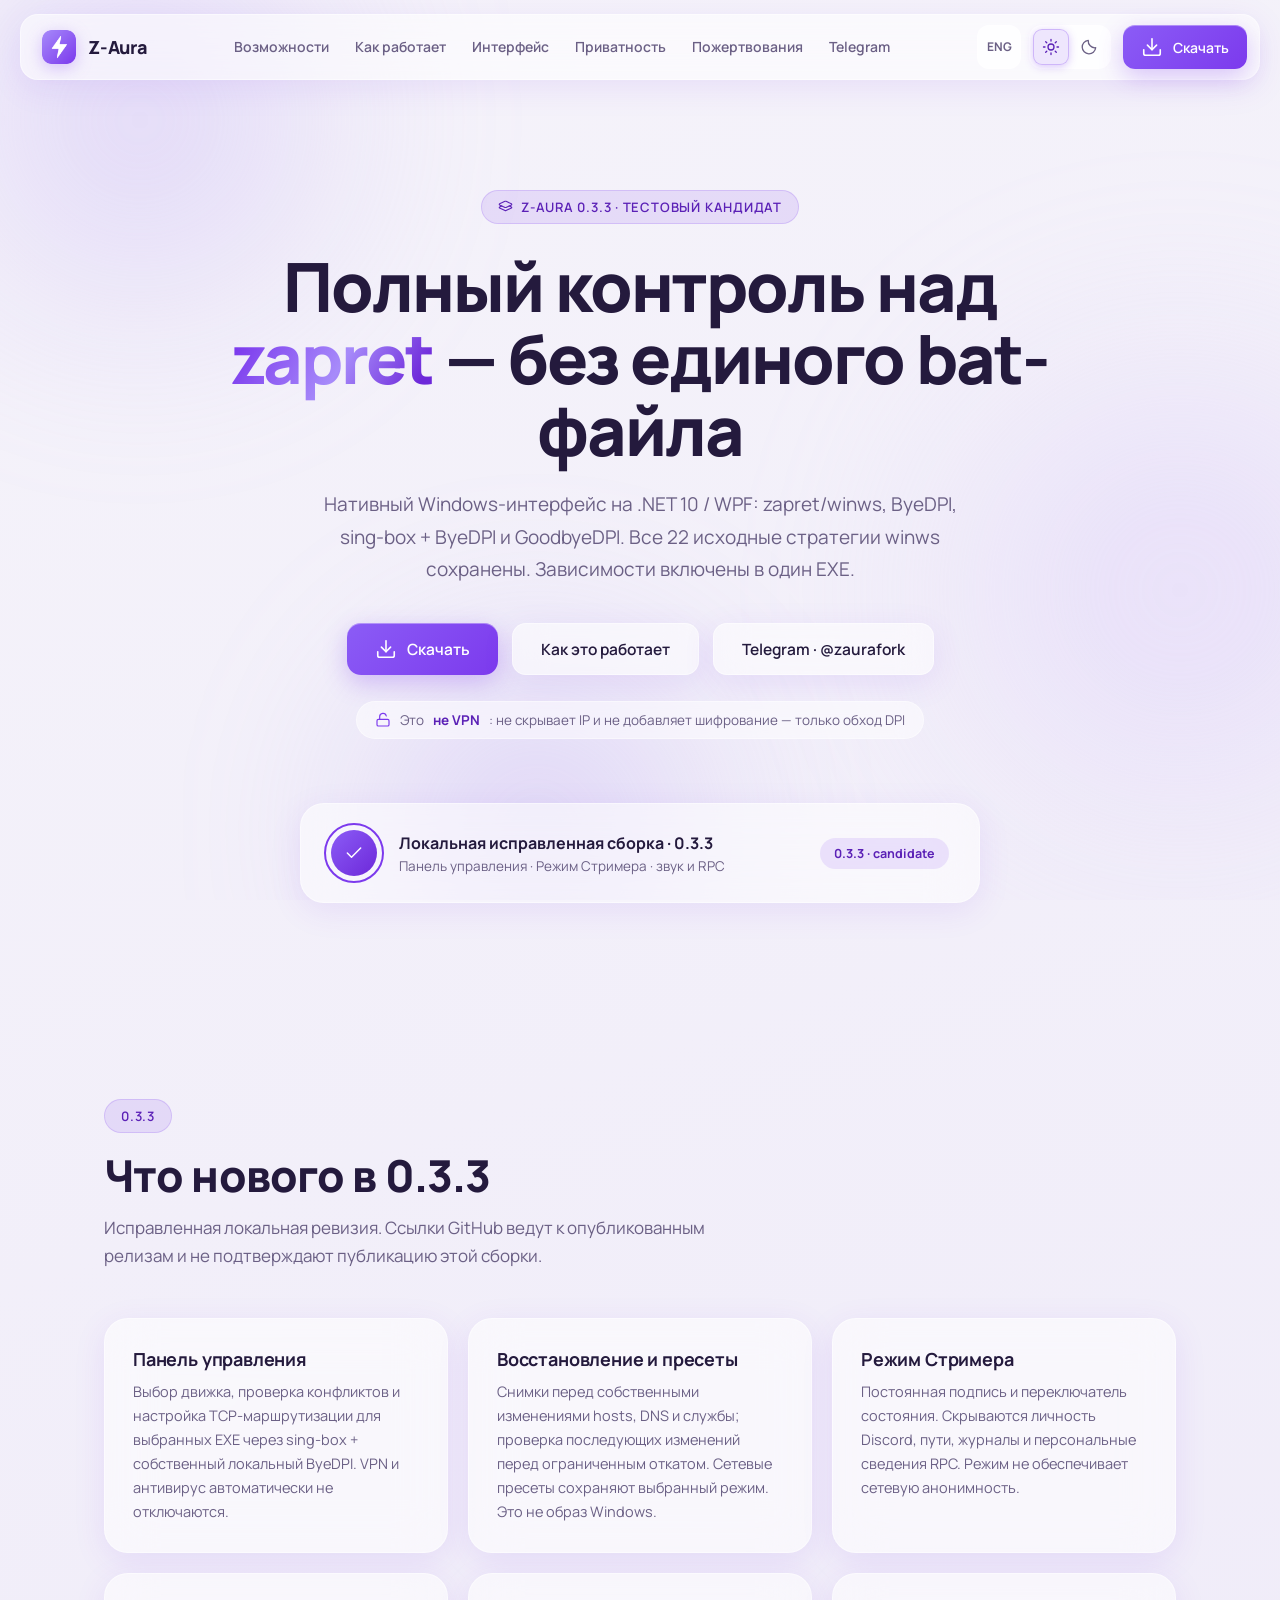
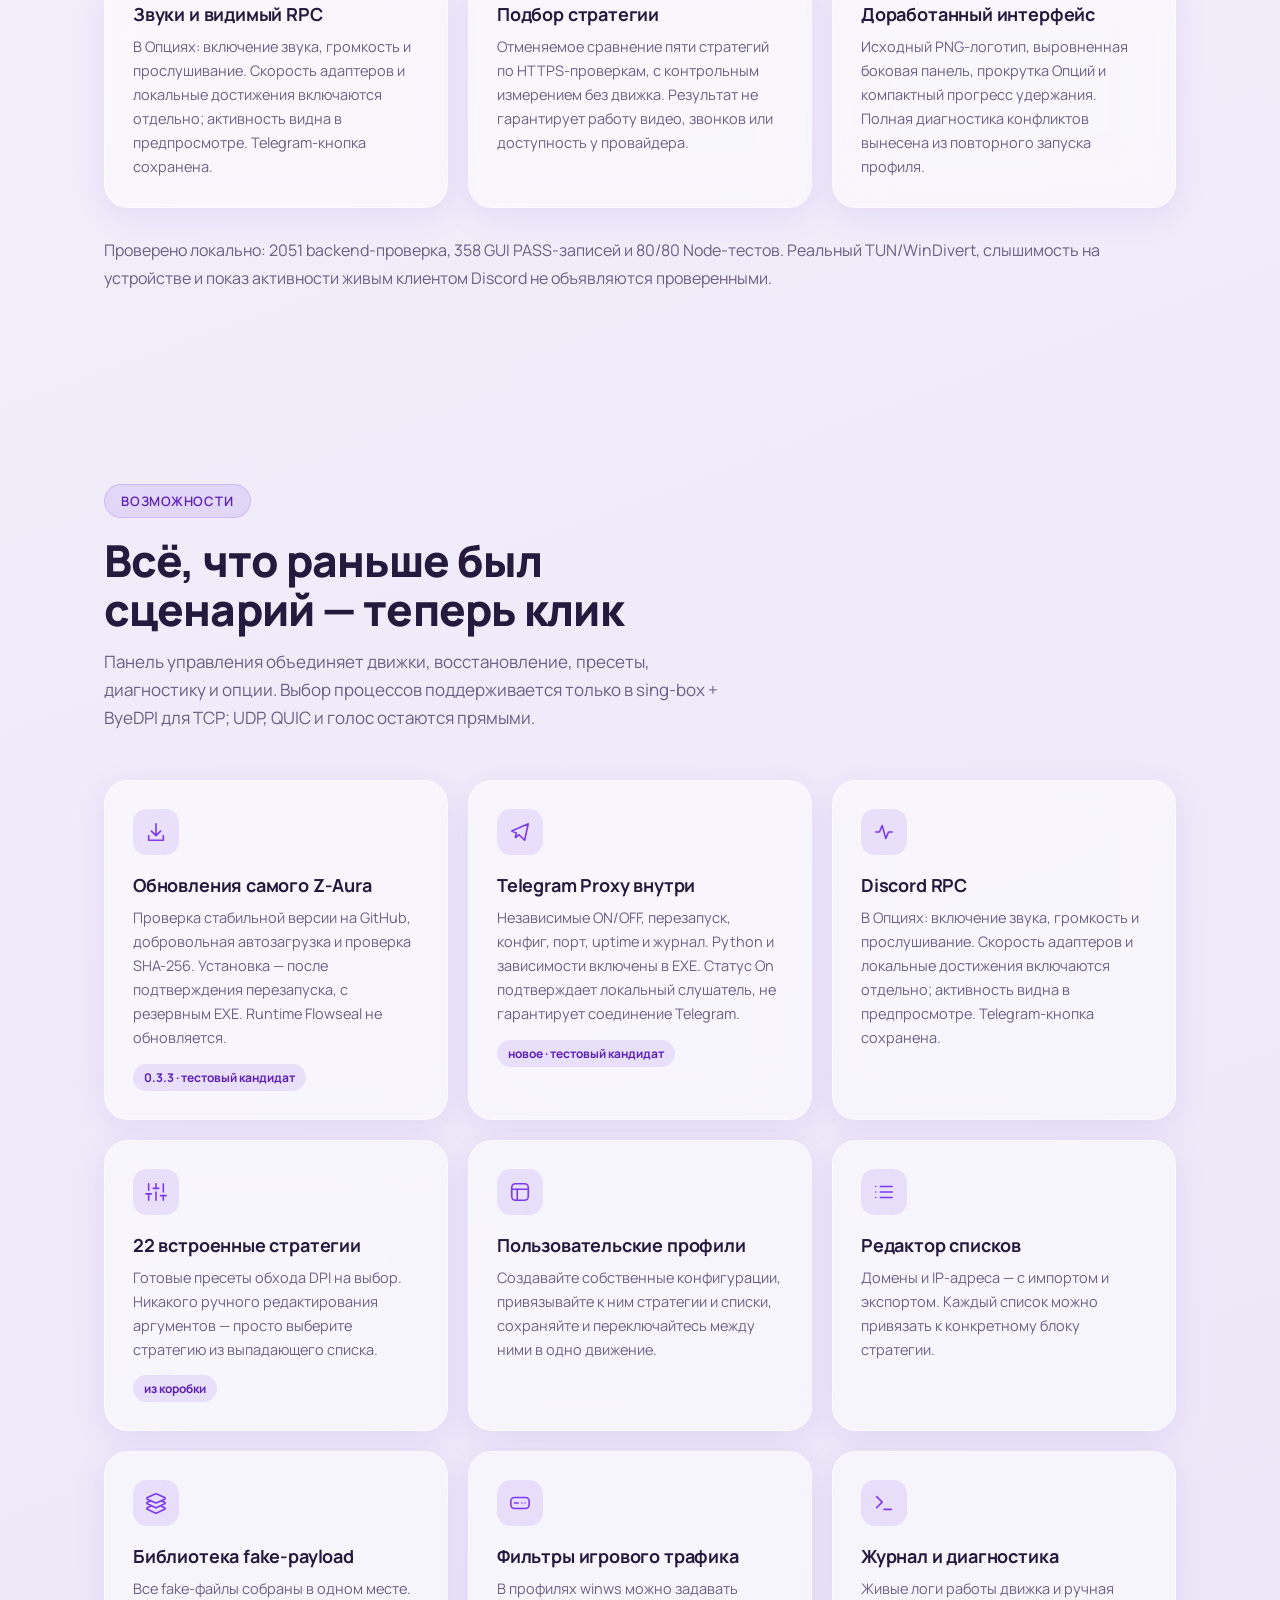
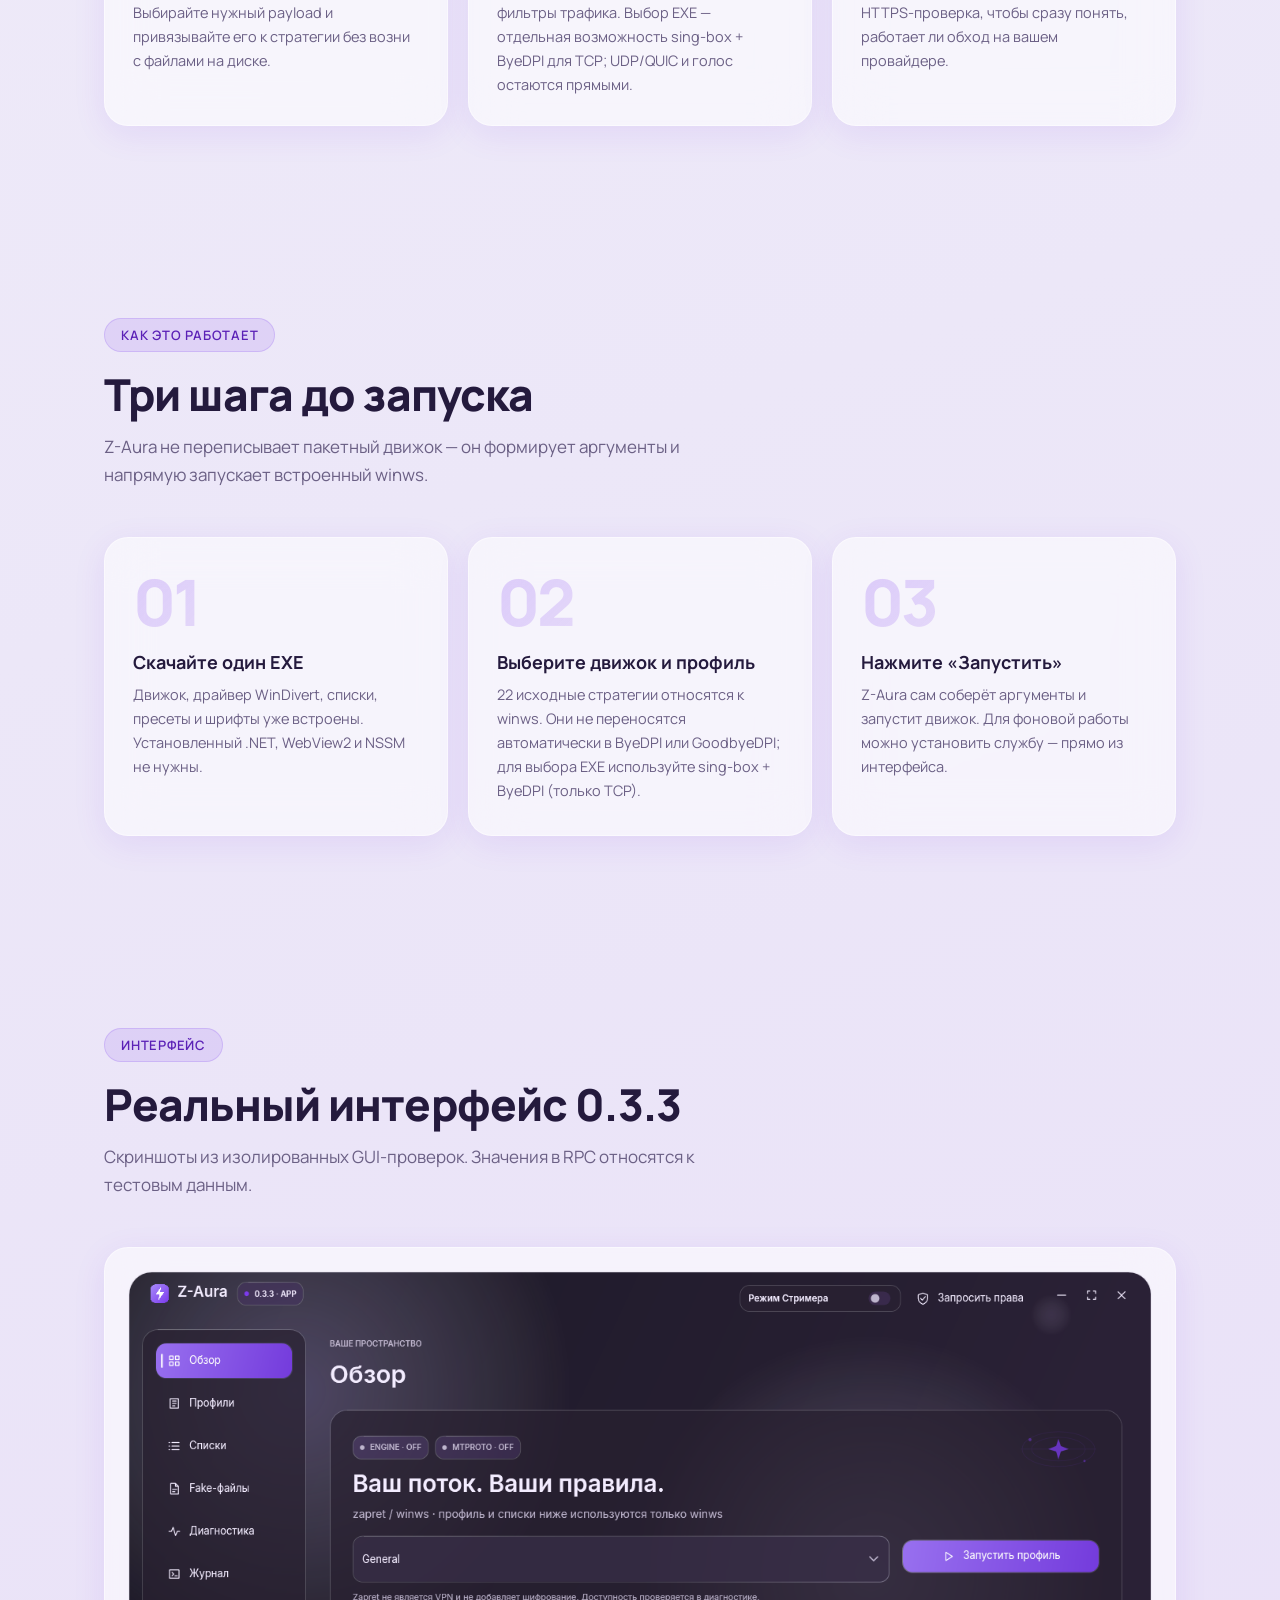
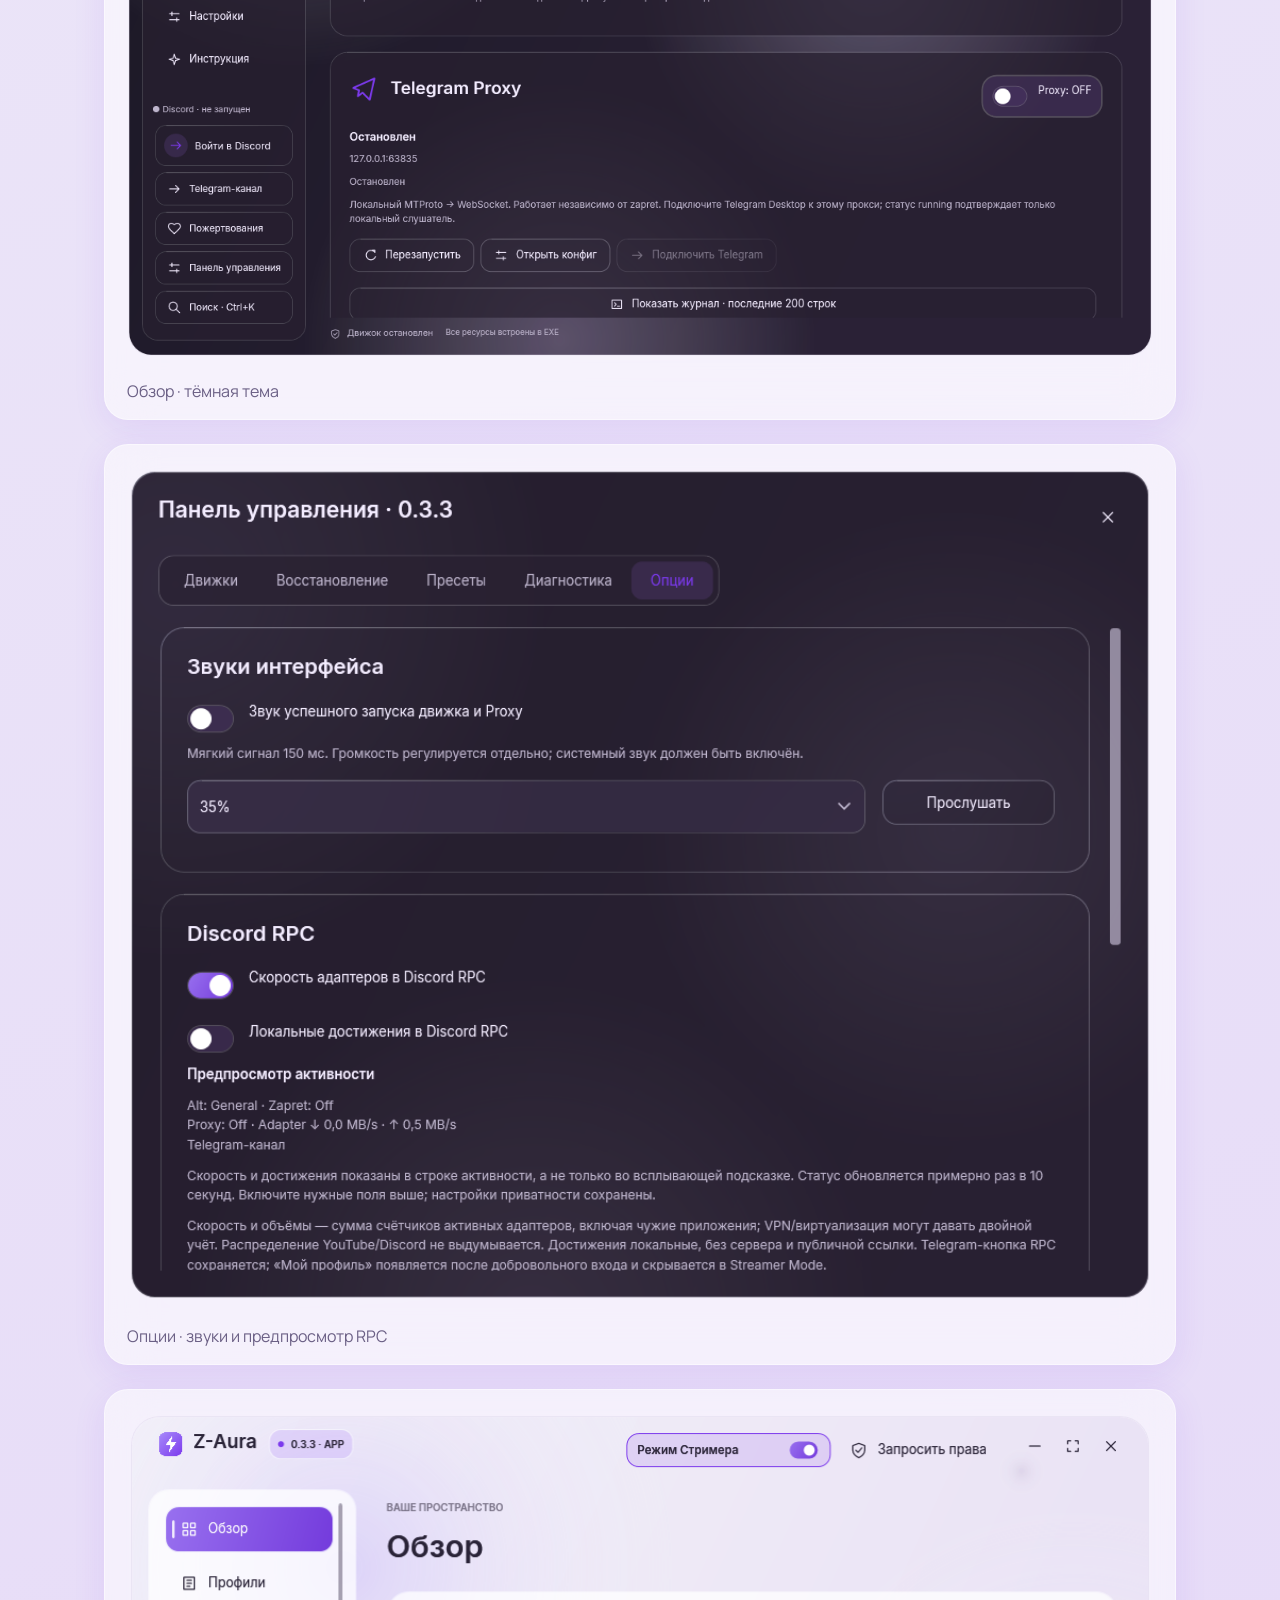
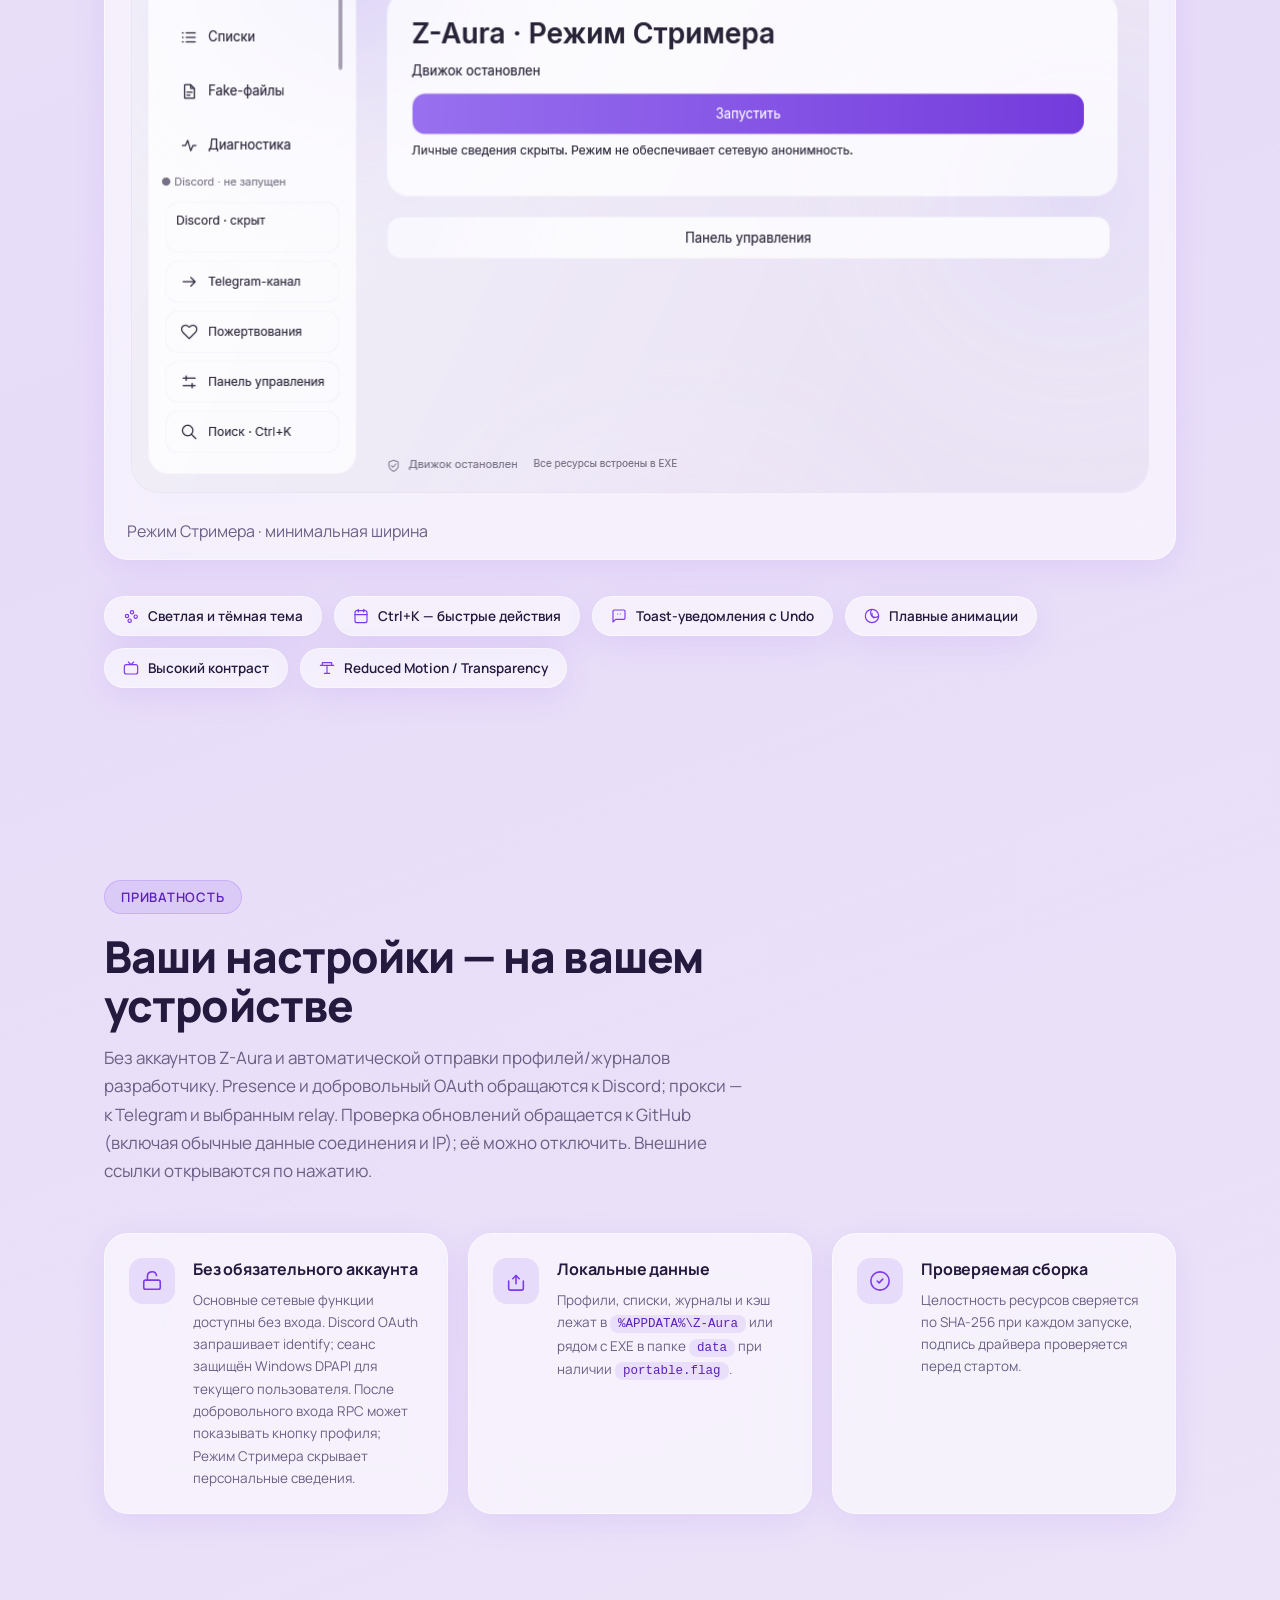
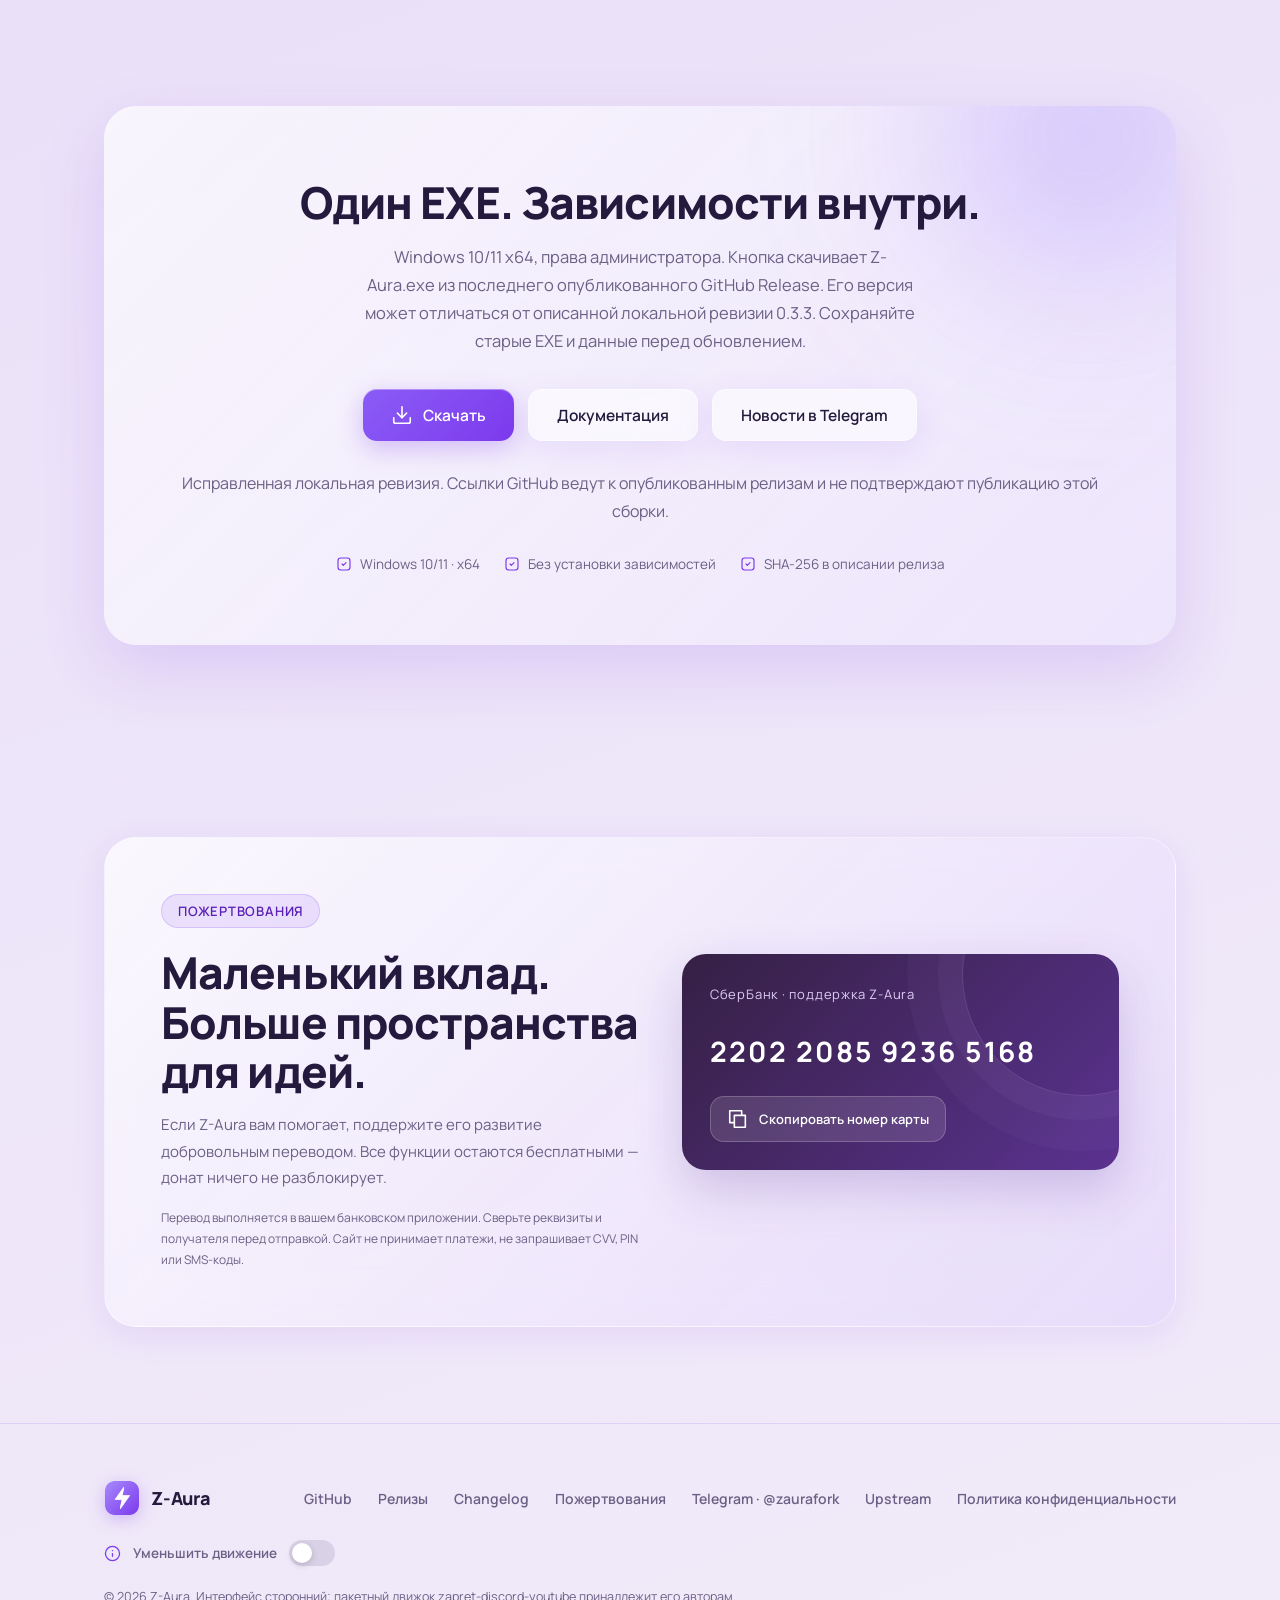
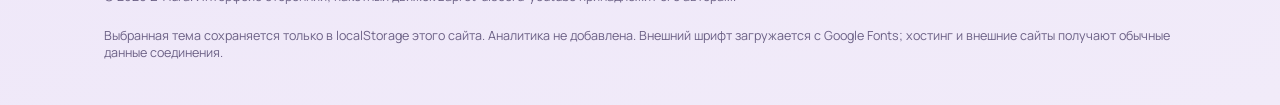
<file: index.html>
<!DOCTYPE html>
<html lang="ru">
<head>
<meta charset="UTF-8">
<meta name="viewport" content="width=device-width, initial-scale=1.0">
<title>Z-Aura — нативный интерфейс для zapret</title>
<meta name="description" content="Z-Aura 0.3.3: WPF-интерфейс для zapret и других движков, Telegram Proxy, восстановление, пресеты, Режим Стримера и Discord RPC. Не VPN.">
<link rel="icon" type="image/png" href="assets/logo.png">
<link rel="apple-touch-icon" href="assets/logo.png">
<link rel="preconnect" href="https://fonts.googleapis.com">
<link rel="preconnect" href="https://fonts.gstatic.com" crossorigin>
<link href="https://fonts.googleapis.com/css2?family=Manrope:wght@400;500;600;700;800&display=swap" rel="stylesheet">
<style>
:root{
  color-scheme:light;
  --accent:#7C3AED;
  --accent-2:#A78BFA;
  --accent-deep:#5B21B6;
  --accent-soft:rgba(124,58,237,.12);
  --accent-glow:rgba(124,58,237,.28);
  --text:#241A3D;
  --muted:#6B6085;
  --glass:rgba(255,255,255,.55);
  --glass-strong:rgba(255,255,255,.72);
  --glass-modal:rgba(255,255,255,.88);
  --stroke:rgba(255,255,255,.45);
  --shadow:0 8px 32px rgba(124,58,237,.10);
  --shadow-lg:0 24px 64px rgba(124,58,237,.16);
  --scroll-thumb:rgba(124,58,237,.35);
  --scroll-hover:rgba(124,58,237,.6);
  --spring:cubic-bezier(.34,1.56,.64,1);
  --ease:cubic-bezier(.22,1,.36,1);
  --radius:24px;
}
*{margin:0;padding:0;box-sizing:border-box}
::selection{background:var(--accent-glow);color:var(--accent-deep)}
html{scroll-behavior:smooth;scrollbar-width:thin;scrollbar-color:var(--scroll-thumb) transparent}
body{
  font-family:'Manrope','Inter',-apple-system,'Segoe UI',sans-serif;
  color:var(--text);
  background:linear-gradient(160deg,#f5f3fa 0%,#ece7f8 38%,#e7dcf8 68%,#f1ebf9 100%);
  min-height:100vh;
  overflow-x:hidden;
  -webkit-font-smoothing:antialiased;
}
::-webkit-scrollbar{width:10px;height:10px}
::-webkit-scrollbar-track{background:transparent}
::-webkit-scrollbar-thumb{background:var(--scroll-thumb);border:2px solid transparent;background-clip:padding-box;border-radius:999px}
::-webkit-scrollbar-thumb:hover{background-color:var(--scroll-hover)}
::-webkit-scrollbar-corner{background:transparent}
::-webkit-scrollbar-button{display:none;width:0;height:0}
@supports selector(::-webkit-scrollbar){html{scrollbar-width:auto;scrollbar-color:auto}}
:focus-visible{outline:2px solid var(--accent);outline-offset:3px;border-radius:8px;box-shadow:0 0 0 6px var(--accent-glow)}

/* ---------- Фон: анимированные блобы ---------- */
.bg{position:fixed;inset:0;z-index:-1;overflow:hidden}
.blob{position:absolute;border-radius:50%;filter:blur(90px);opacity:.5}
.blob-1{width:520px;height:520px;background:radial-gradient(circle,#c4b0f5,transparent 70%);top:-140px;left:-120px;animation:float1 22s ease-in-out infinite alternate}
.blob-2{width:640px;height:640px;background:radial-gradient(circle,#d9c8fa,transparent 70%);top:30%;right:-220px;animation:float2 26s ease-in-out infinite alternate}
.blob-3{width:460px;height:460px;background:radial-gradient(circle,#b9a4f2,transparent 70%);bottom:-160px;left:24%;animation:float1 30s ease-in-out infinite alternate-reverse}
@keyframes float1{from{transform:translate(0,0) scale(1)}to{transform:translate(70px,50px) scale(1.12)}}
@keyframes float2{from{transform:translate(0,0) scale(1)}to{transform:translate(-80px,60px) scale(1.08)}}

/* ---------- Общие ---------- */
.wrap{max-width:1120px;margin:0 auto;padding:0 24px}
.glass{
  background:var(--glass);
  -webkit-backdrop-filter:blur(24px);
  backdrop-filter:blur(24px);
  border:1px solid var(--stroke);
  box-shadow:var(--shadow);
}
section{padding:96px 0;position:relative}
.eyebrow{
  display:inline-flex;align-items:center;gap:8px;
  font-size:13px;font-weight:600;letter-spacing:.06em;text-transform:uppercase;
  color:var(--accent-deep);background:var(--accent-soft);
  border:1px solid rgba(124,58,237,.18);border-radius:999px;padding:7px 16px;
}
h2{font-size:clamp(30px,4vw,44px);font-weight:800;letter-spacing:-.02em;line-height:1.12}
.section-head{max-width:640px;margin-bottom:48px}
.section-head p{margin-top:14px;font-size:17px;line-height:1.65;color:var(--muted)}
.icon{width:22px;height:22px;stroke:currentColor;stroke-width:1.75;stroke-linecap:round;stroke-linejoin:round;fill:none;flex:none}

/* ---------- Кнопки ---------- */
.btn{
  display:inline-flex;align-items:center;gap:10px;
  padding:14px 28px;border-radius:14px;border:none;cursor:pointer;
  font-family:inherit;font-size:15.5px;font-weight:600;text-decoration:none;
  transition:transform .45s var(--spring),box-shadow .45s var(--ease),filter .3s;
  will-change:transform;
}
.btn:hover{transform:scale(1.02)}
.btn:active{transform:scale(.98)}
.btn-primary{
  color:#fff;background:linear-gradient(135deg,#8B5CF6,#7C3AED);
  box-shadow:0 8px 24px var(--accent-glow),inset 0 1px 0 rgba(255,255,255,.35);
}
.btn-primary:hover{box-shadow:0 12px 36px rgba(124,58,237,.42),inset 0 1px 0 rgba(255,255,255,.35)}
.btn-glass{
  color:var(--text);background:var(--glass);border:1px solid var(--stroke);
  -webkit-backdrop-filter:blur(16px);backdrop-filter:blur(16px);box-shadow:var(--shadow);
}
.btn-glass:hover{background:rgba(255,255,255,.72)}

/* ---------- Навигация ---------- */
.nav-outer{position:fixed;top:14px;left:0;right:0;z-index:100;padding:0 20px}
.nav{max-width:1240px;margin:0 auto;border-radius:18px;padding:10px 12px 10px 20px;display:grid;grid-template-columns:auto minmax(0,1fr) auto auto;align-items:center;gap:12px}
.logo{display:flex;align-items:center;gap:11px;font-weight:800;font-size:18px;letter-spacing:-.01em;text-decoration:none;color:var(--text);white-space:nowrap;flex-shrink:0}
.logo-mark{display:block;width:36px;height:36px;object-fit:contain;flex:none;filter:drop-shadow(0 4px 8px var(--accent-glow))}
.nav-links{display:flex;align-items:center;justify-content:center;gap:2px;min-width:0}
.nav-links a{
  text-decoration:none;color:var(--muted);font-size:14px;font-weight:600;white-space:nowrap;line-height:1.4;
  padding:11px 12px;border-radius:11px;transition:color .25s var(--ease),background .25s var(--ease);
}
.nav-links a:hover{color:var(--accent-deep);background:rgba(124,58,237,.09)}
.nav-links a.active{color:var(--accent-deep);background:rgba(124,58,237,.13);box-shadow:inset 0 0 0 1px rgba(124,58,237,.16)}
.btn-nav{padding:11px 18px;font-size:14px;border-radius:12px;justify-content:center;white-space:nowrap;min-height:44px}
@media(max-width:1180px){
  .nav{grid-template-columns:minmax(0,1fr) auto auto}
  .nav-links{grid-column:1/-1;grid-row:2;flex-wrap:wrap;border-top:1px solid var(--stroke);padding-top:8px}
  .hero{padding-top:220px}
}

/* ---------- Hero ---------- */
.hero{padding:190px 0 100px;text-align:center}
.hero h1{
  font-size:clamp(38px,6vw,68px);font-weight:800;letter-spacing:-.03em;line-height:1.06;
  margin:26px auto 22px;max-width:860px;
}
.hero h1 .grad{
  background:linear-gradient(120deg,#7C3AED 10%,#A78BFA 55%,#6D28D9 90%);
  -webkit-background-clip:text;background-clip:text;-webkit-text-fill-color:transparent;
}
.hero .lead{font-size:clamp(16px,2vw,19px);line-height:1.7;color:var(--muted);max-width:640px;margin:0 auto}
.hero-cta{display:flex;gap:14px;justify-content:center;flex-wrap:wrap;margin-top:38px}
.hero-note{display:inline-flex;align-items:center;gap:9px;margin-top:26px;font-size:13.5px;color:var(--muted);
  background:rgba(255,255,255,.5);border:1px solid var(--stroke);border-radius:999px;padding:9px 18px;
  -webkit-backdrop-filter:blur(12px);backdrop-filter:blur(12px)}
.hero-note b{color:var(--accent-deep)}

/* Статусная карточка в hero */
.hero-status{
  margin:64px auto 0;max-width:680px;border-radius:var(--radius);padding:26px 30px;
  text-align:left;display:grid;grid-template-columns:auto 1fr auto;gap:22px;align-items:center;
}
.status-dot{width:46px;height:46px;border-radius:50%;background:linear-gradient(135deg,#8B5CF6,#6D28D9);display:grid;place-items:center;position:relative}
.status-dot .icon{width:20px;height:20px;stroke:#fff}
.status-dot::before{content:"";position:absolute;inset:-7px;border-radius:50%;border:2px solid var(--accent);animation:pulse 2s ease-out infinite}
@keyframes pulse{0%{transform:scale(.85);opacity:.55}75%{transform:scale(1.45);opacity:0}100%{transform:scale(1.45);opacity:0}}
.hero-status .st-title{font-weight:700;font-size:16px}
.hero-status .st-sub{font-size:13.5px;color:var(--muted);margin-top:3px}
.mini-pill{font-size:12.5px;font-weight:700;color:var(--accent-deep);background:var(--accent-soft);border-radius:999px;padding:7px 14px;white-space:nowrap}

/* ---------- Карточки возможностей ---------- */
.grid{display:grid;grid-template-columns:repeat(auto-fit,minmax(min(100%,310px),1fr));gap:20px}
.card{border-radius:var(--radius);padding:28px;transition:transform .5s var(--spring),box-shadow .5s var(--ease)}
.card:hover{transform:translateY(-5px);box-shadow:var(--shadow-lg)}
.card .ico{width:46px;height:46px;border-radius:14px;background:var(--accent-soft);display:grid;place-items:center;color:var(--accent);margin-bottom:18px;transition:transform .5s var(--spring)}
.card:hover .ico{transform:scale(1.1) rotate(-4deg)}
.card h3{font-size:18px;font-weight:700;margin-bottom:9px;letter-spacing:-.01em}
.card p{font-size:14.5px;line-height:1.65;color:var(--muted)}
.card .tag{display:inline-block;margin-top:14px;font-size:12px;font-weight:700;color:var(--accent-deep);background:var(--accent-soft);padding:5px 11px;border-radius:999px}

/* ---------- Шаги ---------- */
.steps{display:grid;grid-template-columns:repeat(auto-fit,minmax(min(100%,280px),1fr));gap:20px}
.step{border-radius:var(--radius);padding:32px 28px;position:relative;overflow:hidden}
.step .num{
  font-size:64px;font-weight:800;line-height:1;letter-spacing:-.04em;
  background:linear-gradient(135deg,rgba(124,58,237,.22),rgba(124,58,237,.06));
  -webkit-background-clip:text;background-clip:text;-webkit-text-fill-color:transparent;
}
.step h3{font-size:18px;font-weight:700;margin:16px 0 9px}
.step p{font-size:14.5px;line-height:1.65;color:var(--muted)}
.step .code{font-size:12.5px;background:rgba(124,58,237,.10);color:var(--accent-deep);border-radius:8px;padding:2px 8px;font-family:'JetBrains Mono',Consolas,monospace}

/* ---------- Мокап интерфейса ---------- */
.app-window{border-radius:22px;overflow:hidden;box-shadow:var(--shadow-lg)}
.win-titlebar{display:flex;align-items:center;gap:8px;padding:13px 18px;background:var(--glass-strong);border-bottom:1px solid var(--stroke)}
.win-btn{width:12px;height:12px;border-radius:50%;border:none;cursor:pointer;transition:transform .4s var(--spring)}
.win-btn:hover{transform:scale(1.25)}
.win-btn-1{background:linear-gradient(135deg,#A78BFA,#7C3AED)}
.win-btn-2{background:rgba(124,58,237,.45)}
.win-btn-3{background:rgba(124,58,237,.25)}
.win-title{margin-left:10px;font-size:12.5px;font-weight:600;color:var(--muted)}
.win-body{display:grid;grid-template-columns:200px minmax(0,1fr);min-height:380px}
.win-side{padding:18px 12px;border-right:1px solid var(--stroke);background:rgba(255,255,255,.35);display:flex;flex-direction:column;gap:4px}
.win-nav{display:flex;align-items:center;gap:11px;padding:10px 13px;border-radius:11px;font-size:13.5px;font-weight:600;color:var(--muted);cursor:pointer;transition:all .35s var(--ease)}
.win-nav .icon{width:17px;height:17px}
.win-nav:hover{color:var(--accent-deep);background:rgba(124,58,237,.08)}
.win-nav.active{color:var(--accent-deep);background:rgba(124,58,237,.14);box-shadow:inset 0 0 0 1px rgba(124,58,237,.18)}
.win-main{padding:24px;display:flex;flex-direction:column;gap:16px}
.win-card{border-radius:16px;background:rgba(255,255,255,.55);border:1px solid var(--stroke);padding:18px 20px}
.win-card .row{display:flex;align-items:center;justify-content:space-between;gap:12px}
.win-card .lab{font-size:12px;font-weight:700;letter-spacing:.05em;text-transform:uppercase;color:var(--muted)}
.win-card .val{font-size:15px;font-weight:700;margin-top:5px}
.win-run{
  margin-top:auto;display:flex;align-items:center;justify-content:center;gap:11px;
  padding:17px;border-radius:14px;border:none;cursor:pointer;
  font-family:inherit;font-size:15px;font-weight:700;color:#fff;
  background:linear-gradient(135deg,#8B5CF6,#7C3AED);
  box-shadow:0 8px 24px var(--accent-glow);position:relative;
  transition:transform .45s var(--spring);
}
.win-run:hover{transform:scale(1.02)}
.win-run:active{transform:scale(.98)}
.win-run::after{content:"";position:absolute;inset:-6px;border-radius:18px;border:2px solid var(--accent);opacity:0;animation:pulse 2.2s ease-out infinite}
.win-run .icon{width:18px;height:18px;stroke:#fff;stroke-width:2.2;fill:#fff;stroke:none}
.win-log{font-family:Consolas,'JetBrains Mono',monospace;font-size:11.5px;line-height:1.9;color:var(--muted)}
.win-log b{color:var(--accent-deep);font-weight:700}
.ui-features{margin-top:36px;display:flex;flex-wrap:wrap;gap:12px}
.chip{display:inline-flex;align-items:center;gap:9px;font-size:13.5px;font-weight:600;color:var(--text);
  background:var(--glass);border:1px solid var(--stroke);border-radius:999px;padding:10px 18px;
  -webkit-backdrop-filter:blur(12px);backdrop-filter:blur(12px);box-shadow:var(--shadow);transition:transform .45s var(--spring)}
.chip:hover{transform:translateY(-3px)}
.chip .icon{width:16px;height:16px;color:var(--accent)}

/* ---------- Приватность ---------- */
.priv{display:grid;grid-template-columns:repeat(auto-fit,minmax(260px,1fr));gap:20px}
.priv .card{display:flex;gap:18px;align-items:flex-start;padding:24px}
.priv .ico{margin-bottom:0;flex:none}
.priv h3{font-size:16px}
.priv p{font-size:13.5px}
.priv .path{font-size:12.5px;background:rgba(124,58,237,.10);color:var(--accent-deep);border-radius:8px;padding:2px 8px;font-family:Consolas,monospace}

/* ---------- Download ---------- */
.dl{border-radius:32px;padding:clamp(40px,6vw,72px);text-align:center;position:relative;overflow:hidden;
  background:linear-gradient(135deg,rgba(255,255,255,.65),rgba(237,229,252,.75));box-shadow:var(--shadow-lg)}
.dl::before{content:"";position:absolute;width:420px;height:420px;border-radius:50%;filter:blur(80px);
  background:radial-gradient(circle,rgba(167,139,250,.55),transparent 70%);top:-180px;right:-120px;pointer-events:none}
.dl h2{position:relative}
.dl .lead{position:relative;max-width:560px;margin:16px auto 0;font-size:16.5px;line-height:1.7;color:var(--muted)}
.dl-cta{position:relative;display:flex;gap:14px;justify-content:center;flex-wrap:wrap;margin-top:34px}
.dl-meta{position:relative;display:flex;gap:24px;justify-content:center;flex-wrap:wrap;margin-top:30px;font-size:13.5px;color:var(--muted)}
.dl-meta span{display:inline-flex;align-items:center;gap:8px}
.dl-meta .icon{width:16px;height:16px;color:var(--accent)}

/* ---------- Footer ---------- */
footer{padding:56px 0 44px;border-top:1px solid rgba(124,58,237,.14)}
.foot{display:flex;align-items:center;justify-content:space-between;gap:24px;flex-wrap:wrap}
.foot-links{display:flex;gap:26px;flex-wrap:wrap}
.foot-links a{text-decoration:none;color:var(--muted);font-size:14px;font-weight:600;transition:color .3s}
.foot-links a:hover{color:var(--accent-deep)}
.a11y{display:flex;align-items:center;gap:12px;font-size:13.5px;font-weight:600;color:var(--muted)}
.switch{width:46px;height:26px;border-radius:13px;border:none;cursor:pointer;background:#d9d2e6;position:relative;transition:background .4s var(--ease);flex:none}
.switch::after{content:"";position:absolute;top:3px;left:3px;width:20px;height:20px;border-radius:50%;background:#fff;box-shadow:0 2px 6px rgba(36,26,61,.2);transition:transform .45s var(--spring)}
.switch[aria-checked="true"]{background:var(--accent)}
.switch[aria-checked="true"]::after{transform:translateX(20px)}
.copy{font-size:12.5px;color:var(--muted);margin-top:22px}
/* ---------- Support: an optional gift, never a paywall ---------- */
.donate-panel{display:grid;grid-template-columns:1.1fr 1fr;gap:40px;align-items:center;border-radius:32px;padding:clamp(28px,5vw,56px);overflow:hidden;background:linear-gradient(135deg,rgba(255,255,255,.72),rgba(227,214,251,.7))}
.donate-panel p{font-size:15px;line-height:1.75;color:var(--muted);margin-top:16px}
.donate-card{position:relative;padding:28px;border-radius:24px;background:linear-gradient(135deg,#352044,#5b3290);color:#fff;box-shadow:0 20px 50px rgba(77,36,133,.2);overflow:hidden}
.donate-card::before{content:"";position:absolute;width:240px;height:240px;right:-85px;top:-100px;border:1px solid rgba(216,192,255,.18);border-radius:50%;box-shadow:0 0 0 24px rgba(216,192,255,.04),0 0 0 55px rgba(216,192,255,.03);pointer-events:none}
.donate-card .bank{font-size:13px;letter-spacing:.06em;color:#ddccf5;position:relative}
.donate-card .card-number{display:block;position:relative;margin:28px 0 26px;font-size:clamp(18px,2.3vw,28px);letter-spacing:.08em;font-weight:700;white-space:nowrap;user-select:all}
.donate-card .btn{position:relative;font-size:13px;padding:11px 16px;background:rgba(255,255,255,.12);border:1px solid rgba(255,255,255,.2);color:#fff}
.donate-status{min-height:24px;font-size:12px!important;color:var(--accent-deep)!important}
@media(max-width:800px){.donate-panel{grid-template-columns:1fr;gap:24px}.donate-card .card-number{font-size:clamp(17px,4.5vw,27px)}}

/* ---------- Reveal-анимации ---------- */
.reveal{opacity:0;transform:translateY(26px);transition:opacity .7s var(--ease),transform .7s var(--spring)}
.reveal.visible{opacity:1;transform:translateY(0)}

/* ---------- Reduced motion ---------- */
html.reduce-motion{scroll-behavior:auto}
html.reduce-motion .blob,html.reduce-motion .status-dot::before,html.reduce-motion .win-run::after{animation:none}
html.reduce-motion .reveal{transition:opacity .1s linear;transform:none}
html.reduce-motion .btn,html.reduce-motion .card,html.reduce-motion .chip,html.reduce-motion .switch::after{transition-duration:.1s}

@media (max-width:900px){
  .win-body{grid-template-columns:minmax(0,1fr)}
  .win-side{flex-direction:row;overflow-x:auto;border-right:none;border-bottom:1px solid var(--stroke)}
  .win-nav{white-space:nowrap}
  section{padding:72px 0}
}
@media (max-width:640px){
  .nav-outer{padding:0 12px;top:10px}
  .nav{grid-template-columns:minmax(0,1fr) auto;padding:12px;gap:8px}
  .nav-links{gap:2px}
  .nav-links a{font-size:12px;padding:8px 9px}
  .nav .btn-nav{grid-column:1/-1;grid-row:3}
  .win-main{min-width:0;padding:16px}
  .win-card .row{flex-wrap:wrap}
  .win-card .mini-pill{max-width:100%;white-space:normal}
  .win-log{overflow-wrap:anywhere}
  .hero{padding:260px 0 72px}
  .hero-status{grid-template-columns:auto 1fr;padding:20px}
  .hero-status .mini-pill{display:none}
}
html[data-theme="dark"]{color-scheme:dark;--text:#f3ecff;--muted:#c4b9d3;--accent:#b997ff;--accent-deep:#d0b3ff;--accent-soft:rgba(180,135,255,.16);--glass:rgba(40,33,49,.82);--glass-strong:rgba(48,39,59,.95);--glass-modal:#30273b;--stroke:rgba(205,176,239,.24);--shadow:0 8px 32px #0003;--shadow-lg:0 24px 64px #0005}
html[data-theme="dark"] body{background:linear-gradient(160deg,#1c1825,#281e36 55%,#241b30)}
html[data-theme="dark"] .hero h1 .grad{background-image:linear-gradient(120deg,#b997ff,#dfcaff,#c5a2ff)}
html[data-theme="dark"] .hero-note,html[data-theme="dark"] .win-side,html[data-theme="dark"] .win-card{background:var(--glass)}
html[data-theme="dark"] .dl,html[data-theme="dark"] .donate-panel{background:linear-gradient(135deg,#30273b,#3d2b50)}
html[data-theme="dark"] .btn-glass:hover{background:var(--glass-strong)}
html[data-theme="dark"]{--scroll-thumb:rgba(200,168,255,.4);--scroll-hover:rgba(200,168,255,.7)}
.site-preferences{display:flex;align-items:center;gap:8px;justify-self:end}
.site-preferences [data-language-link]{display:grid;place-items:center;min-width:44px;min-height:44px;padding:8px;font-family:inherit;font-size:12px;font-weight:700;line-height:1;color:var(--muted);background:var(--glass-strong);border:1px solid var(--stroke);border-radius:12px;text-decoration:none;transition:background .2s,color .2s}
.site-preferences [data-language-link]:hover{color:var(--accent-deep);background:var(--accent-soft)}
.theme-picker{display:flex;gap:2px;padding:3px;border:1px solid var(--stroke);border-radius:13px;background:var(--glass-strong)}
.theme-picker button{appearance:none;position:relative;display:grid;place-items:center;width:36px;height:36px;padding:0;border:1px solid transparent;border-radius:9px;background:transparent;color:var(--muted);cursor:pointer;transition:background .2s,color .2s,box-shadow .2s}
.theme-picker .icon{width:18px;height:18px;pointer-events:none}
.theme-picker button::after{content:attr(aria-label);position:absolute;top:calc(100% + 10px);right:0;z-index:5;width:max-content;padding:8px 10px;border:1px solid var(--stroke);border-radius:10px;background:var(--glass-modal);color:var(--text);box-shadow:var(--shadow);font:600 12px/1.4 'Manrope',sans-serif;opacity:0;visibility:hidden;pointer-events:none}
.theme-picker button:not(:disabled):hover::after,.theme-picker button:focus-visible::after{opacity:1;visibility:visible}
.theme-picker button:hover{color:var(--accent-deep);background:var(--accent-soft)}
.theme-picker button[aria-checked="true"]{color:var(--accent-deep);background:var(--accent-soft);border-color:var(--accent-glow);box-shadow:0 2px 8px var(--accent-glow)}
.theme-picker button:disabled{cursor:default;opacity:.55}
html.reduce-motion .theme-picker button,html.reduce-motion .site-preferences a{transition:none}
@media(prefers-reduced-motion:reduce){html{scroll-behavior:auto}.blob,.status-dot::before,.win-run::after{animation:none}.reveal{opacity:1;transform:none;transition:none}.theme-picker button,.site-preferences a,.nav-links a{transition:none}}
@media(prefers-reduced-transparency:reduce){.glass,.btn-glass,.chip{background:var(--glass-modal);backdrop-filter:none}}
@media(forced-colors:active){html{scrollbar-color:auto}body,.glass,.dl,.donate-panel,.win-card{background:Canvas;color:CanvasText;box-shadow:none}.hero h1 .grad{background:none;-webkit-text-fill-color:CanvasText}.btn,.site-preferences a,.theme-picker{border:1px solid ButtonText}.theme-picker button{color:ButtonText;box-shadow:none}.theme-picker button[aria-checked="true"]{border:2px solid Highlight;color:Highlight}}
.screenshot{padding:14px;margin:0 0 24px;border-radius:24px;overflow:hidden}.screenshot img{display:block;width:100%;height:auto;border-radius:14px}.screenshot figcaption{padding:14px 8px 2px;color:var(--muted);line-height:1.5}.release-evidence{margin-top:28px;color:var(--muted);line-height:1.75;overflow-wrap:anywhere}@media(max-width:600px){.screenshot{padding:7px;border-radius:16px}.screenshot img{border-radius:10px}.hero-status{flex-wrap:wrap}}
</style>
</head>
<body>

<div class="bg" aria-hidden="true">
  <div class="blob blob-1"></div>
  <div class="blob blob-2"></div>
  <div class="blob blob-3"></div>
</div>

<!-- ================= НАВИГАЦИЯ ================= -->
<div class="nav-outer">
  <nav class="nav glass" aria-label="Основная навигация">
    <a class="logo" href="#top" aria-label="Z-Aura — на главную">
      <img class="logo-mark" src="assets/logo.png" alt="" width="36" height="36">
      Z-Aura
    </a>
    <div class="nav-links">
      <a href="#features">Возможности</a>
      <a href="#how">Как работает</a>
      <a href="#interface">Интерфейс</a>
      <a href="#privacy">Приватность</a>
      <a href="#donate">Пожертвования</a>
      <a href="https://t.me/zaurafork" target="_blank" rel="noopener noreferrer">Telegram</a>
    </div>
    <div class="site-preferences" aria-label="Язык и оформление">
      <a href="index.en.html" lang="en" data-language-link>ENG</a>
      <div class="theme-picker" data-theme-picker role="radiogroup" aria-label="Тема сайта">
        <button type="button" role="radio" data-theme-choice="light" aria-checked="true" aria-label="Светлая тема" tabindex="0" disabled>
          <svg class="icon" viewBox="0 0 24 24" aria-hidden="true"><circle cx="12" cy="12" r="4"/><path d="M12 2v2m0 16v2M2 12h2m16 0h2M4.93 4.93l1.42 1.42m11.3 11.3 1.42 1.42M4.93 19.07l1.42-1.42m11.3-11.3 1.42-1.42"/></svg>
        </button>
        <button type="button" role="radio" data-theme-choice="dark" aria-checked="false" aria-label="Тёмная тема" tabindex="-1" disabled>
          <svg class="icon" viewBox="0 0 24 24" aria-hidden="true"><path d="M20.9 13A9 9 0 0 1 11 3.1 9 9 0 1 0 20.9 13Z"/></svg>
        </button>
      </div>
    </div>
    <a class="btn btn-primary btn-nav" href="https://github.com/dopebeanie/Z-Aura/releases/latest/download/Z-Aura.exe" title="Скачать Z-Aura.exe">
      <svg class="icon" viewBox="0 0 24 24"><path d="M21 15v4a2 2 0 0 1-2 2H5a2 2 0 0 1-2-2v-4"/><path d="m7 10 5 5 5-5"/><path d="M12 15V3"/></svg>
      Скачать
    </a>
  </nav>
</div>

<!-- ================= HERO ================= -->
<section class="hero" id="top">
  <div class="wrap">
    <span class="eyebrow reveal">
      <svg class="icon" style="width:15px;height:15px" viewBox="0 0 24 24"><path d="m12.83 2.18a2 2 0 0 0-1.66 0L2.6 6.08a1 1 0 0 0 0 1.83l8.58 3.91a2 2 0 0 0 1.66 0l8.58-3.9a1 1 0 0 0 0-1.83Z"/><path d="m6.08 9.5-3.5 1.6a1 1 0 0 0 0 1.81l8.6 3.91a2 2 0 0 0 1.65 0l8.58-3.9a1 1 0 0 0 0-1.83l-3.5-1.59"/></svg>
      Z-Aura 0.3.3 · тестовый кандидат
    </span>
    <h1 class="reveal">Полный контроль над <span class="grad">zapret</span> — без единого bat-файла</h1>
    <p class="lead reveal">Нативный Windows-интерфейс на .NET 10 / WPF: zapret/winws, ByeDPI, sing-box + ByeDPI и GoodbyeDPI. Все 22 исходные стратегии winws сохранены. Зависимости включены в один EXE.</p>
    <div class="hero-cta reveal">
      <a class="btn btn-primary" href="https://github.com/dopebeanie/Z-Aura/releases/latest/download/Z-Aura.exe" title="Скачать Z-Aura.exe">
        <svg class="icon" viewBox="0 0 24 24"><path d="M21 15v4a2 2 0 0 1-2 2H5a2 2 0 0 1-2-2v-4"/><path d="m7 10 5 5 5-5"/><path d="M12 15V3"/></svg>
        Скачать
      </a>
      <a class="btn btn-glass" href="#how">Как это работает</a>
      <a class="btn btn-glass" href="https://t.me/zaurafork" target="_blank" rel="noopener noreferrer">Telegram · @zaurafork</a>
    </div>
    <div class="reveal">
      <span class="hero-note">
        <svg class="icon" style="width:16px;height:16px;color:var(--accent)" viewBox="0 0 24 24"><rect x="3" y="11" width="18" height="10" rx="2"/><path d="M7 11V7a5 5 0 0 1 9.9-1"/></svg>
        Это <b>не VPN</b>: не скрывает IP и не добавляет шифрование — только обход DPI
      </span>
    </div>

    <div class="hero-status glass reveal" role="status">
      <span class="status-dot" aria-hidden="true">
        <svg class="icon" viewBox="0 0 24 24"><path d="M20 6 9 17l-5-5"/></svg>
      </span>
      <div>
        <div class="st-title">Локальная исправленная сборка · 0.3.3</div>
        <div class="st-sub">Панель управления · Режим Стримера · звук и RPC</div>
      </div>
      <span class="mini-pill">0.3.3 · candidate</span>
    </div>
  </div>
</section>

<!-- ================= ВОЗМОЖНОСТИ ================= -->
<section id="update"><div class="wrap"><div class="section-head reveal"><span class="eyebrow">0.3.3</span><h2 style="margin-top:18px">Что нового в 0.3.3</h2><p>Исправленная локальная ревизия. Ссылки GitHub ведут к опубликованным релизам и не подтверждают публикацию этой сборки.</p></div><div class="grid"><article class="card glass reveal"><h3>Панель управления</h3><p>Выбор движка, проверка конфликтов и настройка TCP-маршрутизации для выбранных EXE через sing-box + собственный локальный ByeDPI. VPN и антивирус автоматически не отключаются.</p></article>
<article class="card glass reveal"><h3>Восстановление и пресеты</h3><p>Снимки перед собственными изменениями hosts, DNS и службы; проверка последующих изменений перед ограниченным откатом. Сетевые пресеты сохраняют выбранный режим. Это не образ Windows.</p></article>
<article class="card glass reveal"><h3>Режим Стримера</h3><p>Постоянная подпись и переключатель состояния. Скрываются личность Discord, пути, журналы и персональные сведения RPC. Режим не обеспечивает сетевую анонимность.</p></article>
<article class="card glass reveal"><h3>Звуки и видимый RPC</h3><p>В Опциях: включение звука, громкость и прослушивание. Скорость адаптеров и локальные достижения включаются отдельно; активность видна в предпросмотре. Telegram-кнопка сохранена.</p></article>
<article class="card glass reveal"><h3>Подбор стратегии</h3><p>Отменяемое сравнение пяти стратегий по HTTPS-проверкам, с контрольным измерением без движка. Результат не гарантирует работу видео, звонков или доступность у провайдера.</p></article>
<article class="card glass reveal"><h3>Доработанный интерфейс</h3><p>Исходный PNG-логотип, выровненная боковая панель, прокрутка Опций и компактный прогресс удержания. Полная диагностика конфликтов вынесена из повторного запуска профиля.</p></article></div><p class="release-evidence">Проверено локально: 2051 backend-проверка, 358 GUI PASS-записей и 80/80 Node-тестов. Реальный TUN/WinDivert, слышимость на устройстве и показ активности живым клиентом Discord не объявляются проверенными.</p></div></section>
<section id="features">
  <div class="wrap">
    <div class="section-head reveal">
      <span class="eyebrow">Возможности</span>
      <h2 style="margin-top:18px">Всё, что раньше был сценарий — теперь клик</h2>
      <p>Панель управления объединяет движки, восстановление, пресеты, диагностику и опции. Выбор процессов поддерживается только в sing-box + ByeDPI для TCP; UDP, QUIC и голос остаются прямыми.</p>
    </div>
    <div class="grid">
      <div class="card glass reveal">
        <span class="ico"><svg class="icon" viewBox="0 0 24 24"><path d="M12 3v13m-5-5 5 5 5-5M4 16v5h16v-5"/></svg></span>
        <h3>Обновления самого Z-Aura</h3>
        <p>Проверка стабильной версии на GitHub, добровольная автозагрузка и проверка SHA-256. Установка — после подтверждения перезапуска, с резервным EXE. Runtime Flowseal не обновляется.</p>
        <span class="tag">0.3.3 · тестовый кандидат</span>
      </div>
      <div class="card glass reveal">
        <span class="ico"><svg class="icon" viewBox="0 0 24 24"><path d="m3 11 18-8-4 18-6-6-4 3 1-5Z"/></svg></span>
        <h3>Telegram Proxy внутри</h3>
        <p>Независимые ON/OFF, перезапуск, конфиг, порт, uptime и журнал. Python и зависимости включены в EXE. Статус On подтверждает локальный слушатель, не гарантирует соединение Telegram.</p>
        <span class="tag">новое · тестовый кандидат</span>
      </div>
      <div class="card glass reveal">
        <span class="ico"><svg class="icon" viewBox="0 0 24 24"><path d="M3 12h4l3-7 4 14 3-7h4"/></svg></span>
        <h3>Discord RPC</h3>
        <p>В Опциях: включение звука, громкость и прослушивание. Скорость адаптеров и локальные достижения включаются отдельно; активность видна в предпросмотре. Telegram-кнопка сохранена.</p>
      </div>
      <div class="card glass reveal">
        <span class="ico"><svg class="icon" viewBox="0 0 24 24"><path d="M4 21v-7"/><path d="M4 10V3"/><path d="M12 21v-9"/><path d="M12 8V3"/><path d="M20 21v-5"/><path d="M20 12V3"/><path d="M1 14h6"/><path d="M9 8h6"/><path d="M17 16h6"/></svg></span>
        <h3>22 встроенные стратегии</h3>
        <p>Готовые пресеты обхода DPI на выбор. Никакого ручного редактирования аргументов — просто выберите стратегию из выпадающего списка.</p>
        <span class="tag">из коробки</span>
      </div>
      <div class="card glass reveal">
        <span class="ico"><svg class="icon" viewBox="0 0 24 24"><rect x="3" y="3" width="18" height="18" rx="4"/><path d="M3 9h18"/><path d="M9 21V9"/></svg></span>
        <h3>Пользовательские профили</h3>
        <p>Создавайте собственные конфигурации, привязывайте к ним стратегии и списки, сохраняйте и переключайтесь между ними в одно движение.</p>
      </div>
      <div class="card glass reveal">
        <span class="ico"><svg class="icon" viewBox="0 0 24 24"><path d="M8 6h13"/><path d="M8 12h13"/><path d="M8 18h13"/><path d="M3 6h.01"/><path d="M3 12h.01"/><path d="M3 18h.01"/></svg></span>
        <h3>Редактор списков</h3>
        <p>Домены и IP-адреса — с импортом и экспортом. Каждый список можно привязать к конкретному блоку стратегии.</p>
      </div>
      <div class="card glass reveal">
        <span class="ico"><svg class="icon" viewBox="0 0 24 24"><path d="M12.83 2.18a2 2 0 0 0-1.66 0L2.6 6.08a1 1 0 0 0 0 1.83l8.58 3.91a2 2 0 0 0 1.66 0l8.58-3.9a1 1 0 0 0 0-1.83Z"/><path d="m6.08 9.5-3.5 1.6a1 1 0 0 0 0 1.81l8.6 3.91a2 2 0 0 0 1.65 0l8.58-3.9a1 1 0 0 0 0-1.83l-3.5-1.59"/><path d="m6.08 15.5-3.5 1.6a1 1 0 0 0 0 1.81l8.6 3.91a2 2 0 0 0 1.65 0l8.58-3.9a1 1 0 0 0 0-1.83l-3.5-1.59"/></svg></span>
        <h3>Библиотека fake-payload</h3>
        <p>Все fake-файлы собраны в одном месте. Выбирайте нужный payload и привязывайте его к стратегии без возни с файлами на диске.</p>
      </div>
      <div class="card glass reveal">
        <span class="ico"><svg class="icon" viewBox="0 0 24 24"><rect x="2" y="6" width="20" height="12" rx="4"/><path d="M6 12h4"/><path d="M14 12h.01"/><path d="M17.5 12h.01"/></svg></span>
        <h3>Фильтры игрового трафика</h3>
        <p>В профилях winws можно задавать фильтры трафика. Выбор EXE — отдельная возможность sing-box + ByeDPI для TCP; UDP/QUIC и голос остаются прямыми.</p>
      </div>
      <div class="card glass reveal">
        <span class="ico"><svg class="icon" viewBox="0 0 24 24"><path d="m4 17 6-6-6-6"/><path d="M12 19h8"/></svg></span>
        <h3>Журнал и диагностика</h3>
        <p>Живые логи работы движка и ручная HTTPS-проверка, чтобы сразу понять, работает ли обход на вашем провайдере.</p>
      </div>
    </div>
  </div>
</section>

<!-- ================= КАК РАБОТАЕТ ================= -->
<section id="how">
  <div class="wrap">
    <div class="section-head reveal">
      <span class="eyebrow">Как это работает</span>
      <h2 style="margin-top:18px">Три шага до запуска</h2>
      <p>Z-Aura не переписывает пакетный движок — он формирует аргументы и напрямую запускает встроенный winws.</p>
    </div>
    <div class="steps">
      <div class="step glass reveal">
        <div class="num">01</div>
        <h3>Скачайте один EXE</h3>
        <p>Движок, драйвер WinDivert, списки, пресеты и шрифты уже встроены. Установленный .NET, WebView2 и NSSM не нужны.</p>
      </div>
      <div class="step glass reveal">
        <div class="num">02</div>
        <h3>Выберите движок и профиль</h3>
        <p>22 исходные стратегии относятся к winws. Они не переносятся автоматически в ByeDPI или GoodbyeDPI; для выбора EXE используйте sing-box + ByeDPI (только TCP).</p>
      </div>
      <div class="step glass reveal">
        <div class="num">03</div>
        <h3>Нажмите «Запустить»</h3>
        <p>Z-Aura сам соберёт аргументы и запустит движок. Для фоновой работы можно установить службу — прямо из интерфейса.</p>
      </div>
    </div>
  </div>
</section>

<!-- ================= ИНТЕРФЕЙС ================= -->
<section id="interface">
  <div class="wrap">
    <div class="section-head reveal">
      <span class="eyebrow">Интерфейс</span>
      <h2 style="margin-top:18px">Реальный интерфейс 0.3.3</h2>
      <p>Скриншоты из изолированных GUI-проверок. Значения в RPC относятся к тестовым данным.</p>
    </div>

<figure class="glass reveal screenshot"><img src="assets/screenshots/overview-ru.png" alt="Обзор · тёмная тема" loading="lazy" width="1320" height="890"><figcaption>Обзор · тёмная тема</figcaption></figure>
<figure class="glass reveal screenshot"><img src="assets/screenshots/options-ru.png" alt="Опции · звуки и предпросмотр RPC" loading="lazy" width="980" height="800"><figcaption>Опции · звуки и предпросмотр RPC</figcaption></figure>
<figure class="glass reveal screenshot"><img src="assets/screenshots/streamer-ru.png" alt="Режим Стримера · минимальная ширина" loading="lazy" width="1040" height="700"><figcaption>Режим Стримера · минимальная ширина</figcaption></figure>
    <div class="ui-features">
      <span class="chip reveal"><svg class="icon" viewBox="0 0 24 24"><circle cx="13.5" cy="6.5" r="2.5"/><circle cx="19" cy="13" r="2.5"/><circle cx="6" cy="12" r="2.5"/><circle cx="10" cy="19" r="2.5"/></svg>Светлая и тёмная тема</span>
      <span class="chip reveal"><svg class="icon" viewBox="0 0 24 24"><rect x="3" y="4" width="18" height="18" rx="3"/><path d="M8 2v4"/><path d="M16 2v4"/><path d="M3 10h18"/></svg>Ctrl+K — быстрые действия</span>
      <span class="chip reveal"><svg class="icon" viewBox="0 0 24 24"><path d="M21 15a2 2 0 0 1-2 2H7l-4 4V5a2 2 0 0 1 2-2h14a2 2 0 0 1 2 2Z"/><path d="M14 9h.01"/><path d="M10 9h.01"/></svg>Toast-уведомления с Undo</span>
      <span class="chip reveal"><svg class="icon" viewBox="0 0 24 24"><circle cx="12" cy="12" r="10"/><path d="M12 2a7 7 0 1 0 10 10"/><path d="M12 8v4l3 3"/></svg>Плавные анимации</span>
      <span class="chip reveal"><svg class="icon" viewBox="0 0 24 24"><rect x="2" y="7" width="20" height="14" rx="3"/><path d="M16 3l-4 4-4-4"/></svg>Высокий контраст</span>
      <span class="chip reveal"><svg class="icon" viewBox="0 0 24 24"><path d="M5 8V4h14v4"/><path d="M2 8h20"/><path d="M12 8v12"/><path d="M8 20h8"/></svg>Reduced Motion / Transparency</span>
    </div>
  </div>
</section>

<!-- ================= ПРИВАТНОСТЬ ================= -->
<section id="privacy">
  <div class="wrap">
    <div class="section-head reveal">
      <span class="eyebrow">Приватность</span>
      <h2 style="margin-top:18px">Ваши настройки — на вашем устройстве</h2>
      <p>Без аккаунтов Z-Aura и автоматической отправки профилей/журналов разработчику. Presence и добровольный OAuth обращаются к Discord; прокси — к Telegram и выбранным relay. Проверка обновлений обращается к GitHub (включая обычные данные соединения и IP); её можно отключить. Внешние ссылки открываются по нажатию.</p>
    </div>
    <div class="priv">
      <div class="card glass reveal">
        <span class="ico"><svg class="icon" viewBox="0 0 24 24"><rect x="3" y="11" width="18" height="10" rx="2"/><path d="M7 11V7a5 5 0 0 1 9.9-1"/></svg></span>
        <div>
          <h3>Без обязательного аккаунта</h3>
          <p>Основные сетевые функции доступны без входа. Discord OAuth запрашивает identify; сеанс защищён Windows DPAPI для текущего пользователя. После добровольного входа RPC может показывать кнопку профиля; Режим Стримера скрывает персональные сведения.</p>
        </div>
      </div>
      <div class="card glass reveal">
        <span class="ico"><svg class="icon" viewBox="0 0 24 24"><path d="M20 12v8a2 2 0 0 1-2 2H6a2 2 0 0 1-2-2v-8"/><path d="M12 15v-9"/><path d="m8.5 9.5 3.5-3.5 3.5 3.5"/></svg></span>
        <div>
          <h3>Локальные данные</h3>
          <p>Профили, списки, журналы и кэш лежат в <span class="path">%APPDATA%\Z-Aura</span> или рядом с EXE в папке <span class="path">data</span> при наличии <span class="path">portable.flag</span>.</p>
        </div>
      </div>
      <div class="card glass reveal">
        <span class="ico"><svg class="icon" viewBox="0 0 24 24"><circle cx="12" cy="12" r="10"/><path d="m9 12 2 2 4-4"/></svg></span>
        <div>
          <h3>Проверяемая сборка</h3>
          <p>Целостность ресурсов сверяется по SHA-256 при каждом запуске, подпись драйвера проверяется перед стартом.</p>
        </div>
      </div>
    </div>
  </div>
</section>

<!-- ================= СКАЧАТЬ ================= -->
<section id="download">
  <div class="wrap">
    <div class="dl reveal">
      <h2>Один EXE. Зависимости внутри.</h2>
      <p class="lead">Windows 10/11 x64, права администратора. Кнопка скачивает Z-Aura.exe из последнего опубликованного GitHub Release. Его версия может отличаться от описанной локальной ревизии 0.3.3. Сохраняйте старые EXE и данные перед обновлением.</p>
      <div class="dl-cta">
        <a class="btn btn-primary" href="https://github.com/dopebeanie/Z-Aura/releases/latest/download/Z-Aura.exe" id="dl-link" title="Скачать Z-Aura.exe">
          <svg class="icon" viewBox="0 0 24 24"><path d="M21 15v4a2 2 0 0 1-2 2H5a2 2 0 0 1-2-2v-4"/><path d="m7 10 5 5 5-5"/><path d="M12 15V3"/></svg>
          Скачать
        </a>
        <a class="btn btn-glass" href="https://github.com/dopebeanie/Z-Aura#readme" id="docs-link">Документация</a>
        <a class="btn btn-glass" href="https://t.me/zaurafork" target="_blank" rel="noopener noreferrer">Новости в Telegram</a>
      </div>
      <p class="release-evidence">Исправленная локальная ревизия. Ссылки GitHub ведут к опубликованным релизам и не подтверждают публикацию этой сборки.</p><div class="dl-meta">
        <span><svg class="icon" viewBox="0 0 24 24"><rect x="3" y="3" width="18" height="18" rx="4"/><path d="m9 12 2 2 4-4"/></svg>Windows 10/11 · x64</span>
        <span><svg class="icon" viewBox="0 0 24 24"><rect x="3" y="3" width="18" height="18" rx="4"/><path d="m9 12 2 2 4-4"/></svg>Без установки зависимостей</span>
        <span><svg class="icon" viewBox="0 0 24 24"><rect x="3" y="3" width="18" height="18" rx="4"/><path d="m9 12 2 2 4-4"/></svg>SHA-256 в описании релиза</span>
      </div>
    </div>
  </div>
</section>

<!-- ================= FOOTER ================= -->
<section id="donate">
  <div class="wrap">
    <div class="donate-panel glass reveal">
      <div>
        <span class="eyebrow">Пожертвования</span>
        <h2 style="margin-top:20px">Маленький вклад.<br>Больше пространства для идей.</h2>
        <p>Если Z-Aura вам помогает, поддержите его развитие добровольным переводом. Все функции остаются бесплатными — донат ничего не разблокирует.</p>
        <p style="font-size:12px">Перевод выполняется в вашем банковском приложении. Сверьте реквизиты и получателя перед отправкой. Сайт не принимает платежи, не запрашивает CVV, PIN или SMS-коды.</p>
      </div>
      <div>
        <div class="donate-card">
          <span class="bank">СберБанк · поддержка Z-Aura</span>
          <span class="card-number" id="donation-number">2202 2085 9236 5168</span>
          <button type="button" class="btn" id="copy-donation"><svg class="icon" viewBox="0 0 24 24"><path d="M8 8h12v13H8zM16 8V3H3v13h5"/></svg>Скопировать номер карты</button>
        </div>
        <p class="donate-status" id="donation-status" role="status" aria-live="polite"></p>
      </div>
    </div>
  </div>
</section>
<footer>
  <div class="wrap">
    <div class="foot">
      <a class="logo" href="#top">
        <img class="logo-mark" src="assets/logo.png" alt="" width="36" height="36" loading="lazy">
        Z-Aura
      </a>
      <nav class="foot-links" aria-label="Дополнительно">
        <a href="https://github.com/dopebeanie/Z-Aura" id="gh-link">GitHub</a>
        <a href="https://github.com/dopebeanie/Z-Aura/releases" id="rel-link">Релизы</a>
        <a href="https://github.com/dopebeanie/Z-Aura/releases" id="changelog-link">Changelog</a>
        <a href="#donate">Пожертвования</a>
        <a href="https://t.me/zaurafork" target="_blank" rel="noopener noreferrer">Telegram · @zaurafork</a>
        <a href="https://github.com/Flowseal/zapret-discord-youtube" rel="noopener">Upstream</a>
        <a href="https://dopebeanie.github.io/z-aura-confidentiality-policy/privacy.html" rel="noreferrer">Политика конфиденциальности</a>
      </nav>
      <div class="a11y">
        <svg class="icon" style="width:17px;height:17px;color:var(--accent)" viewBox="0 0 24 24"><circle cx="12" cy="12" r="10"/><path d="M12 16v-4"/><path d="M12 8h.01"/></svg>
        Уменьшить движение
        <button class="switch" id="motion-switch" role="switch" aria-checked="false" aria-label="Уменьшить движение"></button>
      </div>
    </div>
    <p class="copy">© 2026 Z-Aura. Интерфейс сторонний; пакетный движок zapret-discord-youtube принадлежит его авторам.</p>
    <p class="copy">Выбранная тема сохраняется только в localStorage этого сайта. Аналитика не добавлена. Внешний шрифт загружается с Google Fonts; хостинг и внешние сайты получают обычные данные соединения.</p>
  </div>
</footer>

<script src="assets/preferences.js"></script>
<script>
(function(){
  var copyDonation = document.getElementById('copy-donation');
  copyDonation.addEventListener('click', async function(){
    var status = document.getElementById('donation-status');
    try {
      await navigator.clipboard.writeText(document.getElementById('donation-number').textContent.trim());
      status.textContent = document.documentElement.lang === 'en' ? 'Card number copied. Verify the recipient in your banking app.' : 'Номер карты скопирован. Проверьте получателя в банковском приложении.';
    } catch (_) {
      var range = document.createRange(); range.selectNodeContents(document.getElementById('donation-number'));
      var selection = window.getSelection(); selection.removeAllRanges(); selection.addRange(range);
      status.textContent = document.documentElement.lang === 'en' ? 'Number selected. Copy it manually.' : 'Номер выделен. Скопируйте его вручную.';
    }
  });
  // Stagger-появление блоков
  var reveals = document.querySelectorAll('.reveal');
  if ('IntersectionObserver' in window) {
    var groups = new Map();
    var io = new IntersectionObserver(function(entries){
      entries.forEach(function(e){
        if (!e.isIntersecting) return;
        var el = e.target;
        var parent = el.parentElement;
        var i = groups.get(parent) || 0;
        el.style.transitionDelay = (i * 45) + 'ms';
        groups.set(parent, i + 1);
        el.classList.add('visible');
        io.unobserve(el);
      });
    }, {threshold:.12, rootMargin:'0px 0px -40px 0px'});
    reveals.forEach(function(el){ io.observe(el); });
  } else {
    reveals.forEach(function(el){ el.classList.add('visible'); });
  }

  // Активный пункт навигации
  function headerOffset(){ return document.querySelector('.nav').getBoundingClientRect().bottom + 20; }
  var links = document.querySelectorAll('.nav-links a');
  var sections = [];
  links.forEach(function(a){
    var href = a.getAttribute('href');
    if (!href || href.charAt(0) !== '#') return;
    var s = document.querySelector(href);
    if (s) sections.push({a:a, s:s});
  });
  window.addEventListener('scroll', function(){
    var y = window.scrollY + headerOffset(), cur = null;
    sections.forEach(function(o){ if (o.s.offsetTop <= y) cur = o; });
    links.forEach(function(a){ a.classList.remove('active'); });
    if (cur) cur.a.classList.add('active');
  }, {passive:true});

  // Переключатель «Уменьшить движение»
  var sw = document.getElementById('motion-switch');
  var mq = window.matchMedia('(prefers-reduced-motion: reduce)');
  function apply(on){
    document.documentElement.classList.toggle('reduce-motion', on);
    sw.setAttribute('aria-checked', on ? 'true' : 'false');
  }
  sw.addEventListener('click', function(){
    apply(!document.documentElement.classList.contains('reduce-motion'));
  });
  if (mq.matches) apply(true);
  mq.addEventListener && mq.addEventListener('change', function(e){ apply(e.matches); });

  // Плавный скролл с учётом фиксированной шапки
  document.querySelectorAll('a[href^="#"]').forEach(function(a){
    a.addEventListener('click', function(ev){
      var id = a.getAttribute('href');
      if (id === '#' || id === '#top') return;
      var t = document.querySelector(id);
      if (!t) return;
      ev.preventDefault();
      window.scrollTo({top: t.offsetTop - headerOffset(), behavior:
        document.documentElement.classList.contains('reduce-motion') ? 'auto' : 'smooth'});
    });
  });
})();
</script>
</body>
</html>
</file>
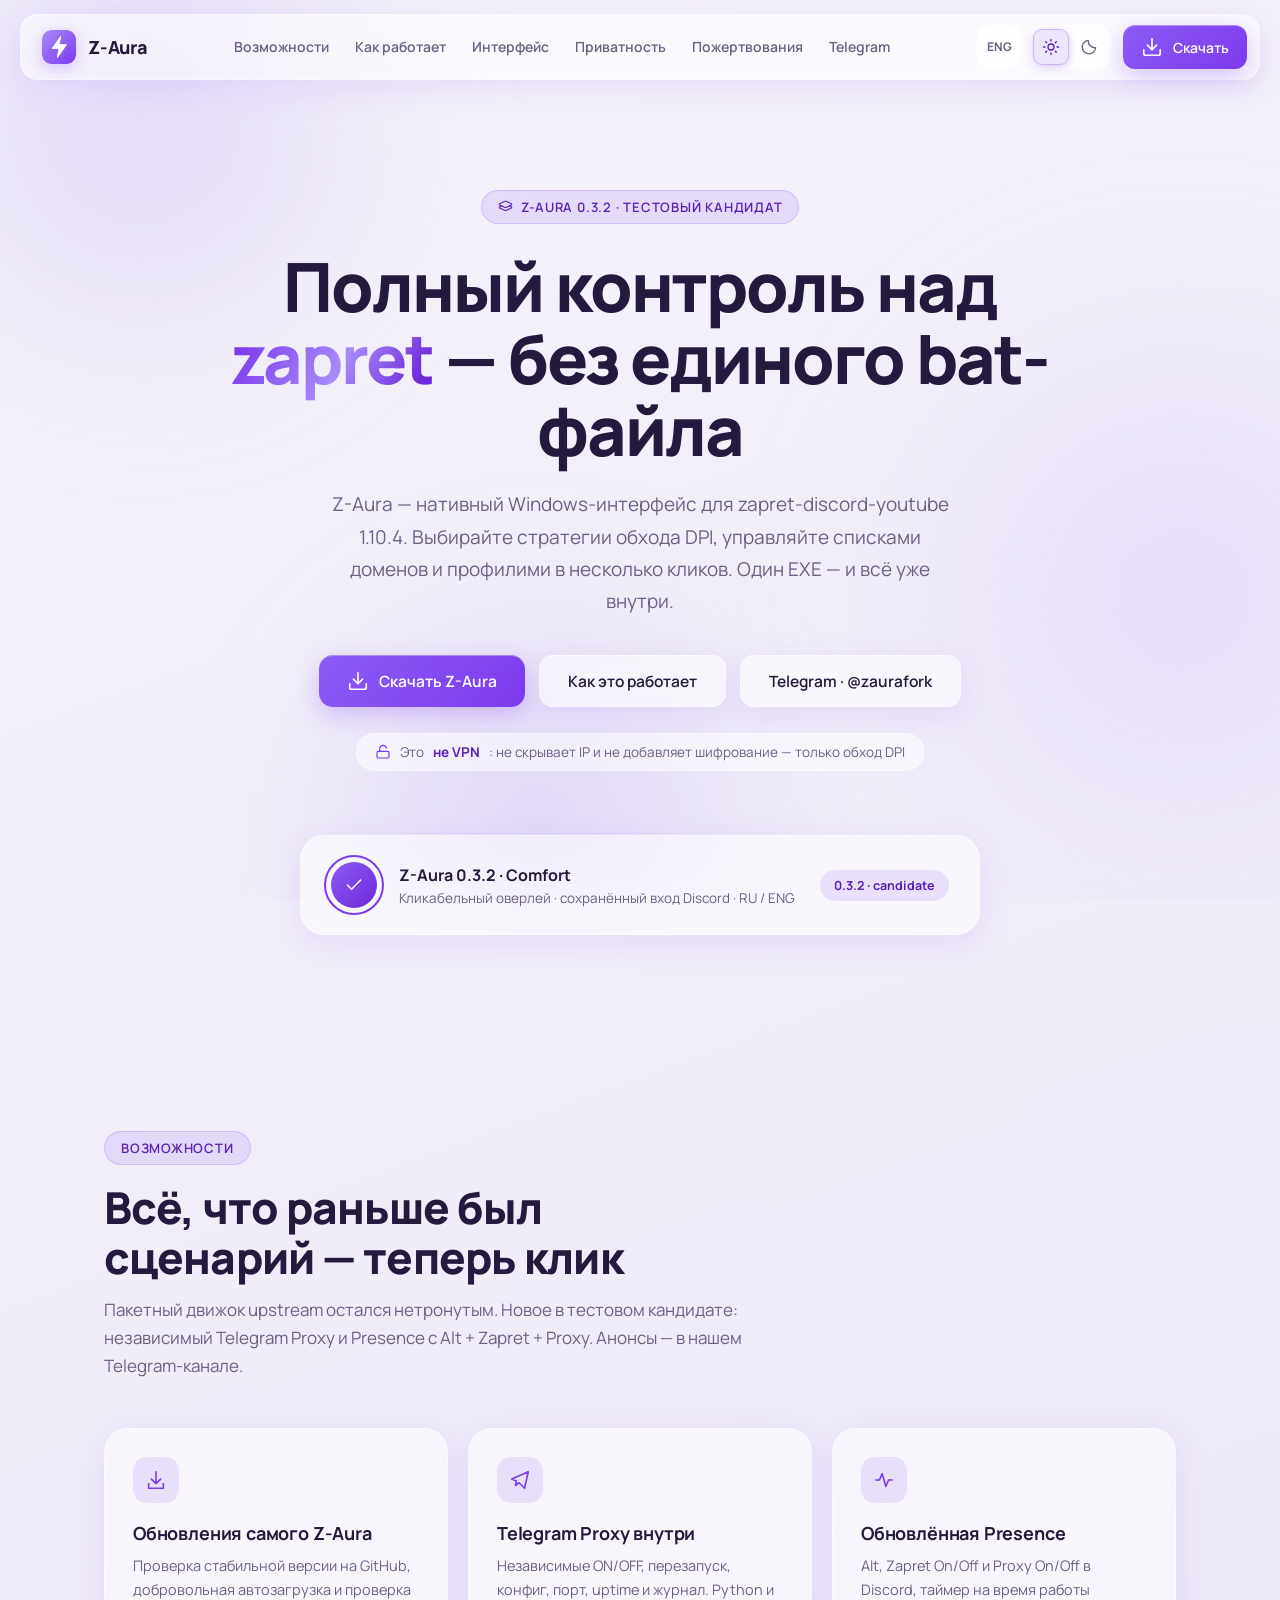
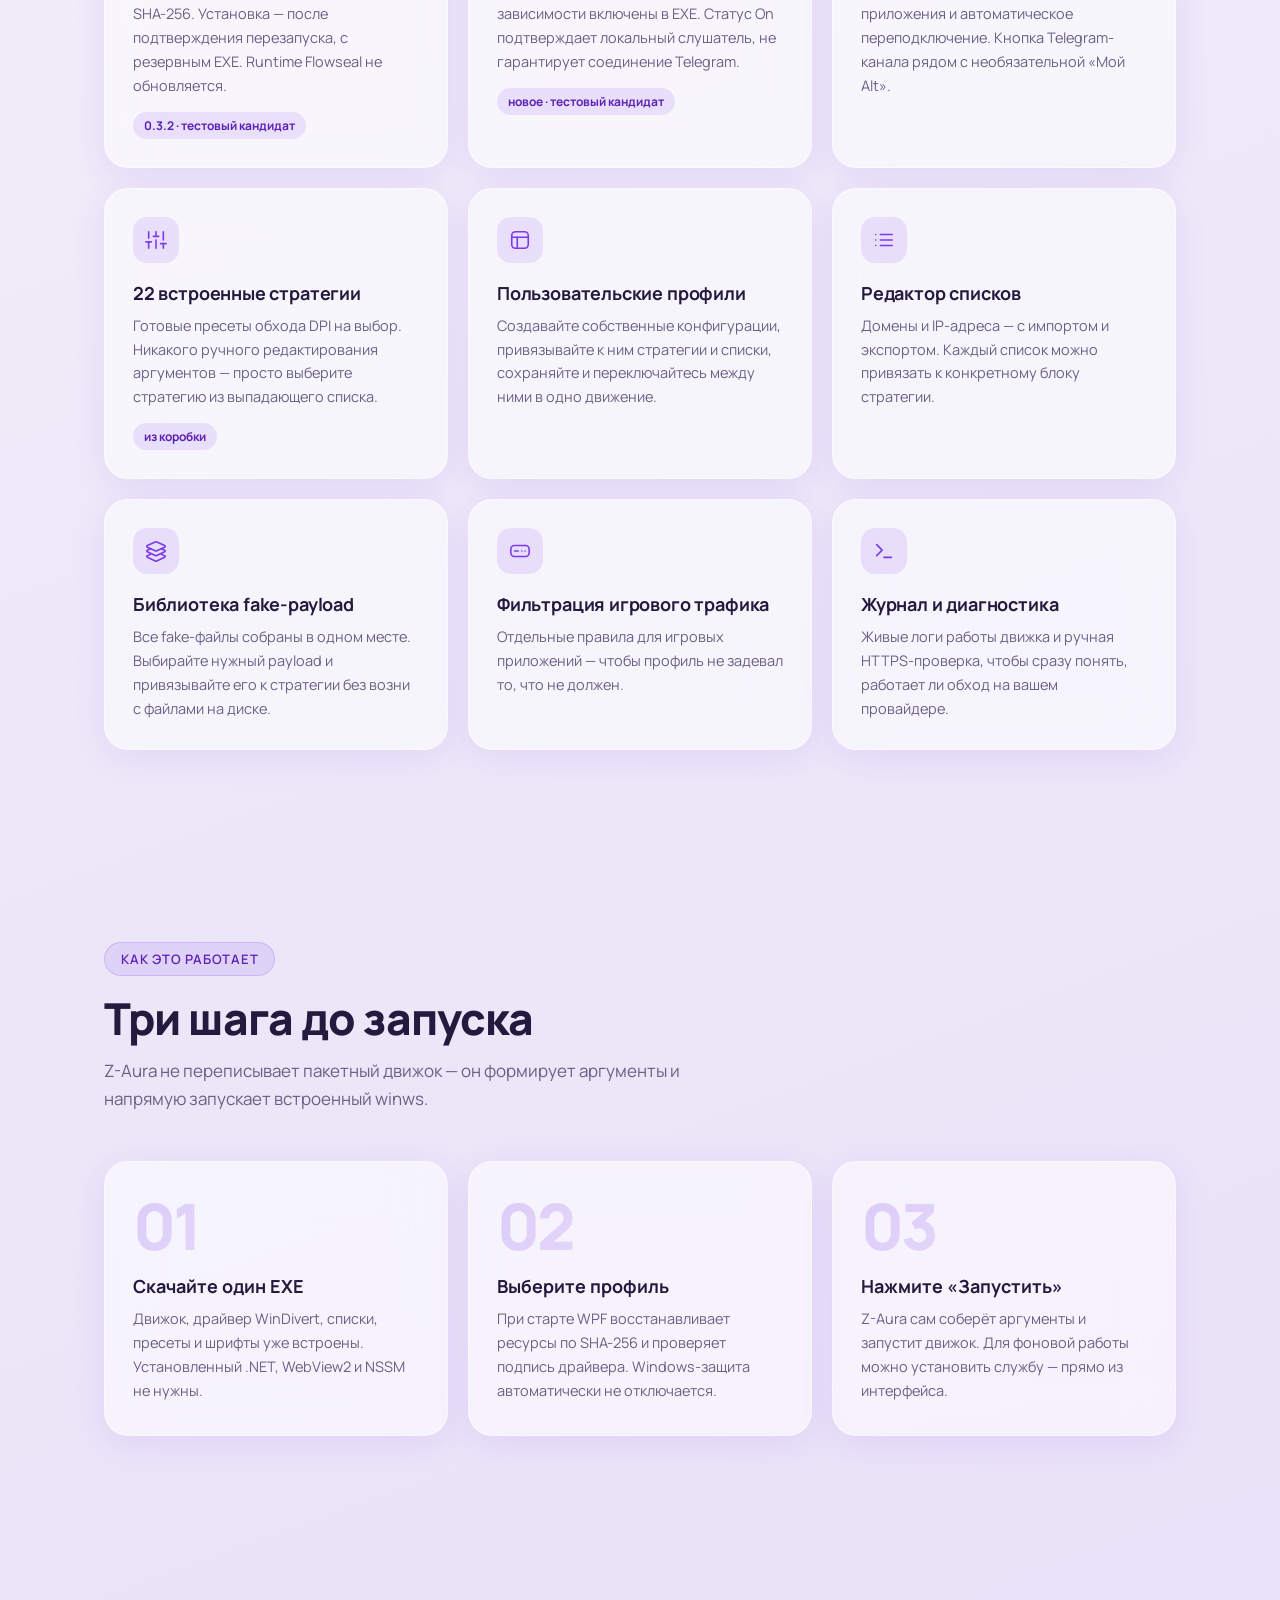
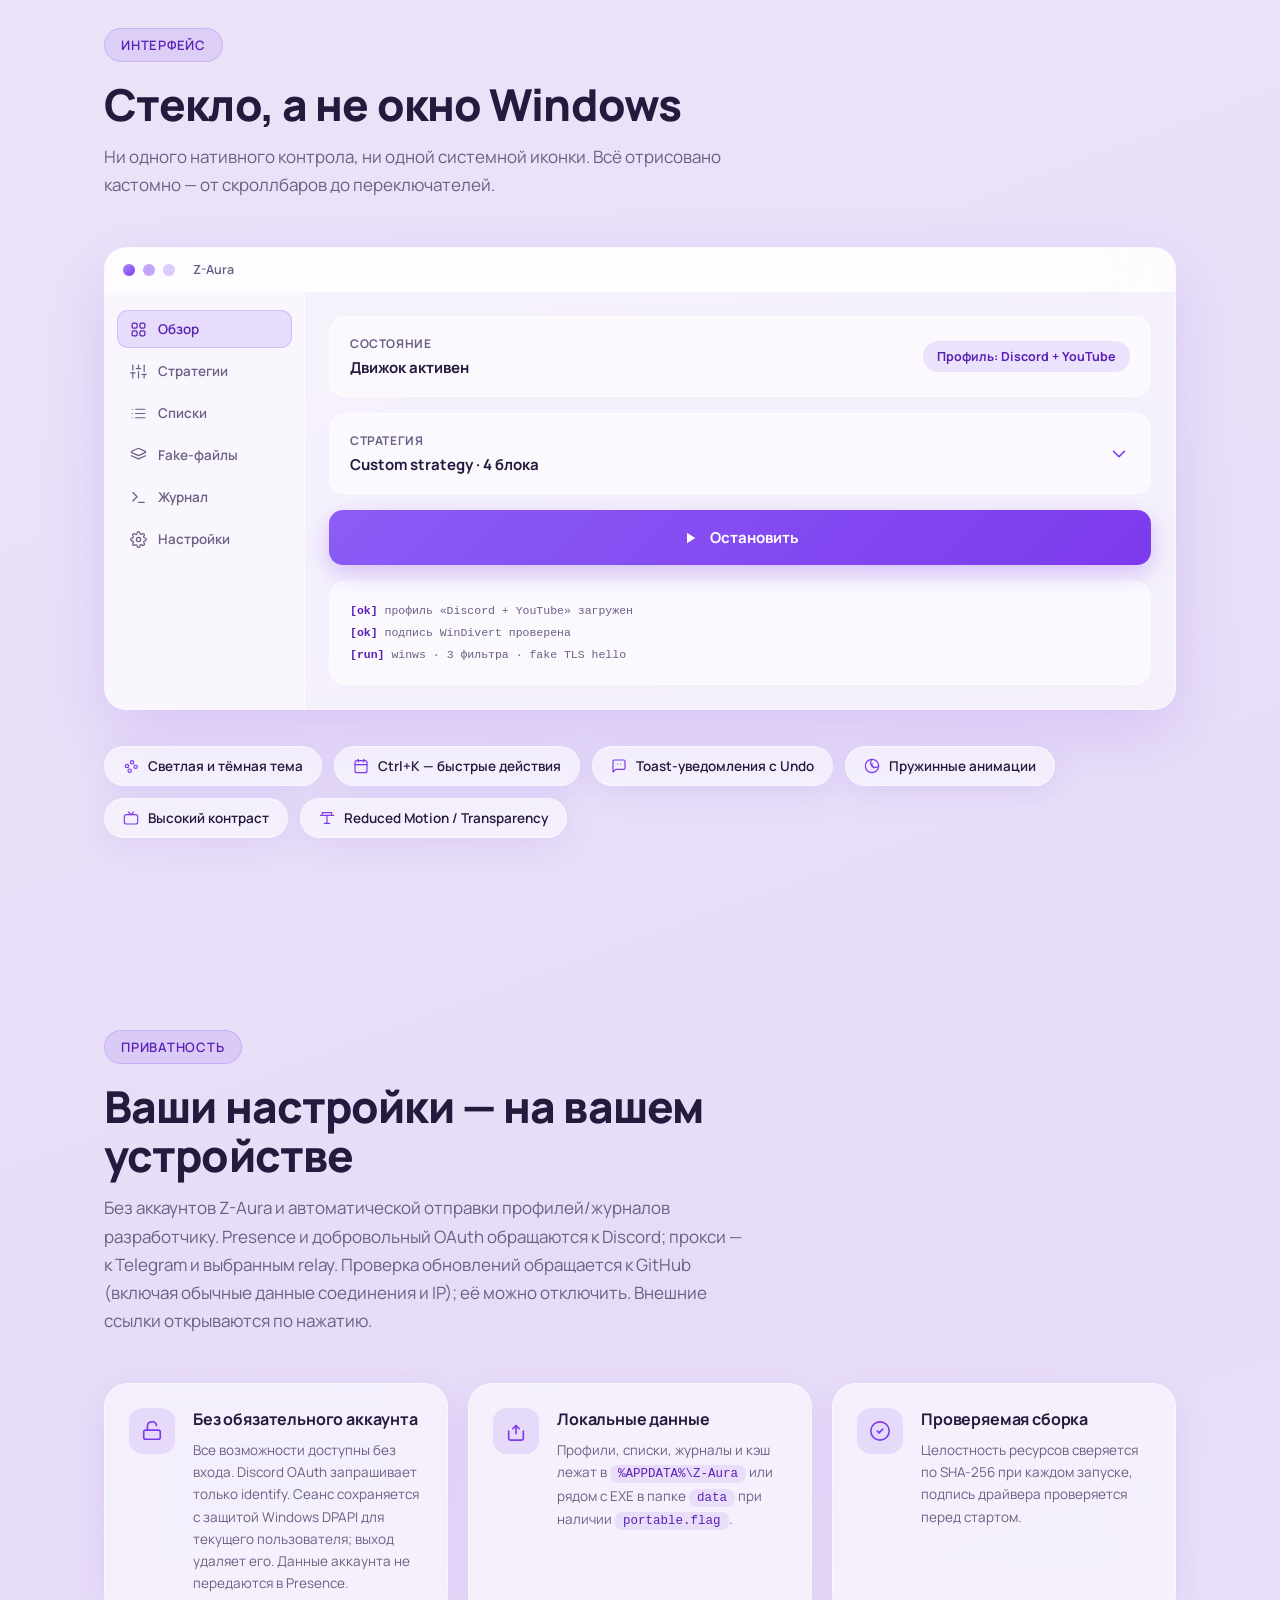
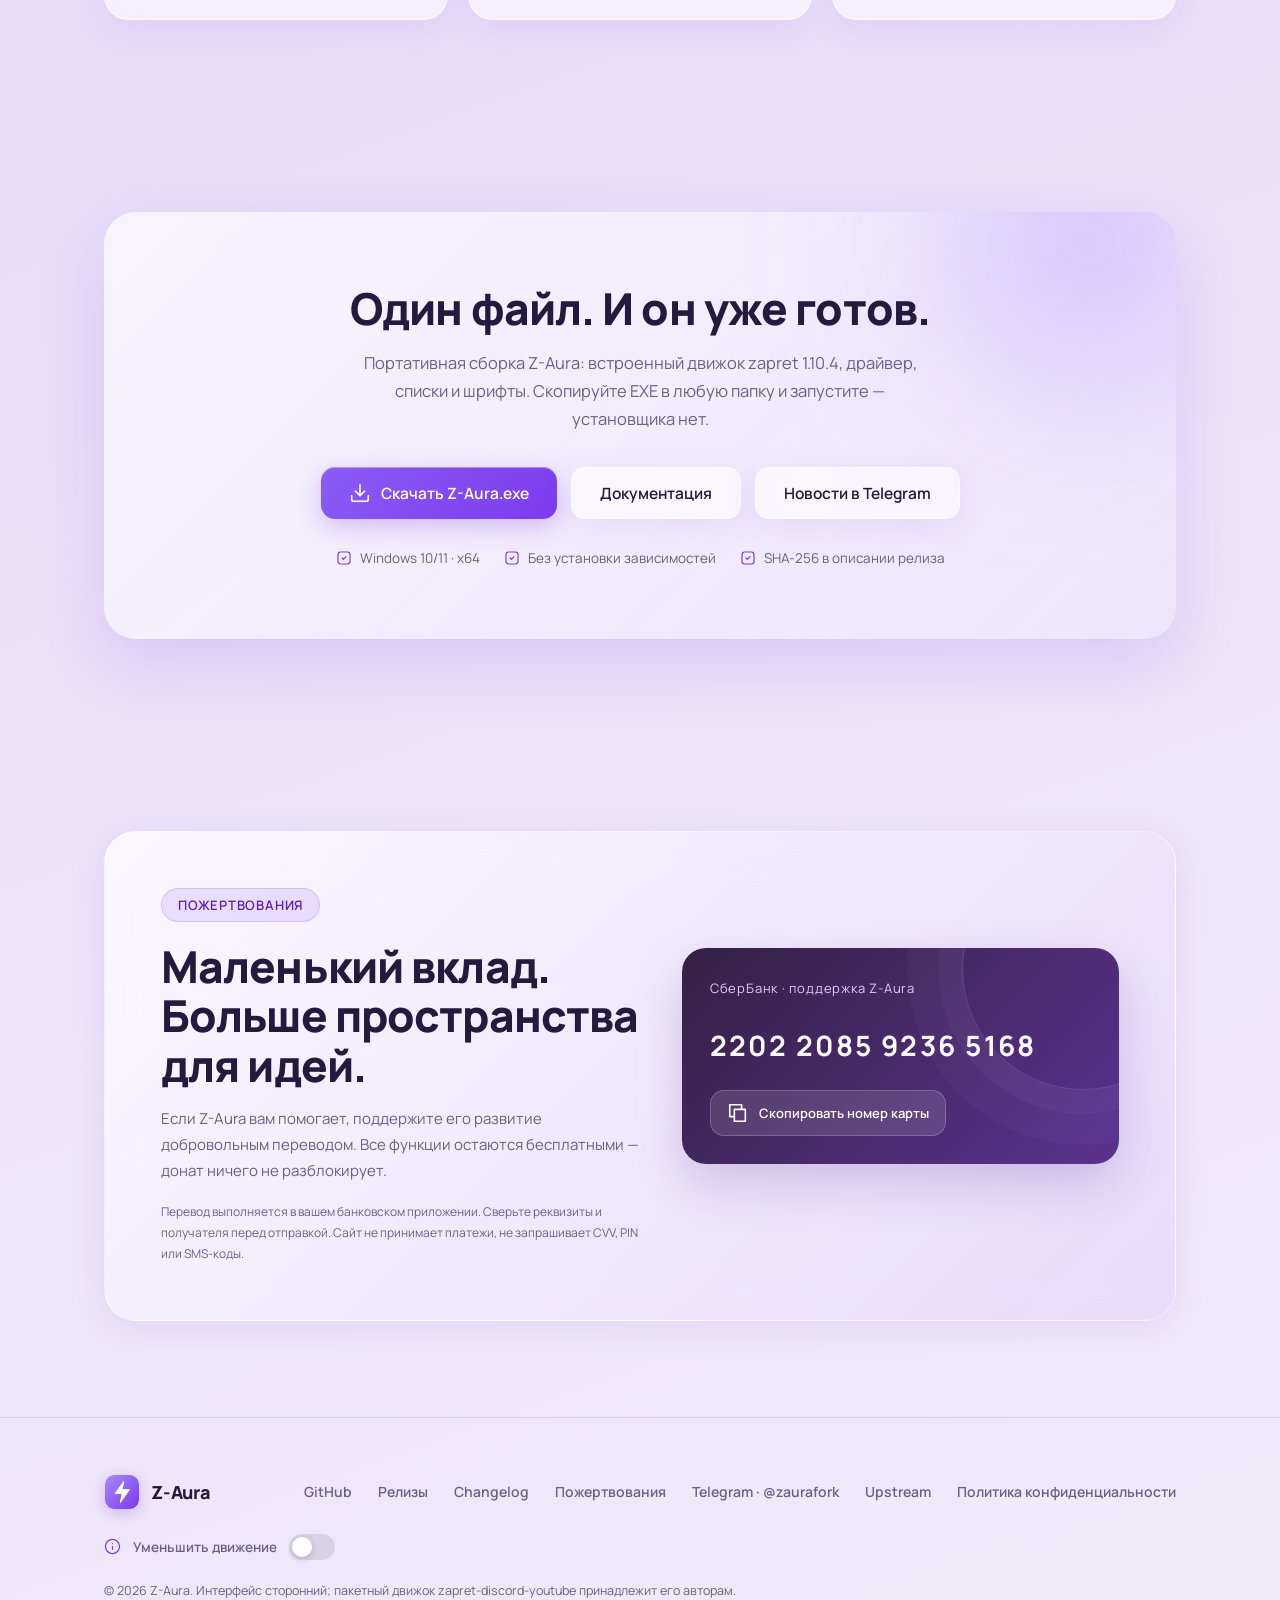
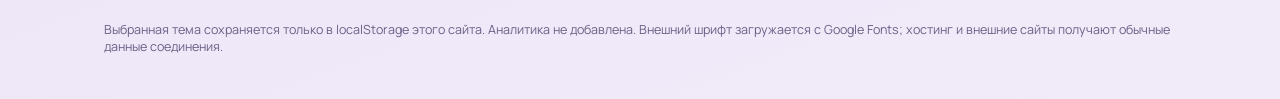
<file: Z-Aura-GitHub/index.html>
<!DOCTYPE html>
<html lang="ru">
<head>
<meta charset="UTF-8">
<meta name="viewport" content="width=device-width, initial-scale=1.0">
<title>Z-Aura — нативный интерфейс для zapret</title>
<meta name="description" content="Z-Aura — Windows-интерфейс для zapret-discord-youtube. Стратегии обхода DPI, профили, редактор списков и fake-файлы без bat-файлов.">
<link rel="icon" type="image/png" href="assets/logo.png">
<link rel="apple-touch-icon" href="assets/logo.png">
<link rel="preconnect" href="https://fonts.googleapis.com">
<link rel="preconnect" href="https://fonts.gstatic.com" crossorigin>
<link href="https://fonts.googleapis.com/css2?family=Manrope:wght@400;500;600;700;800&display=swap" rel="stylesheet">
<style>
:root{
  color-scheme:light;
  --accent:#7C3AED;
  --accent-2:#A78BFA;
  --accent-deep:#5B21B6;
  --accent-soft:rgba(124,58,237,.12);
  --accent-glow:rgba(124,58,237,.28);
  --text:#241A3D;
  --muted:#6B6085;
  --glass:rgba(255,255,255,.55);
  --glass-strong:rgba(255,255,255,.72);
  --glass-modal:rgba(255,255,255,.88);
  --stroke:rgba(255,255,255,.45);
  --shadow:0 8px 32px rgba(124,58,237,.10);
  --shadow-lg:0 24px 64px rgba(124,58,237,.16);
  --scroll-thumb:rgba(124,58,237,.35);
  --scroll-hover:rgba(124,58,237,.6);
  --spring:cubic-bezier(.34,1.56,.64,1);
  --ease:cubic-bezier(.22,1,.36,1);
  --radius:24px;
}
*{margin:0;padding:0;box-sizing:border-box}
::selection{background:var(--accent-glow);color:var(--accent-deep)}
html{scroll-behavior:smooth;scrollbar-width:thin;scrollbar-color:var(--scroll-thumb) transparent}
body{
  font-family:'Manrope','Inter',-apple-system,'Segoe UI',sans-serif;
  color:var(--text);
  background:linear-gradient(160deg,#f5f3fa 0%,#ece7f8 38%,#e7dcf8 68%,#f1ebf9 100%);
  min-height:100vh;
  overflow-x:hidden;
  -webkit-font-smoothing:antialiased;
}
::-webkit-scrollbar{width:10px;height:10px}
::-webkit-scrollbar-track{background:transparent}
::-webkit-scrollbar-thumb{background:var(--scroll-thumb);border:2px solid transparent;background-clip:padding-box;border-radius:999px}
::-webkit-scrollbar-thumb:hover{background-color:var(--scroll-hover)}
::-webkit-scrollbar-corner{background:transparent}
::-webkit-scrollbar-button{display:none;width:0;height:0}
@supports selector(::-webkit-scrollbar){html{scrollbar-width:auto;scrollbar-color:auto}}
:focus-visible{outline:2px solid var(--accent);outline-offset:3px;border-radius:8px;box-shadow:0 0 0 6px var(--accent-glow)}

/* ---------- Фон: анимированные блобы ---------- */
.bg{position:fixed;inset:0;z-index:-1;overflow:hidden}
.blob{position:absolute;border-radius:50%;filter:blur(90px);opacity:.5}
.blob-1{width:520px;height:520px;background:radial-gradient(circle,#c4b0f5,transparent 70%);top:-140px;left:-120px;animation:float1 22s ease-in-out infinite alternate}
.blob-2{width:640px;height:640px;background:radial-gradient(circle,#d9c8fa,transparent 70%);top:30%;right:-220px;animation:float2 26s ease-in-out infinite alternate}
.blob-3{width:460px;height:460px;background:radial-gradient(circle,#b9a4f2,transparent 70%);bottom:-160px;left:24%;animation:float1 30s ease-in-out infinite alternate-reverse}
@keyframes float1{from{transform:translate(0,0) scale(1)}to{transform:translate(70px,50px) scale(1.12)}}
@keyframes float2{from{transform:translate(0,0) scale(1)}to{transform:translate(-80px,60px) scale(1.08)}}

/* ---------- Общие ---------- */
.wrap{max-width:1120px;margin:0 auto;padding:0 24px}
.glass{
  background:var(--glass);
  -webkit-backdrop-filter:blur(24px);
  backdrop-filter:blur(24px);
  border:1px solid var(--stroke);
  box-shadow:var(--shadow);
}
section{padding:96px 0;position:relative}
.eyebrow{
  display:inline-flex;align-items:center;gap:8px;
  font-size:13px;font-weight:600;letter-spacing:.06em;text-transform:uppercase;
  color:var(--accent-deep);background:var(--accent-soft);
  border:1px solid rgba(124,58,237,.18);border-radius:999px;padding:7px 16px;
}
h2{font-size:clamp(30px,4vw,44px);font-weight:800;letter-spacing:-.02em;line-height:1.12}
.section-head{max-width:640px;margin-bottom:48px}
.section-head p{margin-top:14px;font-size:17px;line-height:1.65;color:var(--muted)}
.icon{width:22px;height:22px;stroke:currentColor;stroke-width:1.75;stroke-linecap:round;stroke-linejoin:round;fill:none;flex:none}

/* ---------- Кнопки ---------- */
.btn{
  display:inline-flex;align-items:center;gap:10px;
  padding:14px 28px;border-radius:14px;border:none;cursor:pointer;
  font-family:inherit;font-size:15.5px;font-weight:600;text-decoration:none;
  transition:transform .45s var(--spring),box-shadow .45s var(--ease),filter .3s;
  will-change:transform;
}
.btn:hover{transform:scale(1.02)}
.btn:active{transform:scale(.98)}
.btn-primary{
  color:#fff;background:linear-gradient(135deg,#8B5CF6,#7C3AED);
  box-shadow:0 8px 24px var(--accent-glow),inset 0 1px 0 rgba(255,255,255,.35);
}
.btn-primary:hover{box-shadow:0 12px 36px rgba(124,58,237,.42),inset 0 1px 0 rgba(255,255,255,.35)}
.btn-glass{
  color:var(--text);background:var(--glass);border:1px solid var(--stroke);
  -webkit-backdrop-filter:blur(16px);backdrop-filter:blur(16px);box-shadow:var(--shadow);
}
.btn-glass:hover{background:rgba(255,255,255,.72)}

/* ---------- Навигация ---------- */
.nav-outer{position:fixed;top:14px;left:0;right:0;z-index:100;padding:0 20px}
.nav{max-width:1240px;margin:0 auto;border-radius:18px;padding:10px 12px 10px 20px;display:grid;grid-template-columns:auto minmax(0,1fr) auto auto;align-items:center;gap:12px}
.logo{display:flex;align-items:center;gap:11px;font-weight:800;font-size:18px;letter-spacing:-.01em;text-decoration:none;color:var(--text);white-space:nowrap;flex-shrink:0}
.logo-mark{display:block;width:36px;height:36px;object-fit:contain;flex:none;filter:drop-shadow(0 4px 8px var(--accent-glow))}
.nav-links{display:flex;align-items:center;justify-content:center;gap:2px;min-width:0}
.nav-links a{
  text-decoration:none;color:var(--muted);font-size:14px;font-weight:600;white-space:nowrap;line-height:1.4;
  padding:11px 12px;border-radius:11px;transition:color .25s var(--ease),background .25s var(--ease);
}
.nav-links a:hover{color:var(--accent-deep);background:rgba(124,58,237,.09)}
.nav-links a.active{color:var(--accent-deep);background:rgba(124,58,237,.13);box-shadow:inset 0 0 0 1px rgba(124,58,237,.16)}
.btn-nav{padding:11px 18px;font-size:14px;border-radius:12px;justify-content:center;white-space:nowrap;min-height:44px}
@media(max-width:1180px){
  .nav{grid-template-columns:minmax(0,1fr) auto auto}
  .nav-links{grid-column:1/-1;grid-row:2;flex-wrap:wrap;border-top:1px solid var(--stroke);padding-top:8px}
  .hero{padding-top:220px}
}

/* ---------- Hero ---------- */
.hero{padding:190px 0 100px;text-align:center}
.hero h1{
  font-size:clamp(38px,6vw,68px);font-weight:800;letter-spacing:-.03em;line-height:1.06;
  margin:26px auto 22px;max-width:860px;
}
.hero h1 .grad{
  background:linear-gradient(120deg,#7C3AED 10%,#A78BFA 55%,#6D28D9 90%);
  -webkit-background-clip:text;background-clip:text;-webkit-text-fill-color:transparent;
}
.hero .lead{font-size:clamp(16px,2vw,19px);line-height:1.7;color:var(--muted);max-width:640px;margin:0 auto}
.hero-cta{display:flex;gap:14px;justify-content:center;flex-wrap:wrap;margin-top:38px}
.hero-note{display:inline-flex;align-items:center;gap:9px;margin-top:26px;font-size:13.5px;color:var(--muted);
  background:rgba(255,255,255,.5);border:1px solid var(--stroke);border-radius:999px;padding:9px 18px;
  -webkit-backdrop-filter:blur(12px);backdrop-filter:blur(12px)}
.hero-note b{color:var(--accent-deep)}

/* Статусная карточка в hero */
.hero-status{
  margin:64px auto 0;max-width:680px;border-radius:var(--radius);padding:26px 30px;
  text-align:left;display:grid;grid-template-columns:auto 1fr auto;gap:22px;align-items:center;
}
.status-dot{width:46px;height:46px;border-radius:50%;background:linear-gradient(135deg,#8B5CF6,#6D28D9);display:grid;place-items:center;position:relative}
.status-dot .icon{width:20px;height:20px;stroke:#fff}
.status-dot::before{content:"";position:absolute;inset:-7px;border-radius:50%;border:2px solid var(--accent);animation:pulse 2s ease-out infinite}
@keyframes pulse{0%{transform:scale(.85);opacity:.55}75%{transform:scale(1.45);opacity:0}100%{transform:scale(1.45);opacity:0}}
.hero-status .st-title{font-weight:700;font-size:16px}
.hero-status .st-sub{font-size:13.5px;color:var(--muted);margin-top:3px}
.mini-pill{font-size:12.5px;font-weight:700;color:var(--accent-deep);background:var(--accent-soft);border-radius:999px;padding:7px 14px;white-space:nowrap}

/* ---------- Карточки возможностей ---------- */
.grid{display:grid;grid-template-columns:repeat(auto-fit,minmax(min(100%,310px),1fr));gap:20px}
.card{border-radius:var(--radius);padding:28px;transition:transform .5s var(--spring),box-shadow .5s var(--ease)}
.card:hover{transform:translateY(-5px);box-shadow:var(--shadow-lg)}
.card .ico{width:46px;height:46px;border-radius:14px;background:var(--accent-soft);display:grid;place-items:center;color:var(--accent);margin-bottom:18px;transition:transform .5s var(--spring)}
.card:hover .ico{transform:scale(1.1) rotate(-4deg)}
.card h3{font-size:18px;font-weight:700;margin-bottom:9px;letter-spacing:-.01em}
.card p{font-size:14.5px;line-height:1.65;color:var(--muted)}
.card .tag{display:inline-block;margin-top:14px;font-size:12px;font-weight:700;color:var(--accent-deep);background:var(--accent-soft);padding:5px 11px;border-radius:999px}

/* ---------- Шаги ---------- */
.steps{display:grid;grid-template-columns:repeat(auto-fit,minmax(min(100%,280px),1fr));gap:20px}
.step{border-radius:var(--radius);padding:32px 28px;position:relative;overflow:hidden}
.step .num{
  font-size:64px;font-weight:800;line-height:1;letter-spacing:-.04em;
  background:linear-gradient(135deg,rgba(124,58,237,.22),rgba(124,58,237,.06));
  -webkit-background-clip:text;background-clip:text;-webkit-text-fill-color:transparent;
}
.step h3{font-size:18px;font-weight:700;margin:16px 0 9px}
.step p{font-size:14.5px;line-height:1.65;color:var(--muted)}
.step .code{font-size:12.5px;background:rgba(124,58,237,.10);color:var(--accent-deep);border-radius:8px;padding:2px 8px;font-family:'JetBrains Mono',Consolas,monospace}

/* ---------- Мокап интерфейса ---------- */
.app-window{border-radius:22px;overflow:hidden;box-shadow:var(--shadow-lg)}
.win-titlebar{display:flex;align-items:center;gap:8px;padding:13px 18px;background:var(--glass-strong);border-bottom:1px solid var(--stroke)}
.win-btn{width:12px;height:12px;border-radius:50%;border:none;cursor:pointer;transition:transform .4s var(--spring)}
.win-btn:hover{transform:scale(1.25)}
.win-btn-1{background:linear-gradient(135deg,#A78BFA,#7C3AED)}
.win-btn-2{background:rgba(124,58,237,.45)}
.win-btn-3{background:rgba(124,58,237,.25)}
.win-title{margin-left:10px;font-size:12.5px;font-weight:600;color:var(--muted)}
.win-body{display:grid;grid-template-columns:200px minmax(0,1fr);min-height:380px}
.win-side{padding:18px 12px;border-right:1px solid var(--stroke);background:rgba(255,255,255,.35);display:flex;flex-direction:column;gap:4px}
.win-nav{display:flex;align-items:center;gap:11px;padding:10px 13px;border-radius:11px;font-size:13.5px;font-weight:600;color:var(--muted);cursor:pointer;transition:all .35s var(--ease)}
.win-nav .icon{width:17px;height:17px}
.win-nav:hover{color:var(--accent-deep);background:rgba(124,58,237,.08)}
.win-nav.active{color:var(--accent-deep);background:rgba(124,58,237,.14);box-shadow:inset 0 0 0 1px rgba(124,58,237,.18)}
.win-main{padding:24px;display:flex;flex-direction:column;gap:16px}
.win-card{border-radius:16px;background:rgba(255,255,255,.55);border:1px solid var(--stroke);padding:18px 20px}
.win-card .row{display:flex;align-items:center;justify-content:space-between;gap:12px}
.win-card .lab{font-size:12px;font-weight:700;letter-spacing:.05em;text-transform:uppercase;color:var(--muted)}
.win-card .val{font-size:15px;font-weight:700;margin-top:5px}
.win-run{
  margin-top:auto;display:flex;align-items:center;justify-content:center;gap:11px;
  padding:17px;border-radius:14px;border:none;cursor:pointer;
  font-family:inherit;font-size:15px;font-weight:700;color:#fff;
  background:linear-gradient(135deg,#8B5CF6,#7C3AED);
  box-shadow:0 8px 24px var(--accent-glow);position:relative;
  transition:transform .45s var(--spring);
}
.win-run:hover{transform:scale(1.02)}
.win-run:active{transform:scale(.98)}
.win-run::after{content:"";position:absolute;inset:-6px;border-radius:18px;border:2px solid var(--accent);opacity:0;animation:pulse 2.2s ease-out infinite}
.win-run .icon{width:18px;height:18px;stroke:#fff;stroke-width:2.2;fill:#fff;stroke:none}
.win-log{font-family:Consolas,'JetBrains Mono',monospace;font-size:11.5px;line-height:1.9;color:var(--muted)}
.win-log b{color:var(--accent-deep);font-weight:700}
.ui-features{margin-top:36px;display:flex;flex-wrap:wrap;gap:12px}
.chip{display:inline-flex;align-items:center;gap:9px;font-size:13.5px;font-weight:600;color:var(--text);
  background:var(--glass);border:1px solid var(--stroke);border-radius:999px;padding:10px 18px;
  -webkit-backdrop-filter:blur(12px);backdrop-filter:blur(12px);box-shadow:var(--shadow);transition:transform .45s var(--spring)}
.chip:hover{transform:translateY(-3px)}
.chip .icon{width:16px;height:16px;color:var(--accent)}

/* ---------- Приватность ---------- */
.priv{display:grid;grid-template-columns:repeat(auto-fit,minmax(260px,1fr));gap:20px}
.priv .card{display:flex;gap:18px;align-items:flex-start;padding:24px}
.priv .ico{margin-bottom:0;flex:none}
.priv h3{font-size:16px}
.priv p{font-size:13.5px}
.priv .path{font-size:12.5px;background:rgba(124,58,237,.10);color:var(--accent-deep);border-radius:8px;padding:2px 8px;font-family:Consolas,monospace}

/* ---------- Download ---------- */
.dl{border-radius:32px;padding:clamp(40px,6vw,72px);text-align:center;position:relative;overflow:hidden;
  background:linear-gradient(135deg,rgba(255,255,255,.65),rgba(237,229,252,.75));box-shadow:var(--shadow-lg)}
.dl::before{content:"";position:absolute;width:420px;height:420px;border-radius:50%;filter:blur(80px);
  background:radial-gradient(circle,rgba(167,139,250,.55),transparent 70%);top:-180px;right:-120px;pointer-events:none}
.dl h2{position:relative}
.dl .lead{position:relative;max-width:560px;margin:16px auto 0;font-size:16.5px;line-height:1.7;color:var(--muted)}
.dl-cta{position:relative;display:flex;gap:14px;justify-content:center;flex-wrap:wrap;margin-top:34px}
.dl-meta{position:relative;display:flex;gap:24px;justify-content:center;flex-wrap:wrap;margin-top:30px;font-size:13.5px;color:var(--muted)}
.dl-meta span{display:inline-flex;align-items:center;gap:8px}
.dl-meta .icon{width:16px;height:16px;color:var(--accent)}

/* ---------- Footer ---------- */
footer{padding:56px 0 44px;border-top:1px solid rgba(124,58,237,.14)}
.foot{display:flex;align-items:center;justify-content:space-between;gap:24px;flex-wrap:wrap}
.foot-links{display:flex;gap:26px;flex-wrap:wrap}
.foot-links a{text-decoration:none;color:var(--muted);font-size:14px;font-weight:600;transition:color .3s}
.foot-links a:hover{color:var(--accent-deep)}
.a11y{display:flex;align-items:center;gap:12px;font-size:13.5px;font-weight:600;color:var(--muted)}
.switch{width:46px;height:26px;border-radius:13px;border:none;cursor:pointer;background:#d9d2e6;position:relative;transition:background .4s var(--ease);flex:none}
.switch::after{content:"";position:absolute;top:3px;left:3px;width:20px;height:20px;border-radius:50%;background:#fff;box-shadow:0 2px 6px rgba(36,26,61,.2);transition:transform .45s var(--spring)}
.switch[aria-checked="true"]{background:var(--accent)}
.switch[aria-checked="true"]::after{transform:translateX(20px)}
.copy{font-size:12.5px;color:var(--muted);margin-top:22px}
/* ---------- Support: an optional gift, never a paywall ---------- */
.donate-panel{display:grid;grid-template-columns:1.1fr 1fr;gap:40px;align-items:center;border-radius:32px;padding:clamp(28px,5vw,56px);overflow:hidden;background:linear-gradient(135deg,rgba(255,255,255,.72),rgba(227,214,251,.7))}
.donate-panel p{font-size:15px;line-height:1.75;color:var(--muted);margin-top:16px}
.donate-card{position:relative;padding:28px;border-radius:24px;background:linear-gradient(135deg,#352044,#5b3290);color:#fff;box-shadow:0 20px 50px rgba(77,36,133,.2);overflow:hidden}
.donate-card::before{content:"";position:absolute;width:240px;height:240px;right:-85px;top:-100px;border:1px solid rgba(216,192,255,.18);border-radius:50%;box-shadow:0 0 0 24px rgba(216,192,255,.04),0 0 0 55px rgba(216,192,255,.03);pointer-events:none}
.donate-card .bank{font-size:13px;letter-spacing:.06em;color:#ddccf5;position:relative}
.donate-card .card-number{display:block;position:relative;margin:28px 0 26px;font-size:clamp(18px,2.3vw,28px);letter-spacing:.08em;font-weight:700;white-space:nowrap;user-select:all}
.donate-card .btn{position:relative;font-size:13px;padding:11px 16px;background:rgba(255,255,255,.12);border:1px solid rgba(255,255,255,.2);color:#fff}
.donate-status{min-height:24px;font-size:12px!important;color:var(--accent-deep)!important}
@media(max-width:800px){.donate-panel{grid-template-columns:1fr;gap:24px}.donate-card .card-number{font-size:clamp(17px,4.5vw,27px)}}

/* ---------- Reveal-анимации ---------- */
.reveal{opacity:0;transform:translateY(26px);transition:opacity .7s var(--ease),transform .7s var(--spring)}
.reveal.visible{opacity:1;transform:translateY(0)}

/* ---------- Reduced motion ---------- */
html.reduce-motion{scroll-behavior:auto}
html.reduce-motion .blob,html.reduce-motion .status-dot::before,html.reduce-motion .win-run::after{animation:none}
html.reduce-motion .reveal{transition:opacity .1s linear;transform:none}
html.reduce-motion .btn,html.reduce-motion .card,html.reduce-motion .chip,html.reduce-motion .switch::after{transition-duration:.1s}

@media (max-width:900px){
  .win-body{grid-template-columns:minmax(0,1fr)}
  .win-side{flex-direction:row;overflow-x:auto;border-right:none;border-bottom:1px solid var(--stroke)}
  .win-nav{white-space:nowrap}
  section{padding:72px 0}
}
@media (max-width:640px){
  .nav-outer{padding:0 12px;top:10px}
  .nav{grid-template-columns:minmax(0,1fr) auto;padding:12px;gap:8px}
  .nav-links{gap:2px}
  .nav-links a{font-size:12px;padding:8px 9px}
  .nav .btn-nav{grid-column:1/-1;grid-row:3}
  .win-main{min-width:0;padding:16px}
  .win-card .row{flex-wrap:wrap}
  .win-card .mini-pill{max-width:100%;white-space:normal}
  .win-log{overflow-wrap:anywhere}
  .hero{padding:260px 0 72px}
  .hero-status{grid-template-columns:auto 1fr;padding:20px}
  .hero-status .mini-pill{display:none}
}
html[data-theme="dark"]{color-scheme:dark;--text:#f3ecff;--muted:#c4b9d3;--accent:#b997ff;--accent-deep:#d0b3ff;--accent-soft:rgba(180,135,255,.16);--glass:rgba(40,33,49,.82);--glass-strong:rgba(48,39,59,.95);--glass-modal:#30273b;--stroke:rgba(205,176,239,.24);--shadow:0 8px 32px #0003;--shadow-lg:0 24px 64px #0005}
html[data-theme="dark"] body{background:linear-gradient(160deg,#1c1825,#281e36 55%,#241b30)}
html[data-theme="dark"] .hero h1 .grad{background-image:linear-gradient(120deg,#b997ff,#dfcaff,#c5a2ff)}
html[data-theme="dark"] .hero-note,html[data-theme="dark"] .win-side,html[data-theme="dark"] .win-card{background:var(--glass)}
html[data-theme="dark"] .dl,html[data-theme="dark"] .donate-panel{background:linear-gradient(135deg,#30273b,#3d2b50)}
html[data-theme="dark"] .btn-glass:hover{background:var(--glass-strong)}
html[data-theme="dark"]{--scroll-thumb:rgba(200,168,255,.4);--scroll-hover:rgba(200,168,255,.7)}
.site-preferences{display:flex;align-items:center;gap:8px;justify-self:end}
.site-preferences [data-language-link]{display:grid;place-items:center;min-width:44px;min-height:44px;padding:8px;font-family:inherit;font-size:12px;font-weight:700;line-height:1;color:var(--muted);background:var(--glass-strong);border:1px solid var(--stroke);border-radius:12px;text-decoration:none;transition:background .2s,color .2s}
.site-preferences [data-language-link]:hover{color:var(--accent-deep);background:var(--accent-soft)}
.theme-picker{display:flex;gap:2px;padding:3px;border:1px solid var(--stroke);border-radius:13px;background:var(--glass-strong)}
.theme-picker button{appearance:none;position:relative;display:grid;place-items:center;width:36px;height:36px;padding:0;border:1px solid transparent;border-radius:9px;background:transparent;color:var(--muted);cursor:pointer;transition:background .2s,color .2s,box-shadow .2s}
.theme-picker .icon{width:18px;height:18px;pointer-events:none}
.theme-picker button::after{content:attr(aria-label);position:absolute;top:calc(100% + 10px);right:0;z-index:5;width:max-content;padding:8px 10px;border:1px solid var(--stroke);border-radius:10px;background:var(--glass-modal);color:var(--text);box-shadow:var(--shadow);font:600 12px/1.4 'Manrope',sans-serif;opacity:0;visibility:hidden;pointer-events:none}
.theme-picker button:not(:disabled):hover::after,.theme-picker button:focus-visible::after{opacity:1;visibility:visible}
.theme-picker button:hover{color:var(--accent-deep);background:var(--accent-soft)}
.theme-picker button[aria-checked="true"]{color:var(--accent-deep);background:var(--accent-soft);border-color:var(--accent-glow);box-shadow:0 2px 8px var(--accent-glow)}
.theme-picker button:disabled{cursor:default;opacity:.55}
html.reduce-motion .theme-picker button,html.reduce-motion .site-preferences a{transition:none}
@media(prefers-reduced-motion:reduce){html{scroll-behavior:auto}.blob,.status-dot::before,.win-run::after{animation:none}.reveal{opacity:1;transform:none;transition:none}.theme-picker button,.site-preferences a,.nav-links a{transition:none}}
@media(prefers-reduced-transparency:reduce){.glass,.btn-glass,.chip{background:var(--glass-modal);backdrop-filter:none}}
@media(forced-colors:active){html{scrollbar-color:auto}body,.glass,.dl,.donate-panel,.win-card{background:Canvas;color:CanvasText;box-shadow:none}.hero h1 .grad{background:none;-webkit-text-fill-color:CanvasText}.btn,.site-preferences a,.theme-picker{border:1px solid ButtonText}.theme-picker button{color:ButtonText;box-shadow:none}.theme-picker button[aria-checked="true"]{border:2px solid Highlight;color:Highlight}}
</style>
</head>
<body>

<div class="bg" aria-hidden="true">
  <div class="blob blob-1"></div>
  <div class="blob blob-2"></div>
  <div class="blob blob-3"></div>
</div>

<!-- ================= НАВИГАЦИЯ ================= -->
<div class="nav-outer">
  <nav class="nav glass" aria-label="Основная навигация">
    <a class="logo" href="#top" aria-label="Z-Aura — на главную">
      <img class="logo-mark" src="assets/logo.png" alt="" width="36" height="36">
      Z-Aura
    </a>
    <div class="nav-links">
      <a href="#features">Возможности</a>
      <a href="#how">Как работает</a>
      <a href="#interface">Интерфейс</a>
      <a href="#privacy">Приватность</a>
      <a href="#donate">Пожертвования</a>
      <a href="https://t.me/zaurafork" target="_blank" rel="noopener noreferrer">Telegram</a>
    </div>
    <div class="site-preferences" aria-label="Язык и оформление">
      <a href="index.en.html" lang="en" data-language-link>ENG</a>
      <div class="theme-picker" data-theme-picker role="radiogroup" aria-label="Тема сайта">
        <button type="button" role="radio" data-theme-choice="light" aria-checked="true" aria-label="Светлая тема" tabindex="0" disabled>
          <svg class="icon" viewBox="0 0 24 24" aria-hidden="true"><circle cx="12" cy="12" r="4"/><path d="M12 2v2m0 16v2M2 12h2m16 0h2M4.93 4.93l1.42 1.42m11.3 11.3 1.42 1.42M4.93 19.07l1.42-1.42m11.3-11.3 1.42-1.42"/></svg>
        </button>
        <button type="button" role="radio" data-theme-choice="dark" aria-checked="false" aria-label="Тёмная тема" tabindex="-1" disabled>
          <svg class="icon" viewBox="0 0 24 24" aria-hidden="true"><path d="M20.9 13A9 9 0 0 1 11 3.1 9 9 0 1 0 20.9 13Z"/></svg>
        </button>
      </div>
    </div>
    <a class="btn btn-primary btn-nav" href="https://github.com/dopebeanie/Z-Aura/releases/latest/download/Z-Aura.exe" title="Скачать Z-Aura.exe из последнего опубликованного GitHub Release">
      <svg class="icon" viewBox="0 0 24 24"><path d="M21 15v4a2 2 0 0 1-2 2H5a2 2 0 0 1-2-2v-4"/><path d="m7 10 5 5 5-5"/><path d="M12 15V3"/></svg>
      Скачать
    </a>
  </nav>
</div>

<!-- ================= HERO ================= -->
<section class="hero" id="top">
  <div class="wrap">
    <span class="eyebrow reveal">
      <svg class="icon" style="width:15px;height:15px" viewBox="0 0 24 24"><path d="m12.83 2.18a2 2 0 0 0-1.66 0L2.6 6.08a1 1 0 0 0 0 1.83l8.58 3.91a2 2 0 0 0 1.66 0l8.58-3.9a1 1 0 0 0 0-1.83Z"/><path d="m6.08 9.5-3.5 1.6a1 1 0 0 0 0 1.81l8.6 3.91a2 2 0 0 0 1.65 0l8.58-3.9a1 1 0 0 0 0-1.83l-3.5-1.59"/></svg>
      Z-Aura 0.3.2 · тестовый кандидат
    </span>
    <h1 class="reveal">Полный контроль над <span class="grad">zapret</span> — без единого bat-файла</h1>
    <p class="lead reveal">
      Z-Aura — нативный Windows-интерфейс для zapret-discord-youtube 1.10.4.
      Выбирайте стратегии обхода DPI, управляйте списками доменов и профилими
      в несколько кликов. Один EXE — и всё уже внутри.
    </p>
    <div class="hero-cta reveal">
      <a class="btn btn-primary" href="https://github.com/dopebeanie/Z-Aura/releases/latest/download/Z-Aura.exe" title="Скачать Z-Aura.exe из последнего опубликованного GitHub Release">
        <svg class="icon" viewBox="0 0 24 24"><path d="M21 15v4a2 2 0 0 1-2 2H5a2 2 0 0 1-2-2v-4"/><path d="m7 10 5 5 5-5"/><path d="M12 15V3"/></svg>
        Скачать Z-Aura
      </a>
      <a class="btn btn-glass" href="#how">Как это работает</a>
      <a class="btn btn-glass" href="https://t.me/zaurafork" target="_blank" rel="noopener noreferrer">Telegram · @zaurafork</a>
    </div>
    <div class="reveal">
      <span class="hero-note">
        <svg class="icon" style="width:16px;height:16px;color:var(--accent)" viewBox="0 0 24 24"><rect x="3" y="11" width="18" height="10" rx="2"/><path d="M7 11V7a5 5 0 0 1 9.9-1"/></svg>
        Это <b>не VPN</b>: не скрывает IP и не добавляет шифрование — только обход DPI
      </span>
    </div>

    <div class="hero-status glass reveal" role="status">
      <span class="status-dot" aria-hidden="true">
        <svg class="icon" viewBox="0 0 24 24"><path d="M20 6 9 17l-5-5"/></svg>
      </span>
      <div>
        <div class="st-title">Z-Aura 0.3.2 · Comfort</div>
        <div class="st-sub">Кликабельный оверлей · сохранённый вход Discord · RU / ENG</div>
      </div>
      <span class="mini-pill">0.3.2 · candidate</span>
    </div>
  </div>
</section>

<!-- ================= ВОЗМОЖНОСТИ ================= -->
<section id="features">
  <div class="wrap">
    <div class="section-head reveal">
      <span class="eyebrow">Возможности</span>
      <h2 style="margin-top:18px">Всё, что раньше был сценарий — теперь клик</h2>
      <p>Пакетный движок upstream остался нетронутым. Новое в тестовом кандидате: независимый Telegram Proxy и Presence с Alt + Zapret + Proxy. Анонсы — в нашем Telegram-канале.</p>
    </div>
    <div class="grid">
      <div class="card glass reveal">
        <span class="ico"><svg class="icon" viewBox="0 0 24 24"><path d="M12 3v13m-5-5 5 5 5-5M4 16v5h16v-5"/></svg></span>
        <h3>Обновления самого Z-Aura</h3>
        <p>Проверка стабильной версии на GitHub, добровольная автозагрузка и проверка SHA-256. Установка — после подтверждения перезапуска, с резервным EXE. Runtime Flowseal не обновляется.</p>
        <span class="tag">0.3.2 · тестовый кандидат</span>
      </div>
      <div class="card glass reveal">
        <span class="ico"><svg class="icon" viewBox="0 0 24 24"><path d="m3 11 18-8-4 18-6-6-4 3 1-5Z"/></svg></span>
        <h3>Telegram Proxy внутри</h3>
        <p>Независимые ON/OFF, перезапуск, конфиг, порт, uptime и журнал. Python и зависимости включены в EXE. Статус On подтверждает локальный слушатель, не гарантирует соединение Telegram.</p>
        <span class="tag">новое · тестовый кандидат</span>
      </div>
      <div class="card glass reveal">
        <span class="ico"><svg class="icon" viewBox="0 0 24 24"><path d="M3 12h4l3-7 4 14 3-7h4"/></svg></span>
        <h3>Обновлённая Presence</h3>
        <p>Alt, Zapret On/Off и Proxy On/Off в Discord, таймер на время работы приложения и автоматическое переподключение. Кнопка Telegram-канала рядом с необязательной «Мой Alt».</p>
      </div>
      <div class="card glass reveal">
        <span class="ico"><svg class="icon" viewBox="0 0 24 24"><path d="M4 21v-7"/><path d="M4 10V3"/><path d="M12 21v-9"/><path d="M12 8V3"/><path d="M20 21v-5"/><path d="M20 12V3"/><path d="M1 14h6"/><path d="M9 8h6"/><path d="M17 16h6"/></svg></span>
        <h3>22 встроенные стратегии</h3>
        <p>Готовые пресеты обхода DPI на выбор. Никакого ручного редактирования аргументов — просто выберите стратегию из выпадающего списка.</p>
        <span class="tag">из коробки</span>
      </div>
      <div class="card glass reveal">
        <span class="ico"><svg class="icon" viewBox="0 0 24 24"><rect x="3" y="3" width="18" height="18" rx="4"/><path d="M3 9h18"/><path d="M9 21V9"/></svg></span>
        <h3>Пользовательские профили</h3>
        <p>Создавайте собственные конфигурации, привязывайте к ним стратегии и списки, сохраняйте и переключайтесь между ними в одно движение.</p>
      </div>
      <div class="card glass reveal">
        <span class="ico"><svg class="icon" viewBox="0 0 24 24"><path d="M8 6h13"/><path d="M8 12h13"/><path d="M8 18h13"/><path d="M3 6h.01"/><path d="M3 12h.01"/><path d="M3 18h.01"/></svg></span>
        <h3>Редактор списков</h3>
        <p>Домены и IP-адреса — с импортом и экспортом. Каждый список можно привязать к конкретному блоку стратегии.</p>
      </div>
      <div class="card glass reveal">
        <span class="ico"><svg class="icon" viewBox="0 0 24 24"><path d="M12.83 2.18a2 2 0 0 0-1.66 0L2.6 6.08a1 1 0 0 0 0 1.83l8.58 3.91a2 2 0 0 0 1.66 0l8.58-3.9a1 1 0 0 0 0-1.83Z"/><path d="m6.08 9.5-3.5 1.6a1 1 0 0 0 0 1.81l8.6 3.91a2 2 0 0 0 1.65 0l8.58-3.9a1 1 0 0 0 0-1.83l-3.5-1.59"/><path d="m6.08 15.5-3.5 1.6a1 1 0 0 0 0 1.81l8.6 3.91a2 2 0 0 0 1.65 0l8.58-3.9a1 1 0 0 0 0-1.83l-3.5-1.59"/></svg></span>
        <h3>Библиотека fake-payload</h3>
        <p>Все fake-файлы собраны в одном месте. Выбирайте нужный payload и привязывайте его к стратегии без возни с файлами на диске.</p>
      </div>
      <div class="card glass reveal">
        <span class="ico"><svg class="icon" viewBox="0 0 24 24"><rect x="2" y="6" width="20" height="12" rx="4"/><path d="M6 12h4"/><path d="M14 12h.01"/><path d="M17.5 12h.01"/></svg></span>
        <h3>Фильтрация игрового трафика</h3>
        <p>Отдельные правила для игровых приложений — чтобы профиль не задевал то, что не должен.</p>
      </div>
      <div class="card glass reveal">
        <span class="ico"><svg class="icon" viewBox="0 0 24 24"><path d="m4 17 6-6-6-6"/><path d="M12 19h8"/></svg></span>
        <h3>Журнал и диагностика</h3>
        <p>Живые логи работы движка и ручная HTTPS-проверка, чтобы сразу понять, работает ли обход на вашем провайдере.</p>
      </div>
    </div>
  </div>
</section>

<!-- ================= КАК РАБОТАЕТ ================= -->
<section id="how">
  <div class="wrap">
    <div class="section-head reveal">
      <span class="eyebrow">Как это работает</span>
      <h2 style="margin-top:18px">Три шага до запуска</h2>
      <p>Z-Aura не переписывает пакетный движок — он формирует аргументы и напрямую запускает встроенный winws.</p>
    </div>
    <div class="steps">
      <div class="step glass reveal">
        <div class="num">01</div>
        <h3>Скачайте один EXE</h3>
        <p>Движок, драйвер WinDivert, списки, пресеты и шрифты уже встроены. Установленный .NET, WebView2 и NSSM не нужны.</p>
      </div>
      <div class="step glass reveal">
        <div class="num">02</div>
        <h3>Выберите профиль</h3>
        <p>При старте WPF восстанавливает ресурсы по SHA-256 и проверяет подпись драйвера. Windows-защита автоматически не отключается.</p>
      </div>
      <div class="step glass reveal">
        <div class="num">03</div>
        <h3>Нажмите «Запустить»</h3>
        <p>Z-Aura сам соберёт аргументы и запустит движок. Для фоновой работы можно установить службу — прямо из интерфейса.</p>
      </div>
    </div>
  </div>
</section>

<!-- ================= ИНТЕРФЕЙС ================= -->
<section id="interface">
  <div class="wrap">
    <div class="section-head reveal">
      <span class="eyebrow">Интерфейс</span>
      <h2 style="margin-top:18px">Стекло, а не окно Windows</h2>
      <p>Ни одного нативного контрола, ни одной системной иконки. Всё отрисовано кастомно — от скроллбаров до переключателей.</p>
    </div>

    <div class="app-window glass reveal" role="img" aria-label="Мокап интерфейса приложения Z-Aura">
      <div class="win-titlebar">
        <span class="win-btn win-btn-1"></span>
        <span class="win-btn win-btn-2"></span>
        <span class="win-btn win-btn-3"></span>
        <span class="win-title">Z-Aura</span>
      </div>
      <div class="win-body">
        <aside class="win-side" aria-hidden="true">
          <span class="win-nav active">
            <svg class="icon" viewBox="0 0 24 24"><rect x="3" y="3" width="7" height="7" rx="2"/><rect x="14" y="3" width="7" height="7" rx="2"/><rect x="3" y="14" width="7" height="7" rx="2"/><rect x="14" y="14" width="7" height="7" rx="2"/></svg>
            Обзор
          </span>
          <span class="win-nav">
            <svg class="icon" viewBox="0 0 24 24"><path d="M4 21v-7"/><path d="M4 10V3"/><path d="M12 21v-9"/><path d="M12 8V3"/><path d="M20 21v-5"/><path d="M20 12V3"/><path d="M1 14h6"/><path d="M9 8h6"/><path d="M17 16h6"/></svg>
            Стратегии
          </span>
          <span class="win-nav">
            <svg class="icon" viewBox="0 0 24 24"><path d="M8 6h13"/><path d="M8 12h13"/><path d="M8 18h13"/><path d="M3 6h.01"/><path d="M3 12h.01"/><path d="M3 18h.01"/></svg>
            Списки
          </span>
          <span class="win-nav">
            <svg class="icon" viewBox="0 0 24 24"><path d="M12.83 2.18a2 2 0 0 0-1.66 0L2.6 6.08a1 1 0 0 0 0 1.83l8.58 3.91a2 2 0 0 0 1.66 0l8.58-3.9a1 1 0 0 0 0-1.83Z"/><path d="m22 12.34-9.17 4.16a2 2 0 0 1-1.66 0L2 12.34"/></svg>
            Fake-файлы
          </span>
          <span class="win-nav">
            <svg class="icon" viewBox="0 0 24 24"><path d="m4 17 6-6-6-6"/><path d="M12 19h8"/></svg>
            Журнал
          </span>
          <span class="win-nav">
            <svg class="icon" viewBox="0 0 24 24"><circle cx="12" cy="12" r="3"/><path d="M19.4 15a1.65 1.65 0 0 0 .33 1.82l.06.06a2 2 0 1 1-2.83 2.83l-.06-.06a1.65 1.65 0 0 0-1.82-.33 1.65 1.65 0 0 0-1 1.51V21a2 2 0 1 1-4 0v-.09A1.65 1.65 0 0 0 9 19.4a1.65 1.65 0 0 0-1.82.33l-.06.06a2 2 0 1 1-2.83-2.83l.06-.06a1.65 1.65 0 0 0 .33-1.82 1.65 1.65 0 0 0-1.51-1H3a2 2 0 1 1 0-4h.09A1.65 1.65 0 0 0 4.6 9a1.65 1.65 0 0 0-.33-1.82l-.06-.06a2 2 0 1 1 2.83-2.83l.06.06a1.65 1.65 0 0 0 1.82.33H9a1.65 1.65 0 0 0 1-1.51V3a2 2 0 1 1 4 0v.09a1.65 1.65 0 0 0 1 1.51 1.65 1.65 0 0 0 1.82-.33l.06-.06a2 2 0 1 1 2.83 2.83l-.06.06a1.65 1.65 0 0 0-.33 1.82V9a1.65 1.65 0 0 0 1.51 1H21a2 2 0 1 1 0 4h-.09a1.65 1.65 0 0 0-1.51 1Z"/></svg>
            Настройки
          </span>
        </aside>
        <div class="win-main">
          <div class="win-card">
            <div class="row">
              <div>
                <div class="lab">Состояние</div>
                <div class="val">Движок активен</div>
              </div>
              <span class="mini-pill">Профиль: Discord + YouTube</span>
            </div>
          </div>
          <div class="win-card">
            <div class="row">
              <div>
                <div class="lab">Стратегия</div>
                <div class="val">Custom strategy · 4 блока</div>
              </div>
              <svg class="icon" style="color:var(--accent)" viewBox="0 0 24 24"><path d="m6 9 6 6 6-6"/></svg>
            </div>
          </div>
          <button class="win-run" type="button" tabindex="-1">
            <svg class="icon" viewBox="0 0 24 24"><path d="M8 5.14v13.72L19 12 8 5.14Z"/></svg>
            Остановить
          </button>
          <div class="win-card win-log" aria-hidden="true">
            <b>[ok]</b> профиль «Discord + YouTube» загружен<br>
            <b>[ok]</b> подпись WinDivert проверена<br>
            <b>[run]</b> winws · 3 фильтра · fake TLS hello
          </div>
        </div>
      </div>
    </div>

    <div class="ui-features">
      <span class="chip reveal"><svg class="icon" viewBox="0 0 24 24"><circle cx="13.5" cy="6.5" r="2.5"/><circle cx="19" cy="13" r="2.5"/><circle cx="6" cy="12" r="2.5"/><circle cx="10" cy="19" r="2.5"/></svg>Светлая и тёмная тема</span>
      <span class="chip reveal"><svg class="icon" viewBox="0 0 24 24"><rect x="3" y="4" width="18" height="18" rx="3"/><path d="M8 2v4"/><path d="M16 2v4"/><path d="M3 10h18"/></svg>Ctrl+K — быстрые действия</span>
      <span class="chip reveal"><svg class="icon" viewBox="0 0 24 24"><path d="M21 15a2 2 0 0 1-2 2H7l-4 4V5a2 2 0 0 1 2-2h14a2 2 0 0 1 2 2Z"/><path d="M14 9h.01"/><path d="M10 9h.01"/></svg>Toast-уведомления с Undo</span>
      <span class="chip reveal"><svg class="icon" viewBox="0 0 24 24"><circle cx="12" cy="12" r="10"/><path d="M12 2a7 7 0 1 0 10 10"/><path d="M12 8v4l3 3"/></svg>Пружинные анимации</span>
      <span class="chip reveal"><svg class="icon" viewBox="0 0 24 24"><rect x="2" y="7" width="20" height="14" rx="3"/><path d="M16 3l-4 4-4-4"/></svg>Высокий контраст</span>
      <span class="chip reveal"><svg class="icon" viewBox="0 0 24 24"><path d="M5 8V4h14v4"/><path d="M2 8h20"/><path d="M12 8v12"/><path d="M8 20h8"/></svg>Reduced Motion / Transparency</span>
    </div>
  </div>
</section>

<!-- ================= ПРИВАТНОСТЬ ================= -->
<section id="privacy">
  <div class="wrap">
    <div class="section-head reveal">
      <span class="eyebrow">Приватность</span>
      <h2 style="margin-top:18px">Ваши настройки — на вашем устройстве</h2>
      <p>Без аккаунтов Z-Aura и автоматической отправки профилей/журналов разработчику. Presence и добровольный OAuth обращаются к Discord; прокси — к Telegram и выбранным relay. Проверка обновлений обращается к GitHub (включая обычные данные соединения и IP); её можно отключить. Внешние ссылки открываются по нажатию.</p>
    </div>
    <div class="priv">
      <div class="card glass reveal">
        <span class="ico"><svg class="icon" viewBox="0 0 24 24"><rect x="3" y="11" width="18" height="10" rx="2"/><path d="M7 11V7a5 5 0 0 1 9.9-1"/></svg></span>
        <div>
          <h3>Без обязательного аккаунта</h3>
          <p>Все возможности доступны без входа. Discord OAuth запрашивает только identify. Сеанс сохраняется с защитой Windows DPAPI для текущего пользователя; выход удаляет его. Данные аккаунта не передаются в Presence.</p>
        </div>
      </div>
      <div class="card glass reveal">
        <span class="ico"><svg class="icon" viewBox="0 0 24 24"><path d="M20 12v8a2 2 0 0 1-2 2H6a2 2 0 0 1-2-2v-8"/><path d="M12 15v-9"/><path d="m8.5 9.5 3.5-3.5 3.5 3.5"/></svg></span>
        <div>
          <h3>Локальные данные</h3>
          <p>Профили, списки, журналы и кэш лежат в <span class="path">%APPDATA%\Z-Aura</span> или рядом с EXE в папке <span class="path">data</span> при наличии <span class="path">portable.flag</span>.</p>
        </div>
      </div>
      <div class="card glass reveal">
        <span class="ico"><svg class="icon" viewBox="0 0 24 24"><circle cx="12" cy="12" r="10"/><path d="m9 12 2 2 4-4"/></svg></span>
        <div>
          <h3>Проверяемая сборка</h3>
          <p>Целостность ресурсов сверяется по SHA-256 при каждом запуске, подпись драйвера проверяется перед стартом.</p>
        </div>
      </div>
    </div>
  </div>
</section>

<!-- ================= СКАЧАТЬ ================= -->
<section id="download">
  <div class="wrap">
    <div class="dl reveal">
      <h2>Один файл. И он уже готов.</h2>
      <p class="lead">
        Портативная сборка Z-Aura: встроенный движок zapret 1.10.4, драйвер, списки
        и шрифты. Скопируйте EXE в любую папку и запустите — установщика нет.
      </p>
      <div class="dl-cta">
        <a class="btn btn-primary" href="https://github.com/dopebeanie/Z-Aura/releases/latest/download/Z-Aura.exe" id="dl-link" title="Скачать Z-Aura.exe из последнего опубликованного GitHub Release">
          <svg class="icon" viewBox="0 0 24 24"><path d="M21 15v4a2 2 0 0 1-2 2H5a2 2 0 0 1-2-2v-4"/><path d="m7 10 5 5 5-5"/><path d="M12 15V3"/></svg>
          Скачать Z-Aura.exe
        </a>
        <a class="btn btn-glass" href="https://github.com/dopebeanie/Z-Aura#readme" id="docs-link">Документация</a>
        <a class="btn btn-glass" href="https://t.me/zaurafork" target="_blank" rel="noopener noreferrer">Новости в Telegram</a>
      </div>
      <div class="dl-meta">
        <span><svg class="icon" viewBox="0 0 24 24"><rect x="3" y="3" width="18" height="18" rx="4"/><path d="m9 12 2 2 4-4"/></svg>Windows 10/11 · x64</span>
        <span><svg class="icon" viewBox="0 0 24 24"><rect x="3" y="3" width="18" height="18" rx="4"/><path d="m9 12 2 2 4-4"/></svg>Без установки зависимостей</span>
        <span><svg class="icon" viewBox="0 0 24 24"><rect x="3" y="3" width="18" height="18" rx="4"/><path d="m9 12 2 2 4-4"/></svg>SHA-256 в описании релиза</span>
      </div>
    </div>
  </div>
</section>

<!-- ================= FOOTER ================= -->
<section id="donate">
  <div class="wrap">
    <div class="donate-panel glass reveal">
      <div>
        <span class="eyebrow">Пожертвования</span>
        <h2 style="margin-top:20px">Маленький вклад.<br>Больше пространства для идей.</h2>
        <p>Если Z-Aura вам помогает, поддержите его развитие добровольным переводом. Все функции остаются бесплатными — донат ничего не разблокирует.</p>
        <p style="font-size:12px">Перевод выполняется в вашем банковском приложении. Сверьте реквизиты и получателя перед отправкой. Сайт не принимает платежи, не запрашивает CVV, PIN или SMS-коды.</p>
      </div>
      <div>
        <div class="donate-card">
          <span class="bank">СберБанк · поддержка Z-Aura</span>
          <span class="card-number" id="donation-number">2202 2085 9236 5168</span>
          <button type="button" class="btn" id="copy-donation"><svg class="icon" viewBox="0 0 24 24"><path d="M8 8h12v13H8zM16 8V3H3v13h5"/></svg>Скопировать номер карты</button>
        </div>
        <p class="donate-status" id="donation-status" role="status" aria-live="polite"></p>
      </div>
    </div>
  </div>
</section>
<footer>
  <div class="wrap">
    <div class="foot">
      <a class="logo" href="#top">
        <img class="logo-mark" src="assets/logo.png" alt="" width="36" height="36" loading="lazy">
        Z-Aura
      </a>
      <nav class="foot-links" aria-label="Дополнительно">
        <a href="https://github.com/dopebeanie/Z-Aura" id="gh-link">GitHub</a>
        <a href="https://github.com/dopebeanie/Z-Aura/releases" id="rel-link">Релизы</a>
        <a href="https://github.com/dopebeanie/Z-Aura/releases" id="changelog-link">Changelog</a>
        <a href="#donate">Пожертвования</a>
        <a href="https://t.me/zaurafork" target="_blank" rel="noopener noreferrer">Telegram · @zaurafork</a>
        <a href="https://github.com/Flowseal/zapret-discord-youtube" rel="noopener">Upstream</a>
        <a href="https://dopebeanie.github.io/z-aura-confidentiality-policy/privacy.html" rel="noreferrer">Политика конфиденциальности</a>
      </nav>
      <div class="a11y">
        <svg class="icon" style="width:17px;height:17px;color:var(--accent)" viewBox="0 0 24 24"><circle cx="12" cy="12" r="10"/><path d="M12 16v-4"/><path d="M12 8h.01"/></svg>
        Уменьшить движение
        <button class="switch" id="motion-switch" role="switch" aria-checked="false" aria-label="Уменьшить движение"></button>
      </div>
    </div>
    <p class="copy">© 2026 Z-Aura. Интерфейс сторонний; пакетный движок zapret-discord-youtube принадлежит его авторам.</p>
    <p class="copy">Выбранная тема сохраняется только в localStorage этого сайта. Аналитика не добавлена. Внешний шрифт загружается с Google Fonts; хостинг и внешние сайты получают обычные данные соединения.</p>
  </div>
</footer>

<script src="assets/preferences.js"></script>
<script>
(function(){
  var copyDonation = document.getElementById('copy-donation');
  copyDonation.addEventListener('click', async function(){
    var status = document.getElementById('donation-status');
    try {
      await navigator.clipboard.writeText(document.getElementById('donation-number').textContent.trim());
      status.textContent = document.documentElement.lang === 'en' ? 'Card number copied. Verify the recipient in your banking app.' : 'Номер карты скопирован. Проверьте получателя в банковском приложении.';
    } catch (_) {
      var range = document.createRange(); range.selectNodeContents(document.getElementById('donation-number'));
      var selection = window.getSelection(); selection.removeAllRanges(); selection.addRange(range);
      status.textContent = document.documentElement.lang === 'en' ? 'Number selected. Copy it manually.' : 'Номер выделен. Скопируйте его вручную.';
    }
  });
  // Stagger-появление блоков
  var reveals = document.querySelectorAll('.reveal');
  if ('IntersectionObserver' in window) {
    var groups = new Map();
    var io = new IntersectionObserver(function(entries){
      entries.forEach(function(e){
        if (!e.isIntersecting) return;
        var el = e.target;
        var parent = el.parentElement;
        var i = groups.get(parent) || 0;
        el.style.transitionDelay = (i * 45) + 'ms';
        groups.set(parent, i + 1);
        el.classList.add('visible');
        io.unobserve(el);
      });
    }, {threshold:.12, rootMargin:'0px 0px -40px 0px'});
    reveals.forEach(function(el){ io.observe(el); });
  } else {
    reveals.forEach(function(el){ el.classList.add('visible'); });
  }

  // Активный пункт навигации
  function headerOffset(){ return document.querySelector('.nav').getBoundingClientRect().bottom + 20; }
  var links = document.querySelectorAll('.nav-links a');
  var sections = [];
  links.forEach(function(a){
    var href = a.getAttribute('href');
    if (!href || href.charAt(0) !== '#') return;
    var s = document.querySelector(href);
    if (s) sections.push({a:a, s:s});
  });
  window.addEventListener('scroll', function(){
    var y = window.scrollY + headerOffset(), cur = null;
    sections.forEach(function(o){ if (o.s.offsetTop <= y) cur = o; });
    links.forEach(function(a){ a.classList.remove('active'); });
    if (cur) cur.a.classList.add('active');
  }, {passive:true});

  // Переключатель «Уменьшить движение»
  var sw = document.getElementById('motion-switch');
  var mq = window.matchMedia('(prefers-reduced-motion: reduce)');
  function apply(on){
    document.documentElement.classList.toggle('reduce-motion', on);
    sw.setAttribute('aria-checked', on ? 'true' : 'false');
  }
  sw.addEventListener('click', function(){
    apply(!document.documentElement.classList.contains('reduce-motion'));
  });
  if (mq.matches) apply(true);
  mq.addEventListener && mq.addEventListener('change', function(e){ apply(e.matches); });

  // Плавный скролл с учётом фиксированной шапки
  document.querySelectorAll('a[href^="#"]').forEach(function(a){
    a.addEventListener('click', function(ev){
      var id = a.getAttribute('href');
      if (id === '#' || id === '#top') return;
      var t = document.querySelector(id);
      if (!t) return;
      ev.preventDefault();
      window.scrollTo({top: t.offsetTop - headerOffset(), behavior:
        document.documentElement.classList.contains('reduce-motion') ? 'auto' : 'smooth'});
    });
  });
})();
</script>
</body>
</html>
</file>
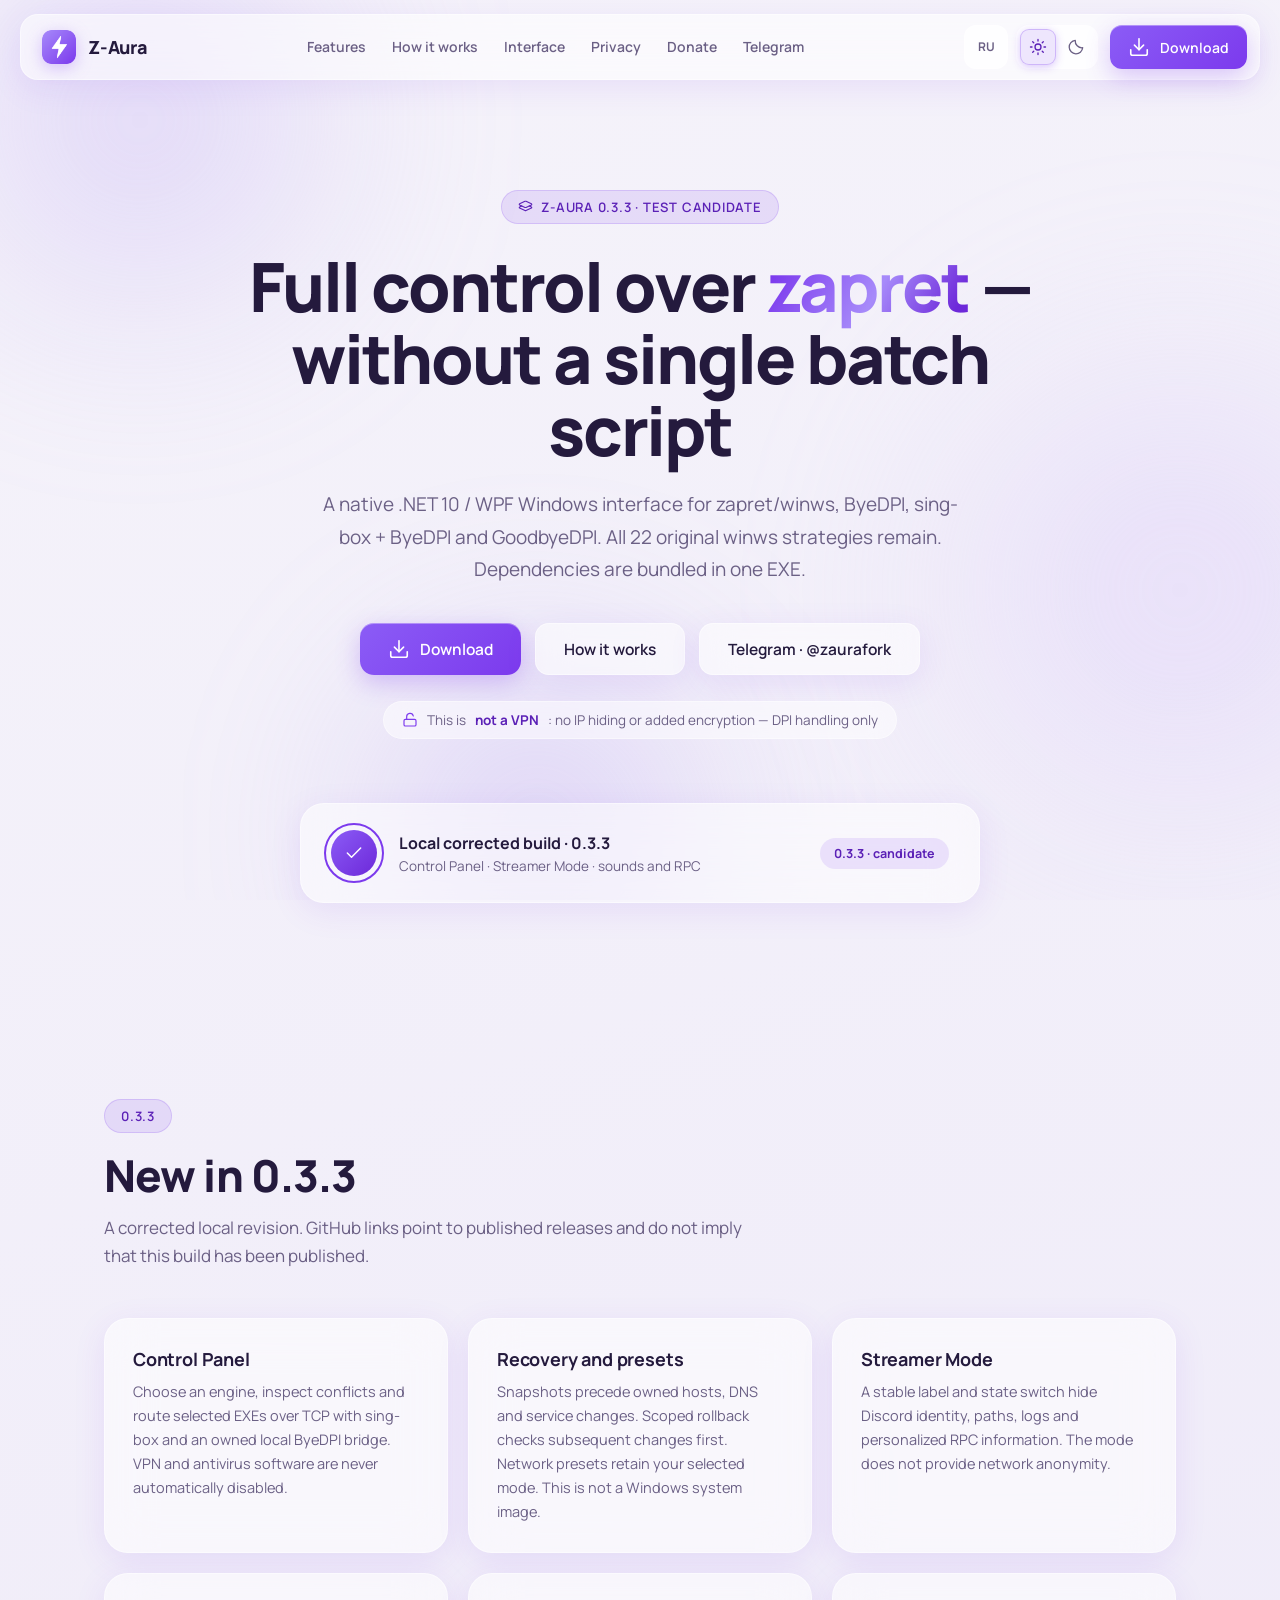
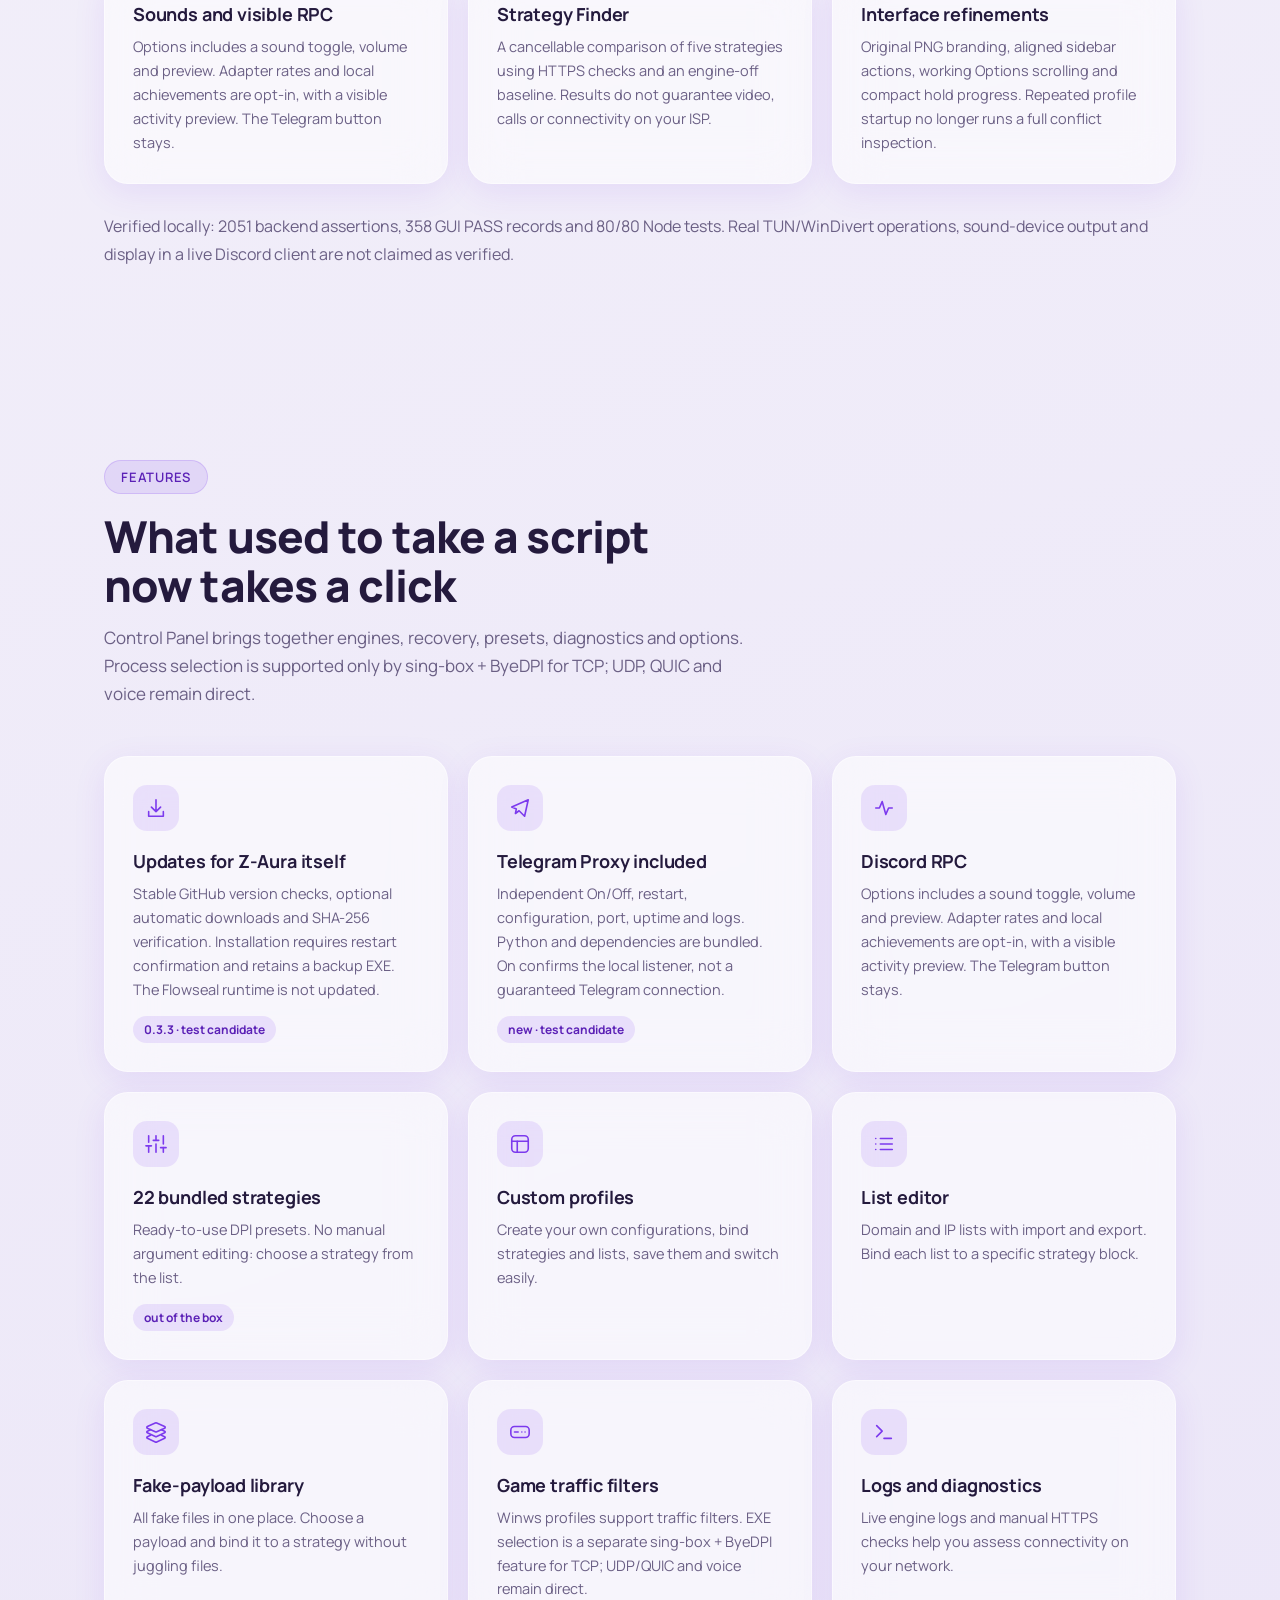
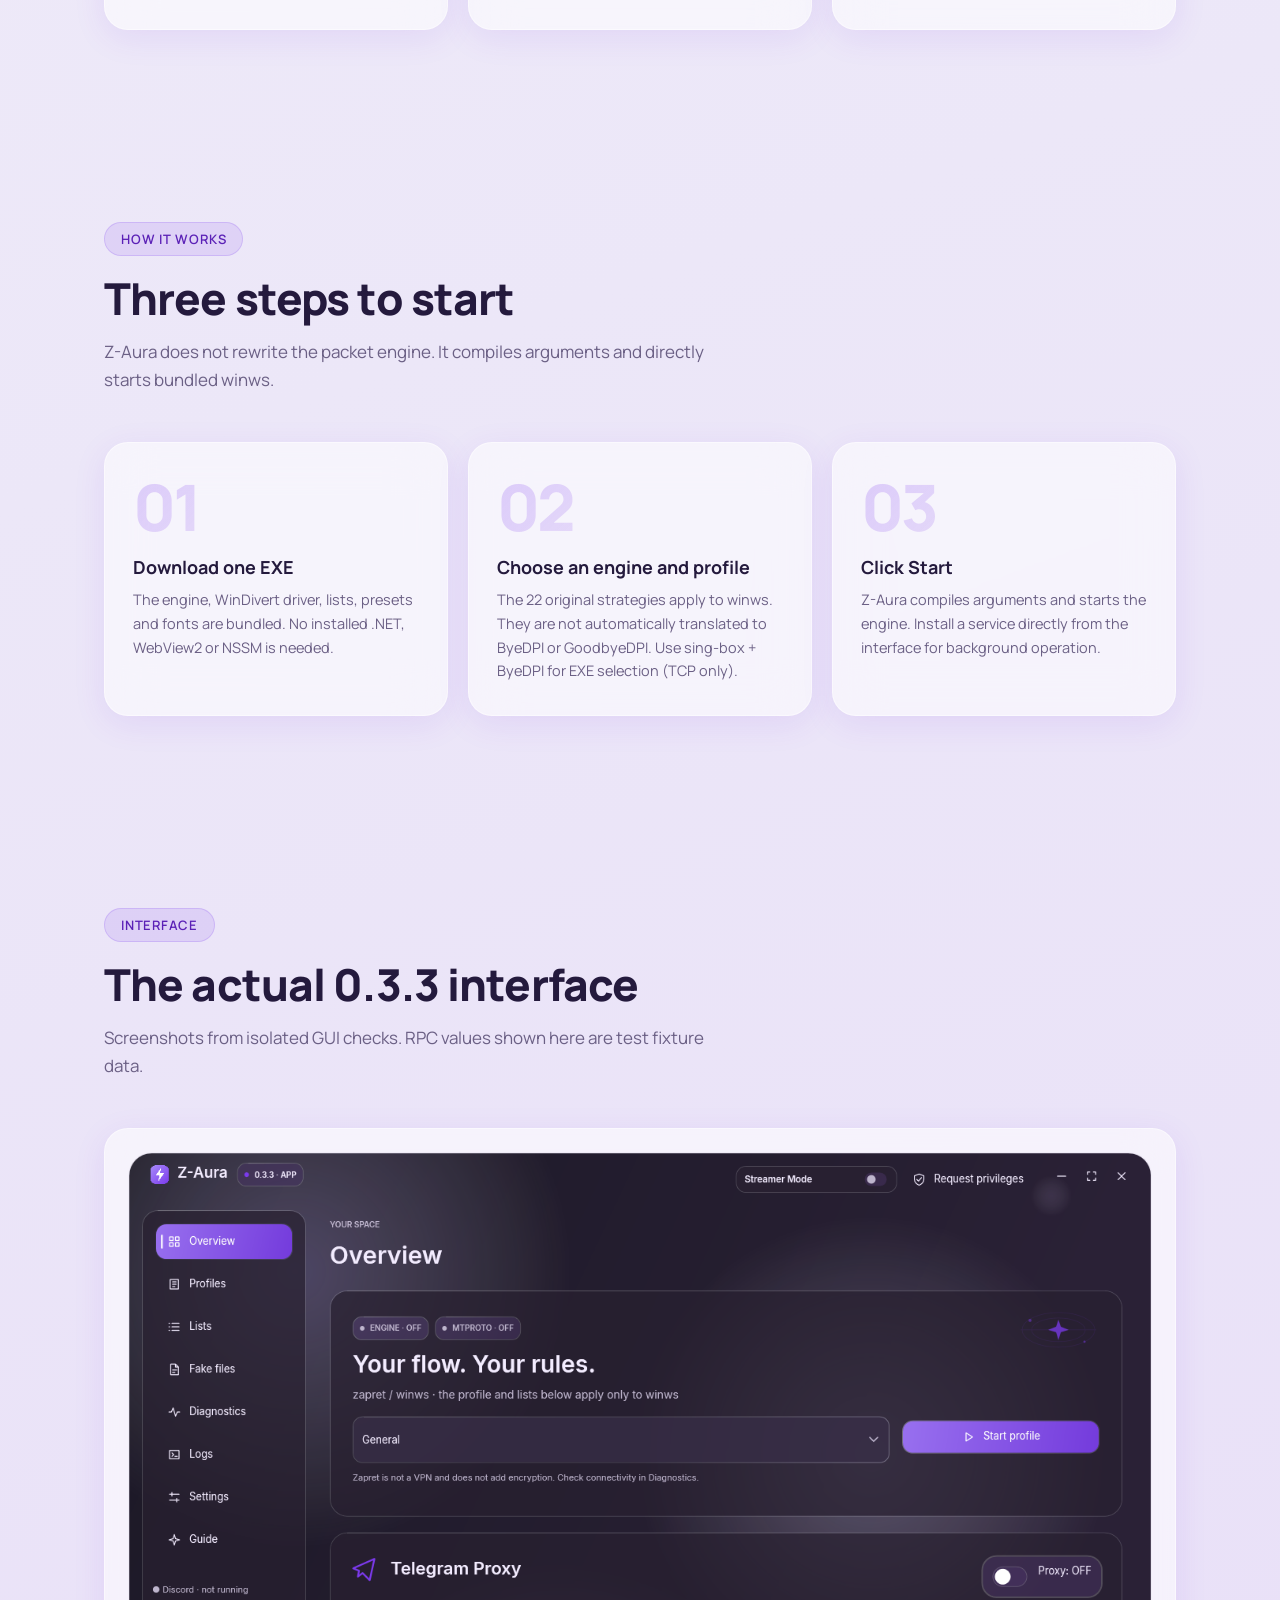
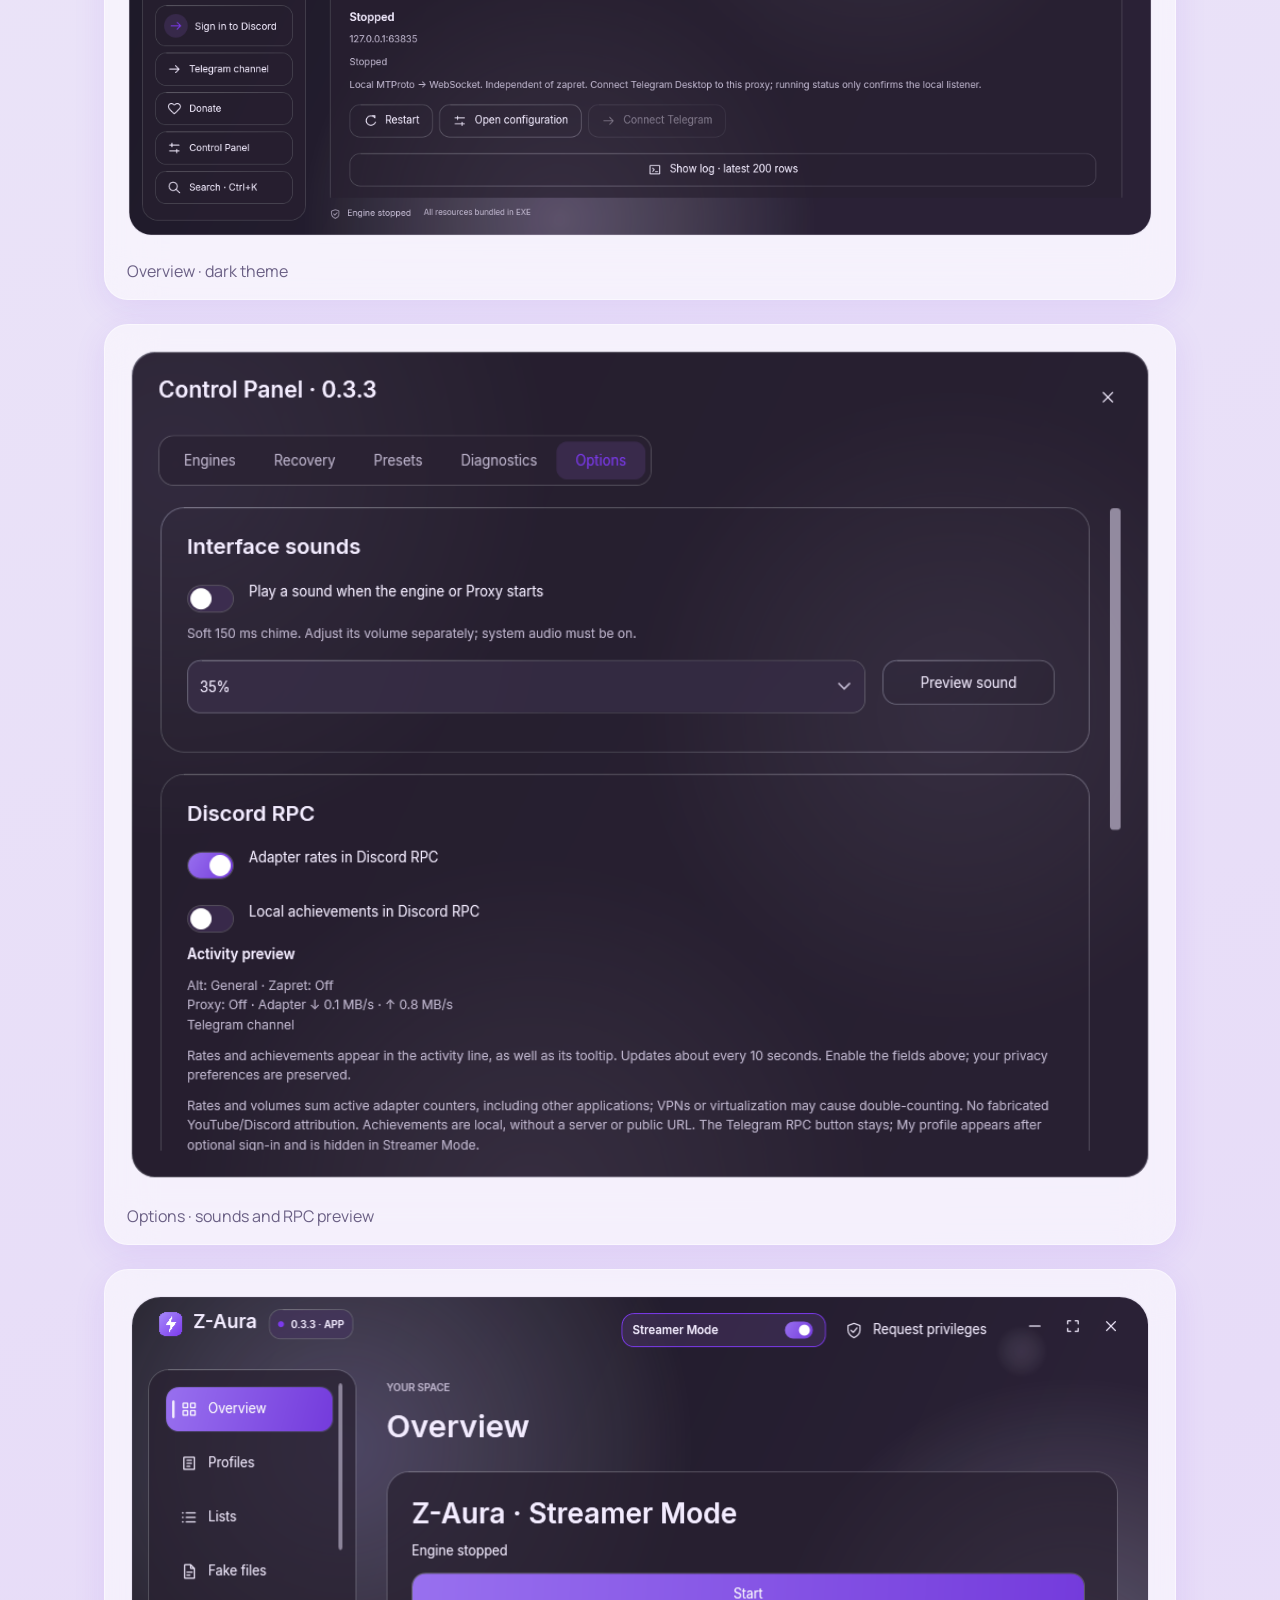
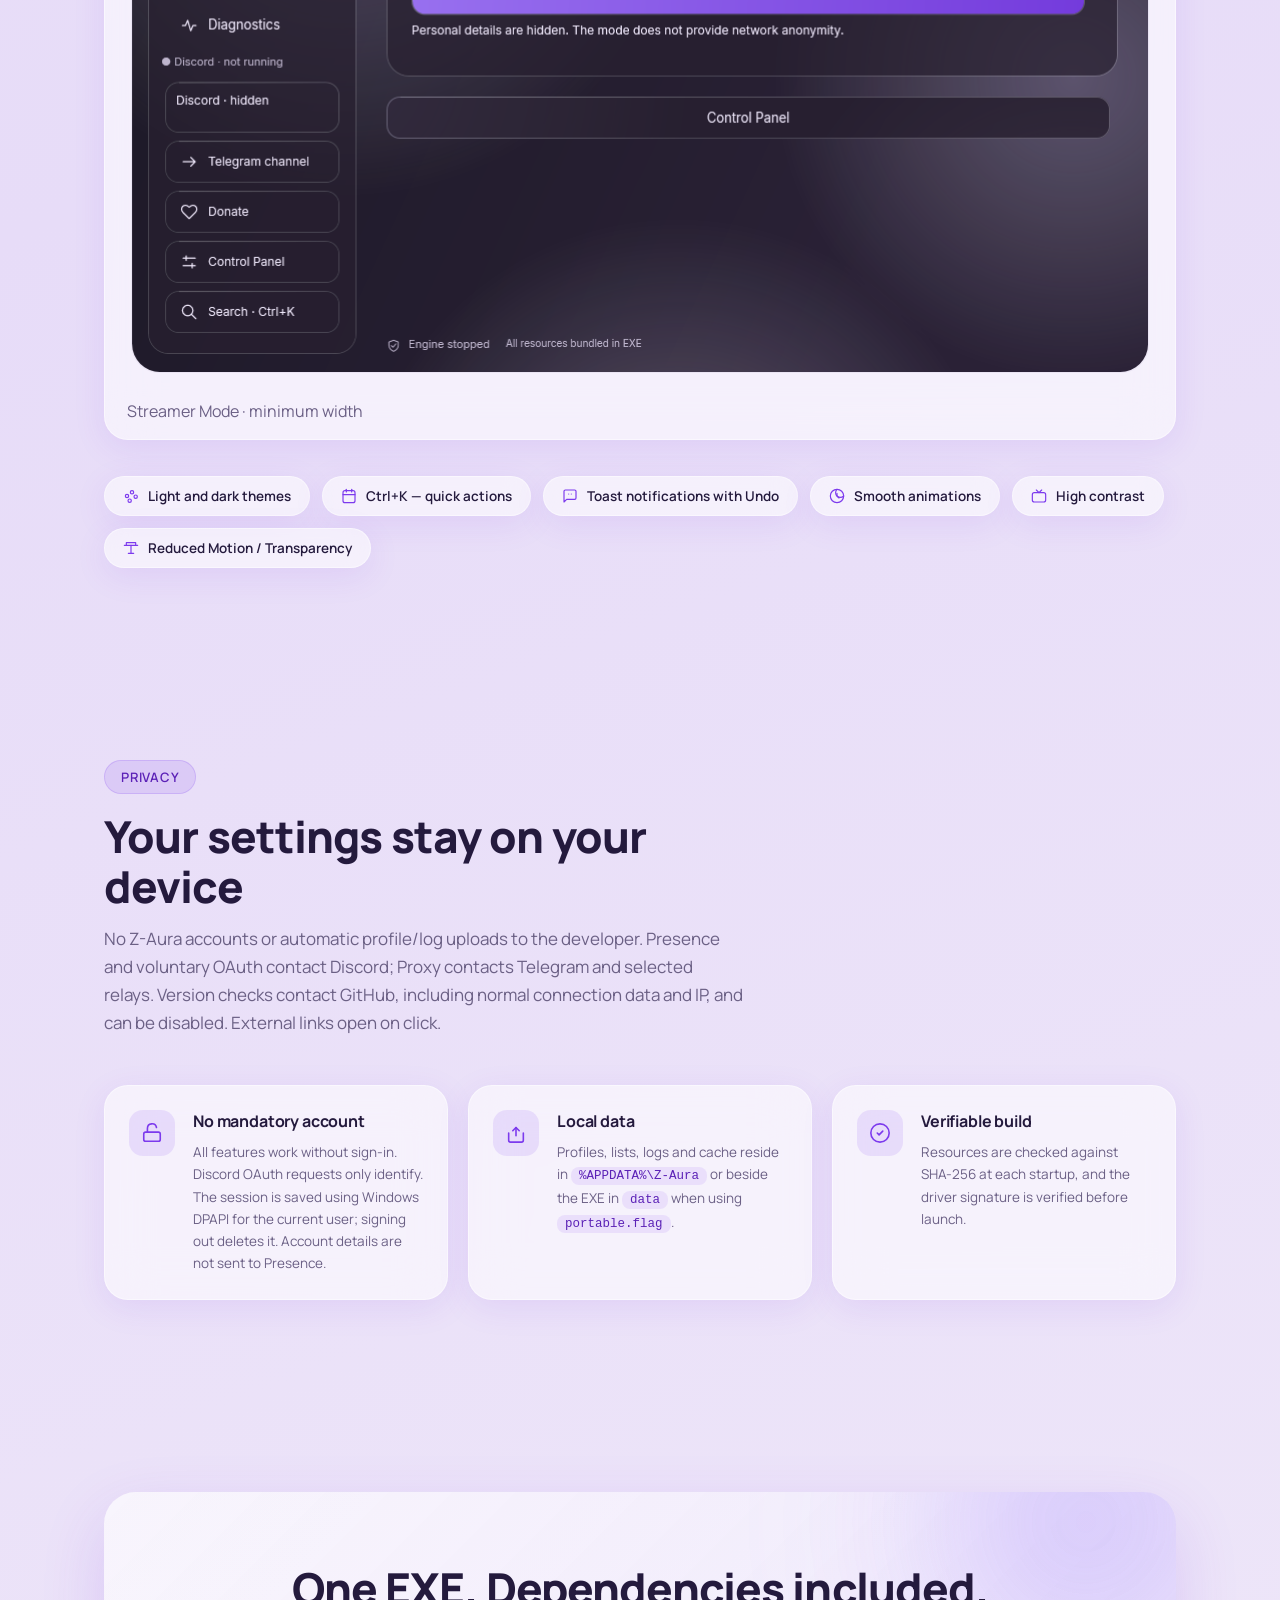
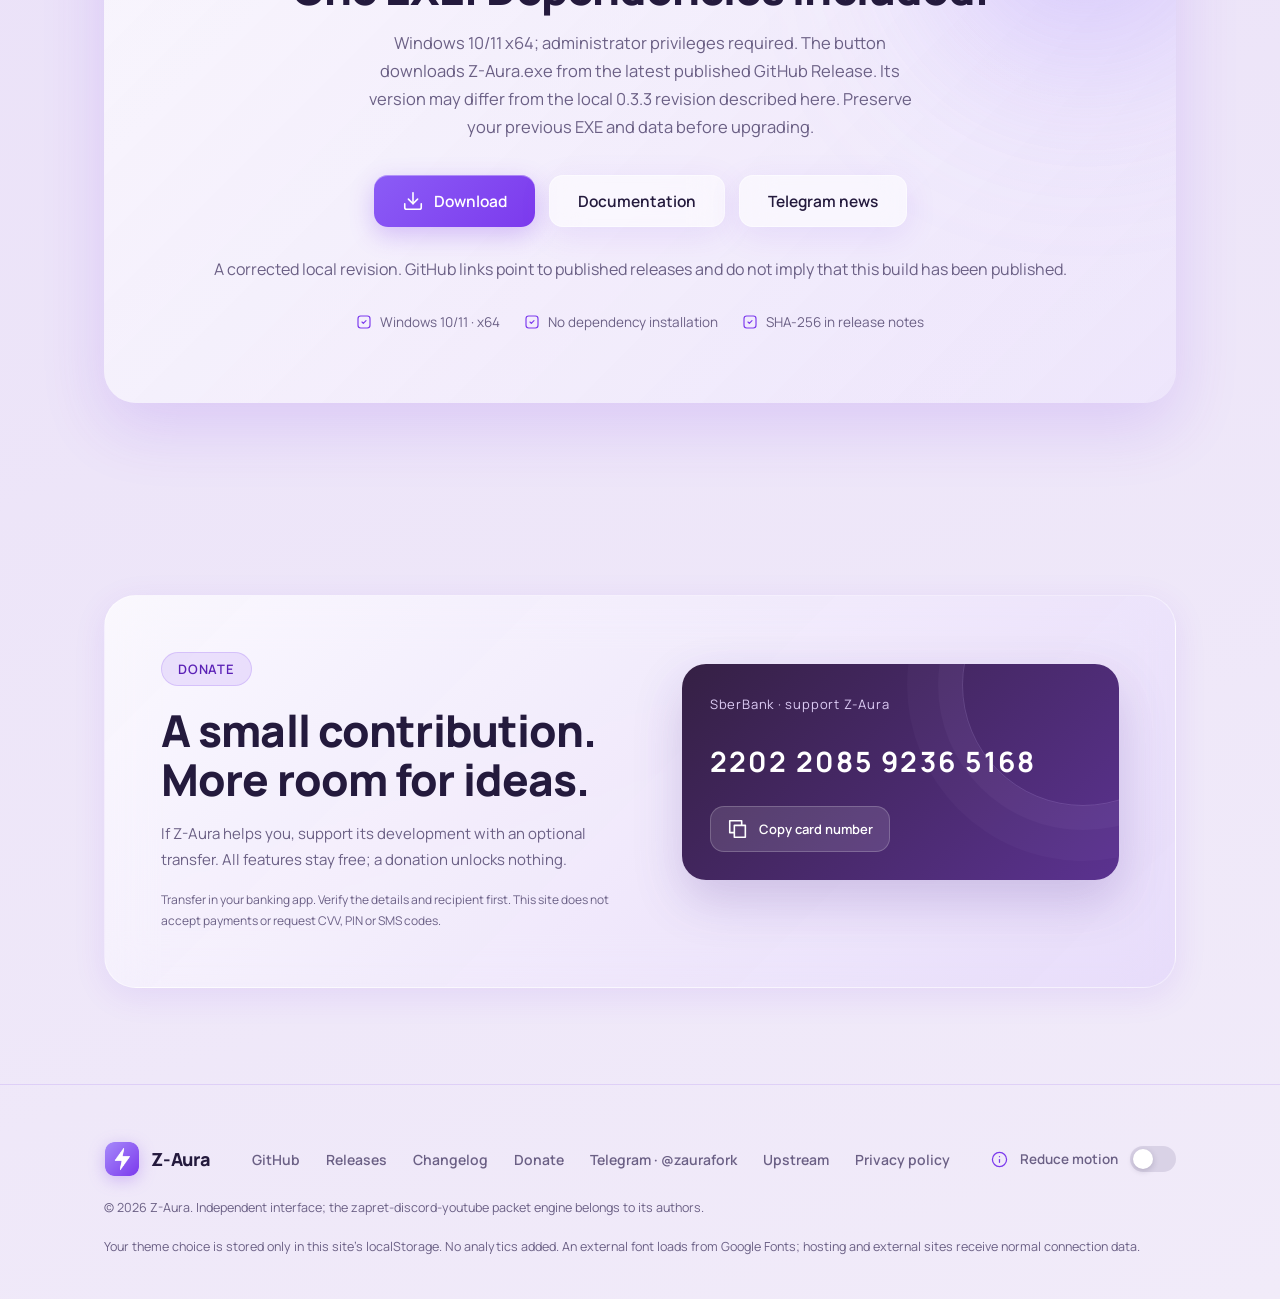
<file: index.en.html>
<!DOCTYPE html>
<html lang="en">
<head>
<meta charset="UTF-8">
<meta name="viewport" content="width=device-width, initial-scale=1.0">
<title>Z-Aura — a native interface for zapret</title>
<meta name="description" content="Z-Aura 0.3.3: a WPF interface for zapret and other engines, Telegram Proxy, recovery, presets, Streamer Mode and Discord RPC. Not a VPN.">
<link rel="icon" type="image/png" href="assets/logo.png">
<link rel="apple-touch-icon" href="assets/logo.png">
<link rel="preconnect" href="https://fonts.googleapis.com">
<link rel="preconnect" href="https://fonts.gstatic.com" crossorigin>
<link href="https://fonts.googleapis.com/css2?family=Manrope:wght@400;500;600;700;800&display=swap" rel="stylesheet">
<style>
:root{
  color-scheme:light;
  --accent:#7C3AED;
  --accent-2:#A78BFA;
  --accent-deep:#5B21B6;
  --accent-soft:rgba(124,58,237,.12);
  --accent-glow:rgba(124,58,237,.28);
  --text:#241A3D;
  --muted:#6B6085;
  --glass:rgba(255,255,255,.55);
  --glass-strong:rgba(255,255,255,.72);
  --glass-modal:rgba(255,255,255,.88);
  --stroke:rgba(255,255,255,.45);
  --shadow:0 8px 32px rgba(124,58,237,.10);
  --shadow-lg:0 24px 64px rgba(124,58,237,.16);
  --scroll-thumb:rgba(124,58,237,.35);
  --scroll-hover:rgba(124,58,237,.6);
  --spring:cubic-bezier(.34,1.56,.64,1);
  --ease:cubic-bezier(.22,1,.36,1);
  --radius:24px;
}
*{margin:0;padding:0;box-sizing:border-box}
::selection{background:var(--accent-glow);color:var(--accent-deep)}
html{scroll-behavior:smooth;scrollbar-width:thin;scrollbar-color:var(--scroll-thumb) transparent}
body{
  font-family:'Manrope','Inter',-apple-system,'Segoe UI',sans-serif;
  color:var(--text);
  background:linear-gradient(160deg,#f5f3fa 0%,#ece7f8 38%,#e7dcf8 68%,#f1ebf9 100%);
  min-height:100vh;
  overflow-x:hidden;
  -webkit-font-smoothing:antialiased;
}
::-webkit-scrollbar{width:10px;height:10px}
::-webkit-scrollbar-track{background:transparent}
::-webkit-scrollbar-thumb{background:var(--scroll-thumb);border:2px solid transparent;background-clip:padding-box;border-radius:999px}
::-webkit-scrollbar-thumb:hover{background-color:var(--scroll-hover)}
::-webkit-scrollbar-corner{background:transparent}
::-webkit-scrollbar-button{display:none;width:0;height:0}
@supports selector(::-webkit-scrollbar){html{scrollbar-width:auto;scrollbar-color:auto}}
:focus-visible{outline:2px solid var(--accent);outline-offset:3px;border-radius:8px;box-shadow:0 0 0 6px var(--accent-glow)}

/* ---------- Фон: анимированные блобы ---------- */
.bg{position:fixed;inset:0;z-index:-1;overflow:hidden}
.blob{position:absolute;border-radius:50%;filter:blur(90px);opacity:.5}
.blob-1{width:520px;height:520px;background:radial-gradient(circle,#c4b0f5,transparent 70%);top:-140px;left:-120px;animation:float1 22s ease-in-out infinite alternate}
.blob-2{width:640px;height:640px;background:radial-gradient(circle,#d9c8fa,transparent 70%);top:30%;right:-220px;animation:float2 26s ease-in-out infinite alternate}
.blob-3{width:460px;height:460px;background:radial-gradient(circle,#b9a4f2,transparent 70%);bottom:-160px;left:24%;animation:float1 30s ease-in-out infinite alternate-reverse}
@keyframes float1{from{transform:translate(0,0) scale(1)}to{transform:translate(70px,50px) scale(1.12)}}
@keyframes float2{from{transform:translate(0,0) scale(1)}to{transform:translate(-80px,60px) scale(1.08)}}

/* ---------- Общие ---------- */
.wrap{max-width:1120px;margin:0 auto;padding:0 24px}
.glass{
  background:var(--glass);
  -webkit-backdrop-filter:blur(24px);
  backdrop-filter:blur(24px);
  border:1px solid var(--stroke);
  box-shadow:var(--shadow);
}
section{padding:96px 0;position:relative}
.eyebrow{
  display:inline-flex;align-items:center;gap:8px;
  font-size:13px;font-weight:600;letter-spacing:.06em;text-transform:uppercase;
  color:var(--accent-deep);background:var(--accent-soft);
  border:1px solid rgba(124,58,237,.18);border-radius:999px;padding:7px 16px;
}
h2{font-size:clamp(30px,4vw,44px);font-weight:800;letter-spacing:-.02em;line-height:1.12}
.section-head{max-width:640px;margin-bottom:48px}
.section-head p{margin-top:14px;font-size:17px;line-height:1.65;color:var(--muted)}
.icon{width:22px;height:22px;stroke:currentColor;stroke-width:1.75;stroke-linecap:round;stroke-linejoin:round;fill:none;flex:none}

/* ---------- Кнопки ---------- */
.btn{
  display:inline-flex;align-items:center;gap:10px;
  padding:14px 28px;border-radius:14px;border:none;cursor:pointer;
  font-family:inherit;font-size:15.5px;font-weight:600;text-decoration:none;
  transition:transform .45s var(--spring),box-shadow .45s var(--ease),filter .3s;
  will-change:transform;
}
.btn:hover{transform:scale(1.02)}
.btn:active{transform:scale(.98)}
.btn-primary{
  color:#fff;background:linear-gradient(135deg,#8B5CF6,#7C3AED);
  box-shadow:0 8px 24px var(--accent-glow),inset 0 1px 0 rgba(255,255,255,.35);
}
.btn-primary:hover{box-shadow:0 12px 36px rgba(124,58,237,.42),inset 0 1px 0 rgba(255,255,255,.35)}
.btn-glass{
  color:var(--text);background:var(--glass);border:1px solid var(--stroke);
  -webkit-backdrop-filter:blur(16px);backdrop-filter:blur(16px);box-shadow:var(--shadow);
}
.btn-glass:hover{background:rgba(255,255,255,.72)}

/* ---------- Навигация ---------- */
.nav-outer{position:fixed;top:14px;left:0;right:0;z-index:100;padding:0 20px}
.nav{max-width:1240px;margin:0 auto;border-radius:18px;padding:10px 12px 10px 20px;display:grid;grid-template-columns:auto minmax(0,1fr) auto auto;align-items:center;gap:12px}
.logo{display:flex;align-items:center;gap:11px;font-weight:800;font-size:18px;letter-spacing:-.01em;text-decoration:none;color:var(--text);white-space:nowrap;flex-shrink:0}
.logo-mark{display:block;width:36px;height:36px;object-fit:contain;flex:none;filter:drop-shadow(0 4px 8px var(--accent-glow))}
.nav-links{display:flex;align-items:center;justify-content:center;gap:2px;min-width:0}
.nav-links a{
  text-decoration:none;color:var(--muted);font-size:14px;font-weight:600;white-space:nowrap;line-height:1.4;
  padding:11px 12px;border-radius:11px;transition:color .25s var(--ease),background .25s var(--ease);
}
.nav-links a:hover{color:var(--accent-deep);background:rgba(124,58,237,.09)}
.nav-links a.active{color:var(--accent-deep);background:rgba(124,58,237,.13);box-shadow:inset 0 0 0 1px rgba(124,58,237,.16)}
.btn-nav{padding:11px 18px;font-size:14px;border-radius:12px;justify-content:center;white-space:nowrap;min-height:44px}
@media(max-width:1180px){
  .nav{grid-template-columns:minmax(0,1fr) auto auto}
  .nav-links{grid-column:1/-1;grid-row:2;flex-wrap:wrap;border-top:1px solid var(--stroke);padding-top:8px}
  .hero{padding-top:220px}
}

/* ---------- Hero ---------- */
.hero{padding:190px 0 100px;text-align:center}
.hero h1{
  font-size:clamp(38px,6vw,68px);font-weight:800;letter-spacing:-.03em;line-height:1.06;
  margin:26px auto 22px;max-width:860px;
}
.hero h1 .grad{
  background:linear-gradient(120deg,#7C3AED 10%,#A78BFA 55%,#6D28D9 90%);
  -webkit-background-clip:text;background-clip:text;-webkit-text-fill-color:transparent;
}
.hero .lead{font-size:clamp(16px,2vw,19px);line-height:1.7;color:var(--muted);max-width:640px;margin:0 auto}
.hero-cta{display:flex;gap:14px;justify-content:center;flex-wrap:wrap;margin-top:38px}
.hero-note{display:inline-flex;align-items:center;gap:9px;margin-top:26px;font-size:13.5px;color:var(--muted);
  background:rgba(255,255,255,.5);border:1px solid var(--stroke);border-radius:999px;padding:9px 18px;
  -webkit-backdrop-filter:blur(12px);backdrop-filter:blur(12px)}
.hero-note b{color:var(--accent-deep)}

/* Статусная карточка в hero */
.hero-status{
  margin:64px auto 0;max-width:680px;border-radius:var(--radius);padding:26px 30px;
  text-align:left;display:grid;grid-template-columns:auto 1fr auto;gap:22px;align-items:center;
}
.status-dot{width:46px;height:46px;border-radius:50%;background:linear-gradient(135deg,#8B5CF6,#6D28D9);display:grid;place-items:center;position:relative}
.status-dot .icon{width:20px;height:20px;stroke:#fff}
.status-dot::before{content:"";position:absolute;inset:-7px;border-radius:50%;border:2px solid var(--accent);animation:pulse 2s ease-out infinite}
@keyframes pulse{0%{transform:scale(.85);opacity:.55}75%{transform:scale(1.45);opacity:0}100%{transform:scale(1.45);opacity:0}}
.hero-status .st-title{font-weight:700;font-size:16px}
.hero-status .st-sub{font-size:13.5px;color:var(--muted);margin-top:3px}
.mini-pill{font-size:12.5px;font-weight:700;color:var(--accent-deep);background:var(--accent-soft);border-radius:999px;padding:7px 14px;white-space:nowrap}

/* ---------- Карточки возможностей ---------- */
.grid{display:grid;grid-template-columns:repeat(auto-fit,minmax(min(100%,310px),1fr));gap:20px}
.card{border-radius:var(--radius);padding:28px;transition:transform .5s var(--spring),box-shadow .5s var(--ease)}
.card:hover{transform:translateY(-5px);box-shadow:var(--shadow-lg)}
.card .ico{width:46px;height:46px;border-radius:14px;background:var(--accent-soft);display:grid;place-items:center;color:var(--accent);margin-bottom:18px;transition:transform .5s var(--spring)}
.card:hover .ico{transform:scale(1.1) rotate(-4deg)}
.card h3{font-size:18px;font-weight:700;margin-bottom:9px;letter-spacing:-.01em}
.card p{font-size:14.5px;line-height:1.65;color:var(--muted)}
.card .tag{display:inline-block;margin-top:14px;font-size:12px;font-weight:700;color:var(--accent-deep);background:var(--accent-soft);padding:5px 11px;border-radius:999px}

/* ---------- Шаги ---------- */
.steps{display:grid;grid-template-columns:repeat(auto-fit,minmax(min(100%,280px),1fr));gap:20px}
.step{border-radius:var(--radius);padding:32px 28px;position:relative;overflow:hidden}
.step .num{
  font-size:64px;font-weight:800;line-height:1;letter-spacing:-.04em;
  background:linear-gradient(135deg,rgba(124,58,237,.22),rgba(124,58,237,.06));
  -webkit-background-clip:text;background-clip:text;-webkit-text-fill-color:transparent;
}
.step h3{font-size:18px;font-weight:700;margin:16px 0 9px}
.step p{font-size:14.5px;line-height:1.65;color:var(--muted)}
.step .code{font-size:12.5px;background:rgba(124,58,237,.10);color:var(--accent-deep);border-radius:8px;padding:2px 8px;font-family:'JetBrains Mono',Consolas,monospace}

/* ---------- Мокап интерфейса ---------- */
.app-window{border-radius:22px;overflow:hidden;box-shadow:var(--shadow-lg)}
.win-titlebar{display:flex;align-items:center;gap:8px;padding:13px 18px;background:var(--glass-strong);border-bottom:1px solid var(--stroke)}
.win-btn{width:12px;height:12px;border-radius:50%;border:none;cursor:pointer;transition:transform .4s var(--spring)}
.win-btn:hover{transform:scale(1.25)}
.win-btn-1{background:linear-gradient(135deg,#A78BFA,#7C3AED)}
.win-btn-2{background:rgba(124,58,237,.45)}
.win-btn-3{background:rgba(124,58,237,.25)}
.win-title{margin-left:10px;font-size:12.5px;font-weight:600;color:var(--muted)}
.win-body{display:grid;grid-template-columns:200px minmax(0,1fr);min-height:380px}
.win-side{padding:18px 12px;border-right:1px solid var(--stroke);background:rgba(255,255,255,.35);display:flex;flex-direction:column;gap:4px}
.win-nav{display:flex;align-items:center;gap:11px;padding:10px 13px;border-radius:11px;font-size:13.5px;font-weight:600;color:var(--muted);cursor:pointer;transition:all .35s var(--ease)}
.win-nav .icon{width:17px;height:17px}
.win-nav:hover{color:var(--accent-deep);background:rgba(124,58,237,.08)}
.win-nav.active{color:var(--accent-deep);background:rgba(124,58,237,.14);box-shadow:inset 0 0 0 1px rgba(124,58,237,.18)}
.win-main{padding:24px;display:flex;flex-direction:column;gap:16px}
.win-card{border-radius:16px;background:rgba(255,255,255,.55);border:1px solid var(--stroke);padding:18px 20px}
.win-card .row{display:flex;align-items:center;justify-content:space-between;gap:12px}
.win-card .lab{font-size:12px;font-weight:700;letter-spacing:.05em;text-transform:uppercase;color:var(--muted)}
.win-card .val{font-size:15px;font-weight:700;margin-top:5px}
.win-run{
  margin-top:auto;display:flex;align-items:center;justify-content:center;gap:11px;
  padding:17px;border-radius:14px;border:none;cursor:pointer;
  font-family:inherit;font-size:15px;font-weight:700;color:#fff;
  background:linear-gradient(135deg,#8B5CF6,#7C3AED);
  box-shadow:0 8px 24px var(--accent-glow);position:relative;
  transition:transform .45s var(--spring);
}
.win-run:hover{transform:scale(1.02)}
.win-run:active{transform:scale(.98)}
.win-run::after{content:"";position:absolute;inset:-6px;border-radius:18px;border:2px solid var(--accent);opacity:0;animation:pulse 2.2s ease-out infinite}
.win-run .icon{width:18px;height:18px;stroke:#fff;stroke-width:2.2;fill:#fff;stroke:none}
.win-log{font-family:Consolas,'JetBrains Mono',monospace;font-size:11.5px;line-height:1.9;color:var(--muted)}
.win-log b{color:var(--accent-deep);font-weight:700}
.ui-features{margin-top:36px;display:flex;flex-wrap:wrap;gap:12px}
.chip{display:inline-flex;align-items:center;gap:9px;font-size:13.5px;font-weight:600;color:var(--text);
  background:var(--glass);border:1px solid var(--stroke);border-radius:999px;padding:10px 18px;
  -webkit-backdrop-filter:blur(12px);backdrop-filter:blur(12px);box-shadow:var(--shadow);transition:transform .45s var(--spring)}
.chip:hover{transform:translateY(-3px)}
.chip .icon{width:16px;height:16px;color:var(--accent)}

/* ---------- Приватность ---------- */
.priv{display:grid;grid-template-columns:repeat(auto-fit,minmax(260px,1fr));gap:20px}
.priv .card{display:flex;gap:18px;align-items:flex-start;padding:24px}
.priv .ico{margin-bottom:0;flex:none}
.priv h3{font-size:16px}
.priv p{font-size:13.5px}
.priv .path{font-size:12.5px;background:rgba(124,58,237,.10);color:var(--accent-deep);border-radius:8px;padding:2px 8px;font-family:Consolas,monospace}

/* ---------- Download ---------- */
.dl{border-radius:32px;padding:clamp(40px,6vw,72px);text-align:center;position:relative;overflow:hidden;
  background:linear-gradient(135deg,rgba(255,255,255,.65),rgba(237,229,252,.75));box-shadow:var(--shadow-lg)}
.dl::before{content:"";position:absolute;width:420px;height:420px;border-radius:50%;filter:blur(80px);
  background:radial-gradient(circle,rgba(167,139,250,.55),transparent 70%);top:-180px;right:-120px;pointer-events:none}
.dl h2{position:relative}
.dl .lead{position:relative;max-width:560px;margin:16px auto 0;font-size:16.5px;line-height:1.7;color:var(--muted)}
.dl-cta{position:relative;display:flex;gap:14px;justify-content:center;flex-wrap:wrap;margin-top:34px}
.dl-meta{position:relative;display:flex;gap:24px;justify-content:center;flex-wrap:wrap;margin-top:30px;font-size:13.5px;color:var(--muted)}
.dl-meta span{display:inline-flex;align-items:center;gap:8px}
.dl-meta .icon{width:16px;height:16px;color:var(--accent)}

/* ---------- Footer ---------- */
footer{padding:56px 0 44px;border-top:1px solid rgba(124,58,237,.14)}
.foot{display:flex;align-items:center;justify-content:space-between;gap:24px;flex-wrap:wrap}
.foot-links{display:flex;gap:26px;flex-wrap:wrap}
.foot-links a{text-decoration:none;color:var(--muted);font-size:14px;font-weight:600;transition:color .3s}
.foot-links a:hover{color:var(--accent-deep)}
.a11y{display:flex;align-items:center;gap:12px;font-size:13.5px;font-weight:600;color:var(--muted)}
.switch{width:46px;height:26px;border-radius:13px;border:none;cursor:pointer;background:#d9d2e6;position:relative;transition:background .4s var(--ease);flex:none}
.switch::after{content:"";position:absolute;top:3px;left:3px;width:20px;height:20px;border-radius:50%;background:#fff;box-shadow:0 2px 6px rgba(36,26,61,.2);transition:transform .45s var(--spring)}
.switch[aria-checked="true"]{background:var(--accent)}
.switch[aria-checked="true"]::after{transform:translateX(20px)}
.copy{font-size:12.5px;color:var(--muted);margin-top:22px}
/* ---------- Support: an optional gift, never a paywall ---------- */
.donate-panel{display:grid;grid-template-columns:1.1fr 1fr;gap:40px;align-items:center;border-radius:32px;padding:clamp(28px,5vw,56px);overflow:hidden;background:linear-gradient(135deg,rgba(255,255,255,.72),rgba(227,214,251,.7))}
.donate-panel p{font-size:15px;line-height:1.75;color:var(--muted);margin-top:16px}
.donate-card{position:relative;padding:28px;border-radius:24px;background:linear-gradient(135deg,#352044,#5b3290);color:#fff;box-shadow:0 20px 50px rgba(77,36,133,.2);overflow:hidden}
.donate-card::before{content:"";position:absolute;width:240px;height:240px;right:-85px;top:-100px;border:1px solid rgba(216,192,255,.18);border-radius:50%;box-shadow:0 0 0 24px rgba(216,192,255,.04),0 0 0 55px rgba(216,192,255,.03);pointer-events:none}
.donate-card .bank{font-size:13px;letter-spacing:.06em;color:#ddccf5;position:relative}
.donate-card .card-number{display:block;position:relative;margin:28px 0 26px;font-size:clamp(18px,2.3vw,28px);letter-spacing:.08em;font-weight:700;white-space:nowrap;user-select:all}
.donate-card .btn{position:relative;font-size:13px;padding:11px 16px;background:rgba(255,255,255,.12);border:1px solid rgba(255,255,255,.2);color:#fff}
.donate-status{min-height:24px;font-size:12px!important;color:var(--accent-deep)!important}
@media(max-width:800px){.donate-panel{grid-template-columns:1fr;gap:24px}.donate-card .card-number{font-size:clamp(17px,4.5vw,27px)}}

/* ---------- Reveal-анимации ---------- */
.reveal{opacity:0;transform:translateY(26px);transition:opacity .7s var(--ease),transform .7s var(--spring)}
.reveal.visible{opacity:1;transform:translateY(0)}

/* ---------- Reduced motion ---------- */
html.reduce-motion{scroll-behavior:auto}
html.reduce-motion .blob,html.reduce-motion .status-dot::before,html.reduce-motion .win-run::after{animation:none}
html.reduce-motion .reveal{transition:opacity .1s linear;transform:none}
html.reduce-motion .btn,html.reduce-motion .card,html.reduce-motion .chip,html.reduce-motion .switch::after{transition-duration:.1s}

@media (max-width:900px){
  .win-body{grid-template-columns:minmax(0,1fr)}
  .win-side{flex-direction:row;overflow-x:auto;border-right:none;border-bottom:1px solid var(--stroke)}
  .win-nav{white-space:nowrap}
  section{padding:72px 0}
}
@media (max-width:640px){
  .nav-outer{padding:0 12px;top:10px}
  .nav{grid-template-columns:minmax(0,1fr) auto;padding:12px;gap:8px}
  .nav-links{gap:2px}
  .nav-links a{font-size:12px;padding:8px 9px}
  .nav .btn-nav{grid-column:1/-1;grid-row:3}
  .win-main{min-width:0;padding:16px}
  .win-card .row{flex-wrap:wrap}
  .win-card .mini-pill{max-width:100%;white-space:normal}
  .win-log{overflow-wrap:anywhere}
  .hero{padding:260px 0 72px}
  .hero-status{grid-template-columns:auto 1fr;padding:20px}
  .hero-status .mini-pill{display:none}
}
html[data-theme="dark"]{color-scheme:dark;--text:#f3ecff;--muted:#c4b9d3;--accent:#b997ff;--accent-deep:#d0b3ff;--accent-soft:rgba(180,135,255,.16);--glass:rgba(40,33,49,.82);--glass-strong:rgba(48,39,59,.95);--glass-modal:#30273b;--stroke:rgba(205,176,239,.24);--shadow:0 8px 32px #0003;--shadow-lg:0 24px 64px #0005}
html[data-theme="dark"] body{background:linear-gradient(160deg,#1c1825,#281e36 55%,#241b30)}
html[data-theme="dark"] .hero h1 .grad{background-image:linear-gradient(120deg,#b997ff,#dfcaff,#c5a2ff)}
html[data-theme="dark"] .hero-note,html[data-theme="dark"] .win-side,html[data-theme="dark"] .win-card{background:var(--glass)}
html[data-theme="dark"] .dl,html[data-theme="dark"] .donate-panel{background:linear-gradient(135deg,#30273b,#3d2b50)}
html[data-theme="dark"] .btn-glass:hover{background:var(--glass-strong)}
html[data-theme="dark"]{--scroll-thumb:rgba(200,168,255,.4);--scroll-hover:rgba(200,168,255,.7)}
.site-preferences{display:flex;align-items:center;gap:8px;justify-self:end}
.site-preferences [data-language-link]{display:grid;place-items:center;min-width:44px;min-height:44px;padding:8px;font-family:inherit;font-size:12px;font-weight:700;line-height:1;color:var(--muted);background:var(--glass-strong);border:1px solid var(--stroke);border-radius:12px;text-decoration:none;transition:background .2s,color .2s}
.site-preferences [data-language-link]:hover{color:var(--accent-deep);background:var(--accent-soft)}
.theme-picker{display:flex;gap:2px;padding:3px;border:1px solid var(--stroke);border-radius:13px;background:var(--glass-strong)}
.theme-picker button{appearance:none;position:relative;display:grid;place-items:center;width:36px;height:36px;padding:0;border:1px solid transparent;border-radius:9px;background:transparent;color:var(--muted);cursor:pointer;transition:background .2s,color .2s,box-shadow .2s}
.theme-picker .icon{width:18px;height:18px;pointer-events:none}
.theme-picker button::after{content:attr(aria-label);position:absolute;top:calc(100% + 10px);right:0;z-index:5;width:max-content;padding:8px 10px;border:1px solid var(--stroke);border-radius:10px;background:var(--glass-modal);color:var(--text);box-shadow:var(--shadow);font:600 12px/1.4 'Manrope',sans-serif;opacity:0;visibility:hidden;pointer-events:none}
.theme-picker button:not(:disabled):hover::after,.theme-picker button:focus-visible::after{opacity:1;visibility:visible}
.theme-picker button:hover{color:var(--accent-deep);background:var(--accent-soft)}
.theme-picker button[aria-checked="true"]{color:var(--accent-deep);background:var(--accent-soft);border-color:var(--accent-glow);box-shadow:0 2px 8px var(--accent-glow)}
.theme-picker button:disabled{cursor:default;opacity:.55}
html.reduce-motion .theme-picker button,html.reduce-motion .site-preferences a{transition:none}
@media(prefers-reduced-motion:reduce){html{scroll-behavior:auto}.blob,.status-dot::before,.win-run::after{animation:none}.reveal{opacity:1;transform:none;transition:none}.theme-picker button,.site-preferences a,.nav-links a{transition:none}}
@media(prefers-reduced-transparency:reduce){.glass,.btn-glass,.chip{background:var(--glass-modal);backdrop-filter:none}}
@media(forced-colors:active){html{scrollbar-color:auto}body,.glass,.dl,.donate-panel,.win-card{background:Canvas;color:CanvasText;box-shadow:none}.hero h1 .grad{background:none;-webkit-text-fill-color:CanvasText}.btn,.site-preferences a,.theme-picker{border:1px solid ButtonText}.theme-picker button{color:ButtonText;box-shadow:none}.theme-picker button[aria-checked="true"]{border:2px solid Highlight;color:Highlight}}
.screenshot{padding:14px;margin:0 0 24px;border-radius:24px;overflow:hidden}.screenshot img{display:block;width:100%;height:auto;border-radius:14px}.screenshot figcaption{padding:14px 8px 2px;color:var(--muted);line-height:1.5}.release-evidence{margin-top:28px;color:var(--muted);line-height:1.75;overflow-wrap:anywhere}@media(max-width:600px){.screenshot{padding:7px;border-radius:16px}.screenshot img{border-radius:10px}.hero-status{flex-wrap:wrap}}
</style>
</head>
<body>

<div class="bg" aria-hidden="true">
  <div class="blob blob-1"></div>
  <div class="blob blob-2"></div>
  <div class="blob blob-3"></div>
</div>

<!-- ================= НАВИГАЦИЯ ================= -->
<div class="nav-outer">
  <nav class="nav glass" aria-label="Main navigation">
    <a class="logo" href="#top" aria-label="Z-Aura — home">
      <img class="logo-mark" src="assets/logo.png" alt="" width="36" height="36">
      Z-Aura
    </a>
    <div class="nav-links">
      <a href="#features">Features</a>
      <a href="#how">How it works</a>
      <a href="#interface">Interface</a>
      <a href="#privacy">Privacy</a>
      <a href="#donate">Donate</a>
      <a href="https://t.me/zaurafork" target="_blank" rel="noopener noreferrer">Telegram</a>
    </div>
    <div class="site-preferences" aria-label="Language and appearance">
      <a href="index.html" lang="ru" data-language-link>RU</a>
      <div class="theme-picker" data-theme-picker role="radiogroup" aria-label="Site theme">
        <button type="button" role="radio" data-theme-choice="light" aria-checked="true" aria-label="Light theme" tabindex="0" disabled>
          <svg class="icon" viewBox="0 0 24 24" aria-hidden="true"><circle cx="12" cy="12" r="4"/><path d="M12 2v2m0 16v2M2 12h2m16 0h2M4.93 4.93l1.42 1.42m11.3 11.3 1.42 1.42M4.93 19.07l1.42-1.42m11.3-11.3 1.42-1.42"/></svg>
        </button>
        <button type="button" role="radio" data-theme-choice="dark" aria-checked="false" aria-label="Dark theme" tabindex="-1" disabled>
          <svg class="icon" viewBox="0 0 24 24" aria-hidden="true"><path d="M20.9 13A9 9 0 0 1 11 3.1 9 9 0 1 0 20.9 13Z"/></svg>
        </button>
      </div>
    </div>
    <a class="btn btn-primary btn-nav" href="https://github.com/dopebeanie/Z-Aura/releases/latest/download/Z-Aura.exe" title="Download Z-Aura.exe">
      <svg class="icon" viewBox="0 0 24 24"><path d="M21 15v4a2 2 0 0 1-2 2H5a2 2 0 0 1-2-2v-4"/><path d="m7 10 5 5 5-5"/><path d="M12 15V3"/></svg>
      Download
    </a>
  </nav>
</div>

<!-- ================= HERO ================= -->
<section class="hero" id="top">
  <div class="wrap">
    <span class="eyebrow reveal">
      <svg class="icon" style="width:15px;height:15px" viewBox="0 0 24 24"><path d="m12.83 2.18a2 2 0 0 0-1.66 0L2.6 6.08a1 1 0 0 0 0 1.83l8.58 3.91a2 2 0 0 0 1.66 0l8.58-3.9a1 1 0 0 0 0-1.83Z"/><path d="m6.08 9.5-3.5 1.6a1 1 0 0 0 0 1.81l8.6 3.91a2 2 0 0 0 1.65 0l8.58-3.9a1 1 0 0 0 0-1.83l-3.5-1.59"/></svg>
      Z-Aura 0.3.3 · test candidate
    </span>
    <h1 class="reveal">Full control over <span class="grad">zapret</span> — without a single batch script</h1>
    <p class="lead reveal">A native .NET 10 / WPF Windows interface for zapret/winws, ByeDPI, sing-box + ByeDPI and GoodbyeDPI. All 22 original winws strategies remain. Dependencies are bundled in one EXE.</p>
    <div class="hero-cta reveal">
      <a class="btn btn-primary" href="https://github.com/dopebeanie/Z-Aura/releases/latest/download/Z-Aura.exe" title="Download Z-Aura.exe">
        <svg class="icon" viewBox="0 0 24 24"><path d="M21 15v4a2 2 0 0 1-2 2H5a2 2 0 0 1-2-2v-4"/><path d="m7 10 5 5 5-5"/><path d="M12 15V3"/></svg>
        Download
      </a>
      <a class="btn btn-glass" href="#how">How it works</a>
      <a class="btn btn-glass" href="https://t.me/zaurafork" target="_blank" rel="noopener noreferrer">Telegram · @zaurafork</a>
    </div>
    <div class="reveal">
      <span class="hero-note">
        <svg class="icon" style="width:16px;height:16px;color:var(--accent)" viewBox="0 0 24 24"><rect x="3" y="11" width="18" height="10" rx="2"/><path d="M7 11V7a5 5 0 0 1 9.9-1"/></svg>
        This is <b>not a VPN</b>: no IP hiding or added encryption — DPI handling only
      </span>
    </div>

    <div class="hero-status glass reveal" role="status">
      <span class="status-dot" aria-hidden="true">
        <svg class="icon" viewBox="0 0 24 24"><path d="M20 6 9 17l-5-5"/></svg>
      </span>
      <div>
        <div class="st-title">Local corrected build · 0.3.3</div>
        <div class="st-sub">Control Panel · Streamer Mode · sounds and RPC</div>
      </div>
      <span class="mini-pill">0.3.3 · candidate</span>
    </div>
  </div>
</section>

<!-- ================= ВОЗМОЖНОСТИ ================= -->
<section id="update"><div class="wrap"><div class="section-head reveal"><span class="eyebrow">0.3.3</span><h2 style="margin-top:18px">New in 0.3.3</h2><p>A corrected local revision. GitHub links point to published releases and do not imply that this build has been published.</p></div><div class="grid"><article class="card glass reveal"><h3>Control Panel</h3><p>Choose an engine, inspect conflicts and route selected EXEs over TCP with sing-box and an owned local ByeDPI bridge. VPN and antivirus software are never automatically disabled.</p></article>
<article class="card glass reveal"><h3>Recovery and presets</h3><p>Snapshots precede owned hosts, DNS and service changes. Scoped rollback checks subsequent changes first. Network presets retain your selected mode. This is not a Windows system image.</p></article>
<article class="card glass reveal"><h3>Streamer Mode</h3><p>A stable label and state switch hide Discord identity, paths, logs and personalized RPC information. The mode does not provide network anonymity.</p></article>
<article class="card glass reveal"><h3>Sounds and visible RPC</h3><p>Options includes a sound toggle, volume and preview. Adapter rates and local achievements are opt-in, with a visible activity preview. The Telegram button stays.</p></article>
<article class="card glass reveal"><h3>Strategy Finder</h3><p>A cancellable comparison of five strategies using HTTPS checks and an engine-off baseline. Results do not guarantee video, calls or connectivity on your ISP.</p></article>
<article class="card glass reveal"><h3>Interface refinements</h3><p>Original PNG branding, aligned sidebar actions, working Options scrolling and compact hold progress. Repeated profile startup no longer runs a full conflict inspection.</p></article></div><p class="release-evidence">Verified locally: 2051 backend assertions, 358 GUI PASS records and 80/80 Node tests. Real TUN/WinDivert operations, sound-device output and display in a live Discord client are not claimed as verified.</p></div></section>
<section id="features">
  <div class="wrap">
    <div class="section-head reveal">
      <span class="eyebrow">Features</span>
      <h2 style="margin-top:18px">What used to take a script now takes a click</h2>
      <p>Control Panel brings together engines, recovery, presets, diagnostics and options. Process selection is supported only by sing-box + ByeDPI for TCP; UDP, QUIC and voice remain direct.</p>
    </div>
    <div class="grid">
      <div class="card glass reveal">
        <span class="ico"><svg class="icon" viewBox="0 0 24 24"><path d="M12 3v13m-5-5 5 5 5-5M4 16v5h16v-5"/></svg></span>
        <h3>Updates for Z-Aura itself</h3>
        <p>Stable GitHub version checks, optional automatic downloads and SHA-256 verification. Installation requires restart confirmation and retains a backup EXE. The Flowseal runtime is not updated.</p>
        <span class="tag">0.3.3 · test candidate</span>
      </div>
      <div class="card glass reveal">
        <span class="ico"><svg class="icon" viewBox="0 0 24 24"><path d="m3 11 18-8-4 18-6-6-4 3 1-5Z"/></svg></span>
        <h3>Telegram Proxy included</h3>
        <p>Independent On/Off, restart, configuration, port, uptime and logs. Python and dependencies are bundled. On confirms the local listener, not a guaranteed Telegram connection.</p>
        <span class="tag">new · test candidate</span>
      </div>
      <div class="card glass reveal">
        <span class="ico"><svg class="icon" viewBox="0 0 24 24"><path d="M3 12h4l3-7 4 14 3-7h4"/></svg></span>
        <h3>Discord RPC</h3>
        <p>Options includes a sound toggle, volume and preview. Adapter rates and local achievements are opt-in, with a visible activity preview. The Telegram button stays.</p>
      </div>
      <div class="card glass reveal">
        <span class="ico"><svg class="icon" viewBox="0 0 24 24"><path d="M4 21v-7"/><path d="M4 10V3"/><path d="M12 21v-9"/><path d="M12 8V3"/><path d="M20 21v-5"/><path d="M20 12V3"/><path d="M1 14h6"/><path d="M9 8h6"/><path d="M17 16h6"/></svg></span>
        <h3>22 bundled strategies</h3>
        <p>Ready-to-use DPI presets. No manual argument editing: choose a strategy from the list.</p>
        <span class="tag">out of the box</span>
      </div>
      <div class="card glass reveal">
        <span class="ico"><svg class="icon" viewBox="0 0 24 24"><rect x="3" y="3" width="18" height="18" rx="4"/><path d="M3 9h18"/><path d="M9 21V9"/></svg></span>
        <h3>Custom profiles</h3>
        <p>Create your own configurations, bind strategies and lists, save them and switch easily.</p>
      </div>
      <div class="card glass reveal">
        <span class="ico"><svg class="icon" viewBox="0 0 24 24"><path d="M8 6h13"/><path d="M8 12h13"/><path d="M8 18h13"/><path d="M3 6h.01"/><path d="M3 12h.01"/><path d="M3 18h.01"/></svg></span>
        <h3>List editor</h3>
        <p>Domain and IP lists with import and export. Bind each list to a specific strategy block.</p>
      </div>
      <div class="card glass reveal">
        <span class="ico"><svg class="icon" viewBox="0 0 24 24"><path d="M12.83 2.18a2 2 0 0 0-1.66 0L2.6 6.08a1 1 0 0 0 0 1.83l8.58 3.91a2 2 0 0 0 1.66 0l8.58-3.9a1 1 0 0 0 0-1.83Z"/><path d="m6.08 9.5-3.5 1.6a1 1 0 0 0 0 1.81l8.6 3.91a2 2 0 0 0 1.65 0l8.58-3.9a1 1 0 0 0 0-1.83l-3.5-1.59"/><path d="m6.08 15.5-3.5 1.6a1 1 0 0 0 0 1.81l8.6 3.91a2 2 0 0 0 1.65 0l8.58-3.9a1 1 0 0 0 0-1.83l-3.5-1.59"/></svg></span>
        <h3>Fake-payload library</h3>
        <p>All fake files in one place. Choose a payload and bind it to a strategy without juggling files.</p>
      </div>
      <div class="card glass reveal">
        <span class="ico"><svg class="icon" viewBox="0 0 24 24"><rect x="2" y="6" width="20" height="12" rx="4"/><path d="M6 12h4"/><path d="M14 12h.01"/><path d="M17.5 12h.01"/></svg></span>
        <h3>Game traffic filters</h3>
        <p>Winws profiles support traffic filters. EXE selection is a separate sing-box + ByeDPI feature for TCP; UDP/QUIC and voice remain direct.</p>
      </div>
      <div class="card glass reveal">
        <span class="ico"><svg class="icon" viewBox="0 0 24 24"><path d="m4 17 6-6-6-6"/><path d="M12 19h8"/></svg></span>
        <h3>Logs and diagnostics</h3>
        <p>Live engine logs and manual HTTPS checks help you assess connectivity on your network.</p>
      </div>
    </div>
  </div>
</section>

<!-- ================= КАК РАБОТАЕТ ================= -->
<section id="how">
  <div class="wrap">
    <div class="section-head reveal">
      <span class="eyebrow">How it works</span>
      <h2 style="margin-top:18px">Three steps to start</h2>
      <p>Z-Aura does not rewrite the packet engine. It compiles arguments and directly starts bundled winws.</p>
    </div>
    <div class="steps">
      <div class="step glass reveal">
        <div class="num">01</div>
        <h3>Download one EXE</h3>
        <p>The engine, WinDivert driver, lists, presets and fonts are bundled. No installed .NET, WebView2 or NSSM is needed.</p>
      </div>
      <div class="step glass reveal">
        <div class="num">02</div>
        <h3>Choose an engine and profile</h3>
        <p>The 22 original strategies apply to winws. They are not automatically translated to ByeDPI or GoodbyeDPI. Use sing-box + ByeDPI for EXE selection (TCP only).</p>
      </div>
      <div class="step glass reveal">
        <div class="num">03</div>
        <h3>Click Start</h3>
        <p>Z-Aura compiles arguments and starts the engine. Install a service directly from the interface for background operation.</p>
      </div>
    </div>
  </div>
</section>

<!-- ================= ИНТЕРФЕЙС ================= -->
<section id="interface">
  <div class="wrap">
    <div class="section-head reveal">
      <span class="eyebrow">Interface</span>
      <h2 style="margin-top:18px">The actual 0.3.3 interface</h2>
      <p>Screenshots from isolated GUI checks. RPC values shown here are test fixture data.</p>
    </div>

<figure class="glass reveal screenshot"><img src="assets/screenshots/overview-en.png" alt="Overview · dark theme" loading="lazy" width="1320" height="890"><figcaption>Overview · dark theme</figcaption></figure>
<figure class="glass reveal screenshot"><img src="assets/screenshots/options-en.png" alt="Options · sounds and RPC preview" loading="lazy" width="980" height="800"><figcaption>Options · sounds and RPC preview</figcaption></figure>
<figure class="glass reveal screenshot"><img src="assets/screenshots/streamer-en.png" alt="Streamer Mode · minimum width" loading="lazy" width="1040" height="700"><figcaption>Streamer Mode · minimum width</figcaption></figure>
    <div class="ui-features">
      <span class="chip reveal"><svg class="icon" viewBox="0 0 24 24"><circle cx="13.5" cy="6.5" r="2.5"/><circle cx="19" cy="13" r="2.5"/><circle cx="6" cy="12" r="2.5"/><circle cx="10" cy="19" r="2.5"/></svg>Light and dark themes</span>
      <span class="chip reveal"><svg class="icon" viewBox="0 0 24 24"><rect x="3" y="4" width="18" height="18" rx="3"/><path d="M8 2v4"/><path d="M16 2v4"/><path d="M3 10h18"/></svg>Ctrl+K — quick actions</span>
      <span class="chip reveal"><svg class="icon" viewBox="0 0 24 24"><path d="M21 15a2 2 0 0 1-2 2H7l-4 4V5a2 2 0 0 1 2-2h14a2 2 0 0 1 2 2Z"/><path d="M14 9h.01"/><path d="M10 9h.01"/></svg>Toast notifications with Undo</span>
      <span class="chip reveal"><svg class="icon" viewBox="0 0 24 24"><circle cx="12" cy="12" r="10"/><path d="M12 2a7 7 0 1 0 10 10"/><path d="M12 8v4l3 3"/></svg>Smooth animations</span>
      <span class="chip reveal"><svg class="icon" viewBox="0 0 24 24"><rect x="2" y="7" width="20" height="14" rx="3"/><path d="M16 3l-4 4-4-4"/></svg>High contrast</span>
      <span class="chip reveal"><svg class="icon" viewBox="0 0 24 24"><path d="M5 8V4h14v4"/><path d="M2 8h20"/><path d="M12 8v12"/><path d="M8 20h8"/></svg>Reduced Motion / Transparency</span>
    </div>
  </div>
</section>

<!-- ================= ПРИВАТНОСТЬ ================= -->
<section id="privacy">
  <div class="wrap">
    <div class="section-head reveal">
      <span class="eyebrow">Privacy</span>
      <h2 style="margin-top:18px">Your settings stay on your device</h2>
      <p>No Z-Aura accounts or automatic profile/log uploads to the developer. Presence and voluntary OAuth contact Discord; Proxy contacts Telegram and selected relays. Version checks contact GitHub, including normal connection data and IP, and can be disabled. External links open on click.</p>
    </div>
    <div class="priv">
      <div class="card glass reveal">
        <span class="ico"><svg class="icon" viewBox="0 0 24 24"><rect x="3" y="11" width="18" height="10" rx="2"/><path d="M7 11V7a5 5 0 0 1 9.9-1"/></svg></span>
        <div>
          <h3>No mandatory account</h3>
          <p>All features work without sign-in. Discord OAuth requests only identify. The session is saved using Windows DPAPI for the current user; signing out deletes it. Account details are not sent to Presence.</p>
        </div>
      </div>
      <div class="card glass reveal">
        <span class="ico"><svg class="icon" viewBox="0 0 24 24"><path d="M20 12v8a2 2 0 0 1-2 2H6a2 2 0 0 1-2-2v-8"/><path d="M12 15v-9"/><path d="m8.5 9.5 3.5-3.5 3.5 3.5"/></svg></span>
        <div>
          <h3>Local data</h3>
          <p>Profiles, lists, logs and cache reside in <span class="path">%APPDATA%\Z-Aura</span> or beside the EXE in <span class="path">data</span> when using <span class="path">portable.flag</span>.</p>
        </div>
      </div>
      <div class="card glass reveal">
        <span class="ico"><svg class="icon" viewBox="0 0 24 24"><circle cx="12" cy="12" r="10"/><path d="m9 12 2 2 4-4"/></svg></span>
        <div>
          <h3>Verifiable build</h3>
          <p>Resources are checked against SHA-256 at each startup, and the driver signature is verified before launch.</p>
        </div>
      </div>
    </div>
  </div>
</section>

<!-- ================= СКАЧАТЬ ================= -->
<section id="download">
  <div class="wrap">
    <div class="dl reveal">
      <h2>One EXE. Dependencies included.</h2>
      <p class="lead">Windows 10/11 x64; administrator privileges required. The button downloads Z-Aura.exe from the latest published GitHub Release. Its version may differ from the local 0.3.3 revision described here. Preserve your previous EXE and data before upgrading.</p>
      <div class="dl-cta">
        <a class="btn btn-primary" href="https://github.com/dopebeanie/Z-Aura/releases/latest/download/Z-Aura.exe" id="dl-link" title="Download Z-Aura.exe">
          <svg class="icon" viewBox="0 0 24 24"><path d="M21 15v4a2 2 0 0 1-2 2H5a2 2 0 0 1-2-2v-4"/><path d="m7 10 5 5 5-5"/><path d="M12 15V3"/></svg>
          Download
        </a>
        <a class="btn btn-glass" href="https://github.com/dopebeanie/Z-Aura#readme" id="docs-link">Documentation</a>
        <a class="btn btn-glass" href="https://t.me/zaurafork" target="_blank" rel="noopener noreferrer">Telegram news</a>
      </div>
      <p class="release-evidence">A corrected local revision. GitHub links point to published releases and do not imply that this build has been published.</p><div class="dl-meta">
        <span><svg class="icon" viewBox="0 0 24 24"><rect x="3" y="3" width="18" height="18" rx="4"/><path d="m9 12 2 2 4-4"/></svg>Windows 10/11 · x64</span>
        <span><svg class="icon" viewBox="0 0 24 24"><rect x="3" y="3" width="18" height="18" rx="4"/><path d="m9 12 2 2 4-4"/></svg>No dependency installation</span>
        <span><svg class="icon" viewBox="0 0 24 24"><rect x="3" y="3" width="18" height="18" rx="4"/><path d="m9 12 2 2 4-4"/></svg>SHA-256 in release notes</span>
      </div>
    </div>
  </div>
</section>

<!-- ================= FOOTER ================= -->
<section id="donate">
  <div class="wrap">
    <div class="donate-panel glass reveal">
      <div>
        <span class="eyebrow">Donate</span>
        <h2 style="margin-top:20px">A small contribution.<br>More room for ideas.</h2>
        <p>If Z-Aura helps you, support its development with an optional transfer. All features stay free; a donation unlocks nothing.</p>
        <p style="font-size:12px">Transfer in your banking app. Verify the details and recipient first. This site does not accept payments or request CVV, PIN or SMS codes.</p>
      </div>
      <div>
        <div class="donate-card">
          <span class="bank">SberBank · support Z-Aura</span>
          <span class="card-number" id="donation-number">2202 2085 9236 5168</span>
          <button type="button" class="btn" id="copy-donation"><svg class="icon" viewBox="0 0 24 24"><path d="M8 8h12v13H8zM16 8V3H3v13h5"/></svg>Copy card number</button>
        </div>
        <p class="donate-status" id="donation-status" role="status" aria-live="polite"></p>
      </div>
    </div>
  </div>
</section>
<footer>
  <div class="wrap">
    <div class="foot">
      <a class="logo" href="#top">
        <img class="logo-mark" src="assets/logo.png" alt="" width="36" height="36" loading="lazy">
        Z-Aura
      </a>
      <nav class="foot-links" aria-label="More links">
        <a href="https://github.com/dopebeanie/Z-Aura" id="gh-link">GitHub</a>
        <a href="https://github.com/dopebeanie/Z-Aura/releases" id="rel-link">Releases</a>
        <a href="https://github.com/dopebeanie/Z-Aura/releases" id="changelog-link">Changelog</a>
        <a href="#donate">Donate</a>
        <a href="https://t.me/zaurafork" target="_blank" rel="noopener noreferrer">Telegram · @zaurafork</a>
        <a href="https://github.com/Flowseal/zapret-discord-youtube" rel="noopener">Upstream</a>
        <a href="https://dopebeanie.github.io/z-aura-confidentiality-policy/privacy.html" rel="noreferrer">Privacy policy</a>
      </nav>
      <div class="a11y">
        <svg class="icon" style="width:17px;height:17px;color:var(--accent)" viewBox="0 0 24 24"><circle cx="12" cy="12" r="10"/><path d="M12 16v-4"/><path d="M12 8h.01"/></svg>
        Reduce motion
        <button class="switch" id="motion-switch" role="switch" aria-checked="false" aria-label="Reduce motion"></button>
      </div>
    </div>
    <p class="copy">© 2026 Z-Aura. Independent interface; the zapret-discord-youtube packet engine belongs to its authors.</p>
    <p class="copy">Your theme choice is stored only in this site's localStorage. No analytics added. An external font loads from Google Fonts; hosting and external sites receive normal connection data.</p>
  </div>
</footer>

<script src="assets/preferences.js"></script>
<script>
(function(){
  var copyDonation = document.getElementById('copy-donation');
  copyDonation.addEventListener('click', async function(){
    var status = document.getElementById('donation-status');
    try {
      await navigator.clipboard.writeText(document.getElementById('donation-number').textContent.trim());
      status.textContent = document.documentElement.lang === 'en' ? 'Card number copied. Verify the recipient in your banking app.' : 'Номер карты скопирован. Проверьте получателя в банковском приложении.';
    } catch (_) {
      var range = document.createRange(); range.selectNodeContents(document.getElementById('donation-number'));
      var selection = window.getSelection(); selection.removeAllRanges(); selection.addRange(range);
      status.textContent = document.documentElement.lang === 'en' ? 'Number selected. Copy it manually.' : 'Номер выделен. Скопируйте его вручную.';
    }
  });
  // Stagger-появление блоков
  var reveals = document.querySelectorAll('.reveal');
  if ('IntersectionObserver' in window) {
    var groups = new Map();
    var io = new IntersectionObserver(function(entries){
      entries.forEach(function(e){
        if (!e.isIntersecting) return;
        var el = e.target;
        var parent = el.parentElement;
        var i = groups.get(parent) || 0;
        el.style.transitionDelay = (i * 45) + 'ms';
        groups.set(parent, i + 1);
        el.classList.add('visible');
        io.unobserve(el);
      });
    }, {threshold:.12, rootMargin:'0px 0px -40px 0px'});
    reveals.forEach(function(el){ io.observe(el); });
  } else {
    reveals.forEach(function(el){ el.classList.add('visible'); });
  }

  // Активный пункт навигации
  function headerOffset(){ return document.querySelector('.nav').getBoundingClientRect().bottom + 20; }
  var links = document.querySelectorAll('.nav-links a');
  var sections = [];
  links.forEach(function(a){
    var href = a.getAttribute('href');
    if (!href || href.charAt(0) !== '#') return;
    var s = document.querySelector(href);
    if (s) sections.push({a:a, s:s});
  });
  window.addEventListener('scroll', function(){
    var y = window.scrollY + headerOffset(), cur = null;
    sections.forEach(function(o){ if (o.s.offsetTop <= y) cur = o; });
    links.forEach(function(a){ a.classList.remove('active'); });
    if (cur) cur.a.classList.add('active');
  }, {passive:true});

  // Переключатель «Уменьшить движение»
  var sw = document.getElementById('motion-switch');
  var mq = window.matchMedia('(prefers-reduced-motion: reduce)');
  function apply(on){
    document.documentElement.classList.toggle('reduce-motion', on);
    sw.setAttribute('aria-checked', on ? 'true' : 'false');
  }
  sw.addEventListener('click', function(){
    apply(!document.documentElement.classList.contains('reduce-motion'));
  });
  if (mq.matches) apply(true);
  mq.addEventListener && mq.addEventListener('change', function(e){ apply(e.matches); });

  // Плавный скролл с учётом фиксированной шапки
  document.querySelectorAll('a[href^="#"]').forEach(function(a){
    a.addEventListener('click', function(ev){
      var id = a.getAttribute('href');
      if (id === '#' || id === '#top') return;
      var t = document.querySelector(id);
      if (!t) return;
      ev.preventDefault();
      window.scrollTo({top: t.offsetTop - headerOffset(), behavior:
        document.documentElement.classList.contains('reduce-motion') ? 'auto' : 'smooth'});
    });
  });
})();
</script>
</body>
</html>
</file>
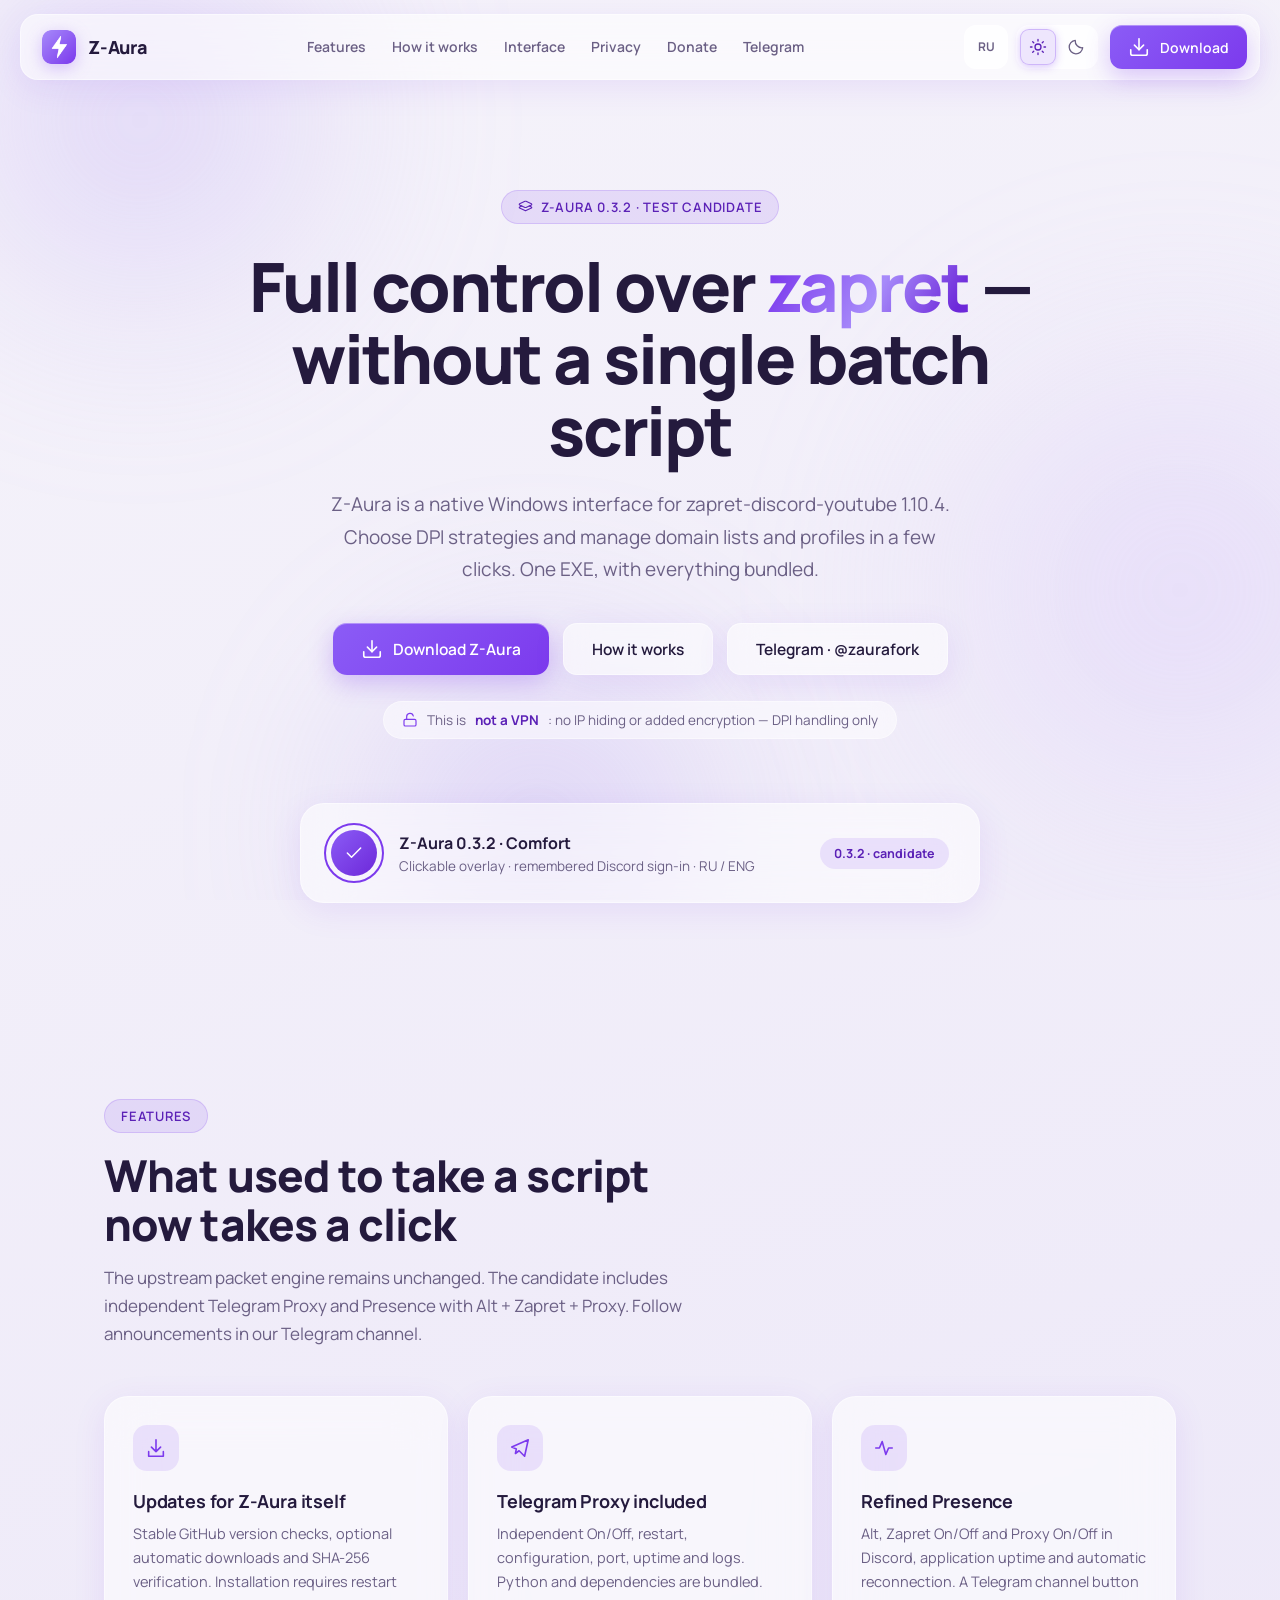
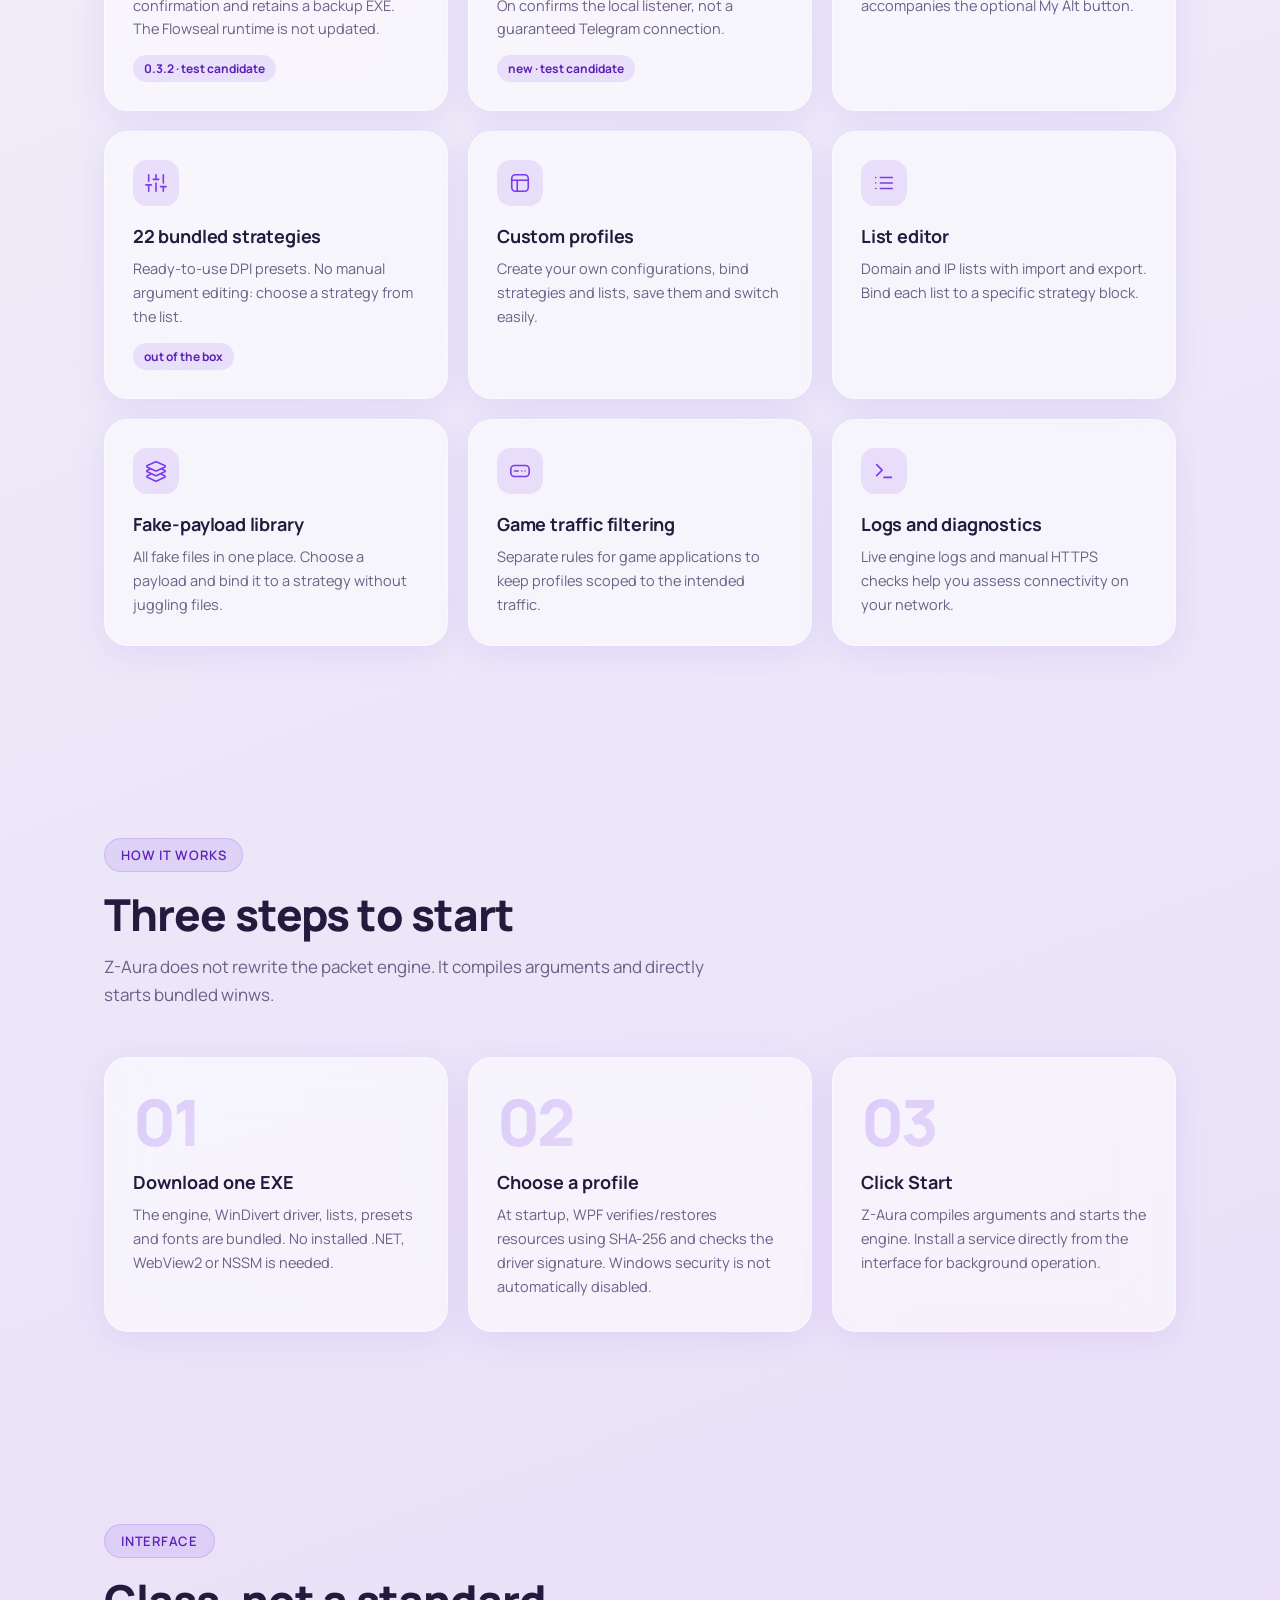
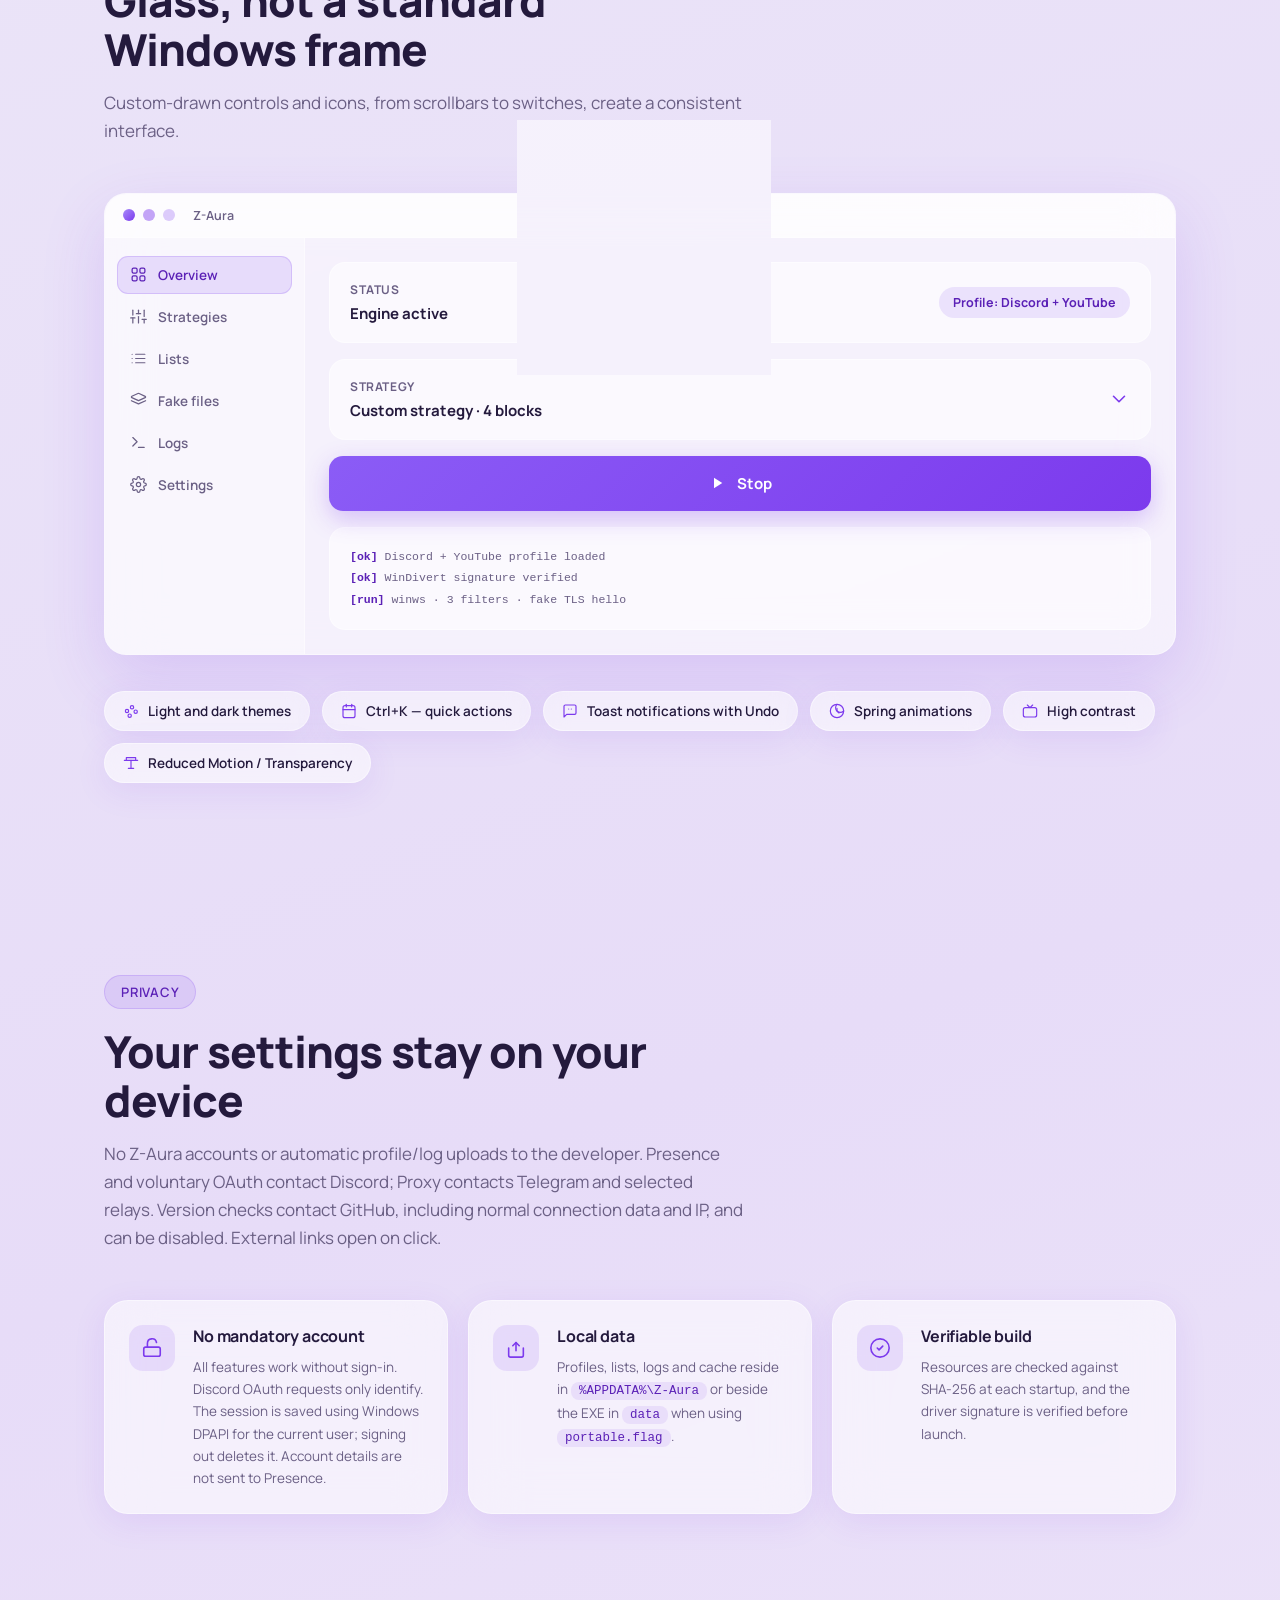
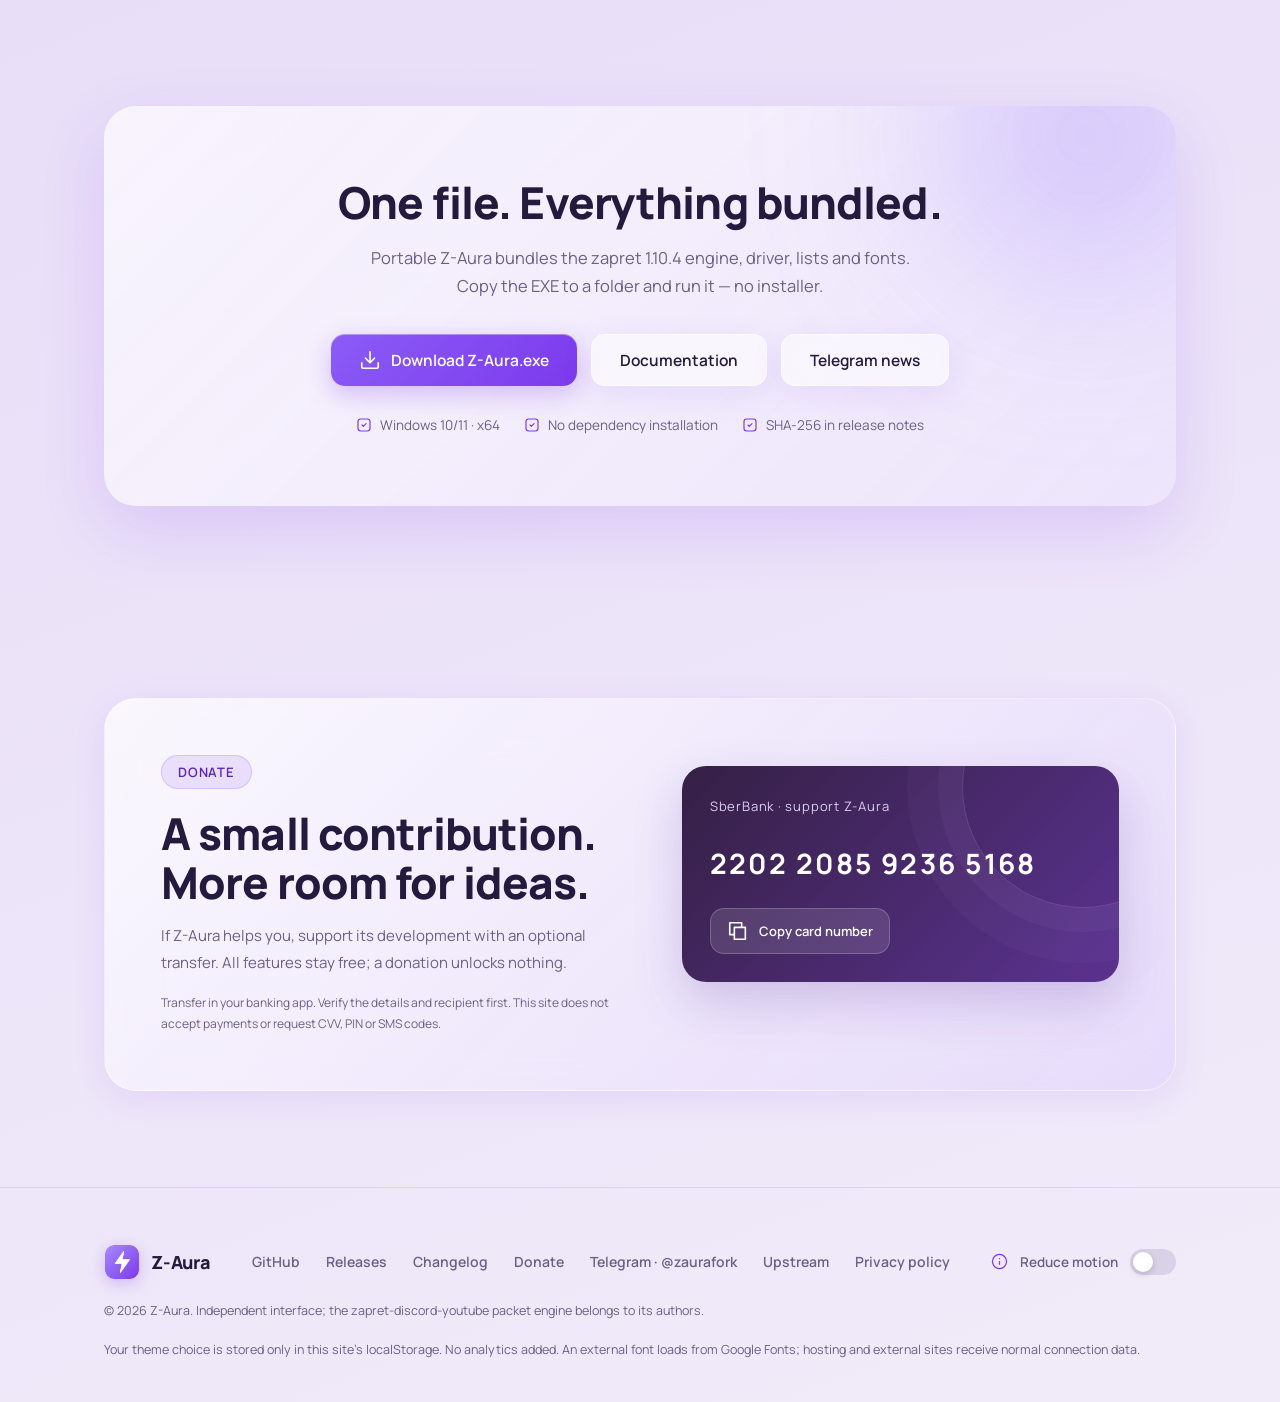
<file: Z-Aura-GitHub/index.en.html>
<!DOCTYPE html>
<html lang="en">
<head>
<meta charset="UTF-8">
<meta name="viewport" content="width=device-width, initial-scale=1.0">
<title>Z-Aura — a native interface for zapret</title>
<meta name="description" content="Z-Aura — a Windows interface for zapret-discord-youtube. DPI strategies, profiles, list editing and fake files without batch scripts.">
<link rel="icon" type="image/png" href="assets/logo.png">
<link rel="apple-touch-icon" href="assets/logo.png">
<link rel="preconnect" href="https://fonts.googleapis.com">
<link rel="preconnect" href="https://fonts.gstatic.com" crossorigin>
<link href="https://fonts.googleapis.com/css2?family=Manrope:wght@400;500;600;700;800&display=swap" rel="stylesheet">
<style>
:root{
  color-scheme:light;
  --accent:#7C3AED;
  --accent-2:#A78BFA;
  --accent-deep:#5B21B6;
  --accent-soft:rgba(124,58,237,.12);
  --accent-glow:rgba(124,58,237,.28);
  --text:#241A3D;
  --muted:#6B6085;
  --glass:rgba(255,255,255,.55);
  --glass-strong:rgba(255,255,255,.72);
  --glass-modal:rgba(255,255,255,.88);
  --stroke:rgba(255,255,255,.45);
  --shadow:0 8px 32px rgba(124,58,237,.10);
  --shadow-lg:0 24px 64px rgba(124,58,237,.16);
  --scroll-thumb:rgba(124,58,237,.35);
  --scroll-hover:rgba(124,58,237,.6);
  --spring:cubic-bezier(.34,1.56,.64,1);
  --ease:cubic-bezier(.22,1,.36,1);
  --radius:24px;
}
*{margin:0;padding:0;box-sizing:border-box}
::selection{background:var(--accent-glow);color:var(--accent-deep)}
html{scroll-behavior:smooth;scrollbar-width:thin;scrollbar-color:var(--scroll-thumb) transparent}
body{
  font-family:'Manrope','Inter',-apple-system,'Segoe UI',sans-serif;
  color:var(--text);
  background:linear-gradient(160deg,#f5f3fa 0%,#ece7f8 38%,#e7dcf8 68%,#f1ebf9 100%);
  min-height:100vh;
  overflow-x:hidden;
  -webkit-font-smoothing:antialiased;
}
::-webkit-scrollbar{width:10px;height:10px}
::-webkit-scrollbar-track{background:transparent}
::-webkit-scrollbar-thumb{background:var(--scroll-thumb);border:2px solid transparent;background-clip:padding-box;border-radius:999px}
::-webkit-scrollbar-thumb:hover{background-color:var(--scroll-hover)}
::-webkit-scrollbar-corner{background:transparent}
::-webkit-scrollbar-button{display:none;width:0;height:0}
@supports selector(::-webkit-scrollbar){html{scrollbar-width:auto;scrollbar-color:auto}}
:focus-visible{outline:2px solid var(--accent);outline-offset:3px;border-radius:8px;box-shadow:0 0 0 6px var(--accent-glow)}

/* ---------- Фон: анимированные блобы ---------- */
.bg{position:fixed;inset:0;z-index:-1;overflow:hidden}
.blob{position:absolute;border-radius:50%;filter:blur(90px);opacity:.5}
.blob-1{width:520px;height:520px;background:radial-gradient(circle,#c4b0f5,transparent 70%);top:-140px;left:-120px;animation:float1 22s ease-in-out infinite alternate}
.blob-2{width:640px;height:640px;background:radial-gradient(circle,#d9c8fa,transparent 70%);top:30%;right:-220px;animation:float2 26s ease-in-out infinite alternate}
.blob-3{width:460px;height:460px;background:radial-gradient(circle,#b9a4f2,transparent 70%);bottom:-160px;left:24%;animation:float1 30s ease-in-out infinite alternate-reverse}
@keyframes float1{from{transform:translate(0,0) scale(1)}to{transform:translate(70px,50px) scale(1.12)}}
@keyframes float2{from{transform:translate(0,0) scale(1)}to{transform:translate(-80px,60px) scale(1.08)}}

/* ---------- Общие ---------- */
.wrap{max-width:1120px;margin:0 auto;padding:0 24px}
.glass{
  background:var(--glass);
  -webkit-backdrop-filter:blur(24px);
  backdrop-filter:blur(24px);
  border:1px solid var(--stroke);
  box-shadow:var(--shadow);
}
section{padding:96px 0;position:relative}
.eyebrow{
  display:inline-flex;align-items:center;gap:8px;
  font-size:13px;font-weight:600;letter-spacing:.06em;text-transform:uppercase;
  color:var(--accent-deep);background:var(--accent-soft);
  border:1px solid rgba(124,58,237,.18);border-radius:999px;padding:7px 16px;
}
h2{font-size:clamp(30px,4vw,44px);font-weight:800;letter-spacing:-.02em;line-height:1.12}
.section-head{max-width:640px;margin-bottom:48px}
.section-head p{margin-top:14px;font-size:17px;line-height:1.65;color:var(--muted)}
.icon{width:22px;height:22px;stroke:currentColor;stroke-width:1.75;stroke-linecap:round;stroke-linejoin:round;fill:none;flex:none}

/* ---------- Кнопки ---------- */
.btn{
  display:inline-flex;align-items:center;gap:10px;
  padding:14px 28px;border-radius:14px;border:none;cursor:pointer;
  font-family:inherit;font-size:15.5px;font-weight:600;text-decoration:none;
  transition:transform .45s var(--spring),box-shadow .45s var(--ease),filter .3s;
  will-change:transform;
}
.btn:hover{transform:scale(1.02)}
.btn:active{transform:scale(.98)}
.btn-primary{
  color:#fff;background:linear-gradient(135deg,#8B5CF6,#7C3AED);
  box-shadow:0 8px 24px var(--accent-glow),inset 0 1px 0 rgba(255,255,255,.35);
}
.btn-primary:hover{box-shadow:0 12px 36px rgba(124,58,237,.42),inset 0 1px 0 rgba(255,255,255,.35)}
.btn-glass{
  color:var(--text);background:var(--glass);border:1px solid var(--stroke);
  -webkit-backdrop-filter:blur(16px);backdrop-filter:blur(16px);box-shadow:var(--shadow);
}
.btn-glass:hover{background:rgba(255,255,255,.72)}

/* ---------- Навигация ---------- */
.nav-outer{position:fixed;top:14px;left:0;right:0;z-index:100;padding:0 20px}
.nav{max-width:1240px;margin:0 auto;border-radius:18px;padding:10px 12px 10px 20px;display:grid;grid-template-columns:auto minmax(0,1fr) auto auto;align-items:center;gap:12px}
.logo{display:flex;align-items:center;gap:11px;font-weight:800;font-size:18px;letter-spacing:-.01em;text-decoration:none;color:var(--text);white-space:nowrap;flex-shrink:0}
.logo-mark{display:block;width:36px;height:36px;object-fit:contain;flex:none;filter:drop-shadow(0 4px 8px var(--accent-glow))}
.nav-links{display:flex;align-items:center;justify-content:center;gap:2px;min-width:0}
.nav-links a{
  text-decoration:none;color:var(--muted);font-size:14px;font-weight:600;white-space:nowrap;line-height:1.4;
  padding:11px 12px;border-radius:11px;transition:color .25s var(--ease),background .25s var(--ease);
}
.nav-links a:hover{color:var(--accent-deep);background:rgba(124,58,237,.09)}
.nav-links a.active{color:var(--accent-deep);background:rgba(124,58,237,.13);box-shadow:inset 0 0 0 1px rgba(124,58,237,.16)}
.btn-nav{padding:11px 18px;font-size:14px;border-radius:12px;justify-content:center;white-space:nowrap;min-height:44px}
@media(max-width:1180px){
  .nav{grid-template-columns:minmax(0,1fr) auto auto}
  .nav-links{grid-column:1/-1;grid-row:2;flex-wrap:wrap;border-top:1px solid var(--stroke);padding-top:8px}
  .hero{padding-top:220px}
}

/* ---------- Hero ---------- */
.hero{padding:190px 0 100px;text-align:center}
.hero h1{
  font-size:clamp(38px,6vw,68px);font-weight:800;letter-spacing:-.03em;line-height:1.06;
  margin:26px auto 22px;max-width:860px;
}
.hero h1 .grad{
  background:linear-gradient(120deg,#7C3AED 10%,#A78BFA 55%,#6D28D9 90%);
  -webkit-background-clip:text;background-clip:text;-webkit-text-fill-color:transparent;
}
.hero .lead{font-size:clamp(16px,2vw,19px);line-height:1.7;color:var(--muted);max-width:640px;margin:0 auto}
.hero-cta{display:flex;gap:14px;justify-content:center;flex-wrap:wrap;margin-top:38px}
.hero-note{display:inline-flex;align-items:center;gap:9px;margin-top:26px;font-size:13.5px;color:var(--muted);
  background:rgba(255,255,255,.5);border:1px solid var(--stroke);border-radius:999px;padding:9px 18px;
  -webkit-backdrop-filter:blur(12px);backdrop-filter:blur(12px)}
.hero-note b{color:var(--accent-deep)}

/* Статусная карточка в hero */
.hero-status{
  margin:64px auto 0;max-width:680px;border-radius:var(--radius);padding:26px 30px;
  text-align:left;display:grid;grid-template-columns:auto 1fr auto;gap:22px;align-items:center;
}
.status-dot{width:46px;height:46px;border-radius:50%;background:linear-gradient(135deg,#8B5CF6,#6D28D9);display:grid;place-items:center;position:relative}
.status-dot .icon{width:20px;height:20px;stroke:#fff}
.status-dot::before{content:"";position:absolute;inset:-7px;border-radius:50%;border:2px solid var(--accent);animation:pulse 2s ease-out infinite}
@keyframes pulse{0%{transform:scale(.85);opacity:.55}75%{transform:scale(1.45);opacity:0}100%{transform:scale(1.45);opacity:0}}
.hero-status .st-title{font-weight:700;font-size:16px}
.hero-status .st-sub{font-size:13.5px;color:var(--muted);margin-top:3px}
.mini-pill{font-size:12.5px;font-weight:700;color:var(--accent-deep);background:var(--accent-soft);border-radius:999px;padding:7px 14px;white-space:nowrap}

/* ---------- Карточки возможностей ---------- */
.grid{display:grid;grid-template-columns:repeat(auto-fit,minmax(min(100%,310px),1fr));gap:20px}
.card{border-radius:var(--radius);padding:28px;transition:transform .5s var(--spring),box-shadow .5s var(--ease)}
.card:hover{transform:translateY(-5px);box-shadow:var(--shadow-lg)}
.card .ico{width:46px;height:46px;border-radius:14px;background:var(--accent-soft);display:grid;place-items:center;color:var(--accent);margin-bottom:18px;transition:transform .5s var(--spring)}
.card:hover .ico{transform:scale(1.1) rotate(-4deg)}
.card h3{font-size:18px;font-weight:700;margin-bottom:9px;letter-spacing:-.01em}
.card p{font-size:14.5px;line-height:1.65;color:var(--muted)}
.card .tag{display:inline-block;margin-top:14px;font-size:12px;font-weight:700;color:var(--accent-deep);background:var(--accent-soft);padding:5px 11px;border-radius:999px}

/* ---------- Шаги ---------- */
.steps{display:grid;grid-template-columns:repeat(auto-fit,minmax(min(100%,280px),1fr));gap:20px}
.step{border-radius:var(--radius);padding:32px 28px;position:relative;overflow:hidden}
.step .num{
  font-size:64px;font-weight:800;line-height:1;letter-spacing:-.04em;
  background:linear-gradient(135deg,rgba(124,58,237,.22),rgba(124,58,237,.06));
  -webkit-background-clip:text;background-clip:text;-webkit-text-fill-color:transparent;
}
.step h3{font-size:18px;font-weight:700;margin:16px 0 9px}
.step p{font-size:14.5px;line-height:1.65;color:var(--muted)}
.step .code{font-size:12.5px;background:rgba(124,58,237,.10);color:var(--accent-deep);border-radius:8px;padding:2px 8px;font-family:'JetBrains Mono',Consolas,monospace}

/* ---------- Мокап интерфейса ---------- */
.app-window{border-radius:22px;overflow:hidden;box-shadow:var(--shadow-lg)}
.win-titlebar{display:flex;align-items:center;gap:8px;padding:13px 18px;background:var(--glass-strong);border-bottom:1px solid var(--stroke)}
.win-btn{width:12px;height:12px;border-radius:50%;border:none;cursor:pointer;transition:transform .4s var(--spring)}
.win-btn:hover{transform:scale(1.25)}
.win-btn-1{background:linear-gradient(135deg,#A78BFA,#7C3AED)}
.win-btn-2{background:rgba(124,58,237,.45)}
.win-btn-3{background:rgba(124,58,237,.25)}
.win-title{margin-left:10px;font-size:12.5px;font-weight:600;color:var(--muted)}
.win-body{display:grid;grid-template-columns:200px minmax(0,1fr);min-height:380px}
.win-side{padding:18px 12px;border-right:1px solid var(--stroke);background:rgba(255,255,255,.35);display:flex;flex-direction:column;gap:4px}
.win-nav{display:flex;align-items:center;gap:11px;padding:10px 13px;border-radius:11px;font-size:13.5px;font-weight:600;color:var(--muted);cursor:pointer;transition:all .35s var(--ease)}
.win-nav .icon{width:17px;height:17px}
.win-nav:hover{color:var(--accent-deep);background:rgba(124,58,237,.08)}
.win-nav.active{color:var(--accent-deep);background:rgba(124,58,237,.14);box-shadow:inset 0 0 0 1px rgba(124,58,237,.18)}
.win-main{padding:24px;display:flex;flex-direction:column;gap:16px}
.win-card{border-radius:16px;background:rgba(255,255,255,.55);border:1px solid var(--stroke);padding:18px 20px}
.win-card .row{display:flex;align-items:center;justify-content:space-between;gap:12px}
.win-card .lab{font-size:12px;font-weight:700;letter-spacing:.05em;text-transform:uppercase;color:var(--muted)}
.win-card .val{font-size:15px;font-weight:700;margin-top:5px}
.win-run{
  margin-top:auto;display:flex;align-items:center;justify-content:center;gap:11px;
  padding:17px;border-radius:14px;border:none;cursor:pointer;
  font-family:inherit;font-size:15px;font-weight:700;color:#fff;
  background:linear-gradient(135deg,#8B5CF6,#7C3AED);
  box-shadow:0 8px 24px var(--accent-glow);position:relative;
  transition:transform .45s var(--spring);
}
.win-run:hover{transform:scale(1.02)}
.win-run:active{transform:scale(.98)}
.win-run::after{content:"";position:absolute;inset:-6px;border-radius:18px;border:2px solid var(--accent);opacity:0;animation:pulse 2.2s ease-out infinite}
.win-run .icon{width:18px;height:18px;stroke:#fff;stroke-width:2.2;fill:#fff;stroke:none}
.win-log{font-family:Consolas,'JetBrains Mono',monospace;font-size:11.5px;line-height:1.9;color:var(--muted)}
.win-log b{color:var(--accent-deep);font-weight:700}
.ui-features{margin-top:36px;display:flex;flex-wrap:wrap;gap:12px}
.chip{display:inline-flex;align-items:center;gap:9px;font-size:13.5px;font-weight:600;color:var(--text);
  background:var(--glass);border:1px solid var(--stroke);border-radius:999px;padding:10px 18px;
  -webkit-backdrop-filter:blur(12px);backdrop-filter:blur(12px);box-shadow:var(--shadow);transition:transform .45s var(--spring)}
.chip:hover{transform:translateY(-3px)}
.chip .icon{width:16px;height:16px;color:var(--accent)}

/* ---------- Приватность ---------- */
.priv{display:grid;grid-template-columns:repeat(auto-fit,minmax(260px,1fr));gap:20px}
.priv .card{display:flex;gap:18px;align-items:flex-start;padding:24px}
.priv .ico{margin-bottom:0;flex:none}
.priv h3{font-size:16px}
.priv p{font-size:13.5px}
.priv .path{font-size:12.5px;background:rgba(124,58,237,.10);color:var(--accent-deep);border-radius:8px;padding:2px 8px;font-family:Consolas,monospace}

/* ---------- Download ---------- */
.dl{border-radius:32px;padding:clamp(40px,6vw,72px);text-align:center;position:relative;overflow:hidden;
  background:linear-gradient(135deg,rgba(255,255,255,.65),rgba(237,229,252,.75));box-shadow:var(--shadow-lg)}
.dl::before{content:"";position:absolute;width:420px;height:420px;border-radius:50%;filter:blur(80px);
  background:radial-gradient(circle,rgba(167,139,250,.55),transparent 70%);top:-180px;right:-120px;pointer-events:none}
.dl h2{position:relative}
.dl .lead{position:relative;max-width:560px;margin:16px auto 0;font-size:16.5px;line-height:1.7;color:var(--muted)}
.dl-cta{position:relative;display:flex;gap:14px;justify-content:center;flex-wrap:wrap;margin-top:34px}
.dl-meta{position:relative;display:flex;gap:24px;justify-content:center;flex-wrap:wrap;margin-top:30px;font-size:13.5px;color:var(--muted)}
.dl-meta span{display:inline-flex;align-items:center;gap:8px}
.dl-meta .icon{width:16px;height:16px;color:var(--accent)}

/* ---------- Footer ---------- */
footer{padding:56px 0 44px;border-top:1px solid rgba(124,58,237,.14)}
.foot{display:flex;align-items:center;justify-content:space-between;gap:24px;flex-wrap:wrap}
.foot-links{display:flex;gap:26px;flex-wrap:wrap}
.foot-links a{text-decoration:none;color:var(--muted);font-size:14px;font-weight:600;transition:color .3s}
.foot-links a:hover{color:var(--accent-deep)}
.a11y{display:flex;align-items:center;gap:12px;font-size:13.5px;font-weight:600;color:var(--muted)}
.switch{width:46px;height:26px;border-radius:13px;border:none;cursor:pointer;background:#d9d2e6;position:relative;transition:background .4s var(--ease);flex:none}
.switch::after{content:"";position:absolute;top:3px;left:3px;width:20px;height:20px;border-radius:50%;background:#fff;box-shadow:0 2px 6px rgba(36,26,61,.2);transition:transform .45s var(--spring)}
.switch[aria-checked="true"]{background:var(--accent)}
.switch[aria-checked="true"]::after{transform:translateX(20px)}
.copy{font-size:12.5px;color:var(--muted);margin-top:22px}
/* ---------- Support: an optional gift, never a paywall ---------- */
.donate-panel{display:grid;grid-template-columns:1.1fr 1fr;gap:40px;align-items:center;border-radius:32px;padding:clamp(28px,5vw,56px);overflow:hidden;background:linear-gradient(135deg,rgba(255,255,255,.72),rgba(227,214,251,.7))}
.donate-panel p{font-size:15px;line-height:1.75;color:var(--muted);margin-top:16px}
.donate-card{position:relative;padding:28px;border-radius:24px;background:linear-gradient(135deg,#352044,#5b3290);color:#fff;box-shadow:0 20px 50px rgba(77,36,133,.2);overflow:hidden}
.donate-card::before{content:"";position:absolute;width:240px;height:240px;right:-85px;top:-100px;border:1px solid rgba(216,192,255,.18);border-radius:50%;box-shadow:0 0 0 24px rgba(216,192,255,.04),0 0 0 55px rgba(216,192,255,.03);pointer-events:none}
.donate-card .bank{font-size:13px;letter-spacing:.06em;color:#ddccf5;position:relative}
.donate-card .card-number{display:block;position:relative;margin:28px 0 26px;font-size:clamp(18px,2.3vw,28px);letter-spacing:.08em;font-weight:700;white-space:nowrap;user-select:all}
.donate-card .btn{position:relative;font-size:13px;padding:11px 16px;background:rgba(255,255,255,.12);border:1px solid rgba(255,255,255,.2);color:#fff}
.donate-status{min-height:24px;font-size:12px!important;color:var(--accent-deep)!important}
@media(max-width:800px){.donate-panel{grid-template-columns:1fr;gap:24px}.donate-card .card-number{font-size:clamp(17px,4.5vw,27px)}}

/* ---------- Reveal-анимации ---------- */
.reveal{opacity:0;transform:translateY(26px);transition:opacity .7s var(--ease),transform .7s var(--spring)}
.reveal.visible{opacity:1;transform:translateY(0)}

/* ---------- Reduced motion ---------- */
html.reduce-motion{scroll-behavior:auto}
html.reduce-motion .blob,html.reduce-motion .status-dot::before,html.reduce-motion .win-run::after{animation:none}
html.reduce-motion .reveal{transition:opacity .1s linear;transform:none}
html.reduce-motion .btn,html.reduce-motion .card,html.reduce-motion .chip,html.reduce-motion .switch::after{transition-duration:.1s}

@media (max-width:900px){
  .win-body{grid-template-columns:minmax(0,1fr)}
  .win-side{flex-direction:row;overflow-x:auto;border-right:none;border-bottom:1px solid var(--stroke)}
  .win-nav{white-space:nowrap}
  section{padding:72px 0}
}
@media (max-width:640px){
  .nav-outer{padding:0 12px;top:10px}
  .nav{grid-template-columns:minmax(0,1fr) auto;padding:12px;gap:8px}
  .nav-links{gap:2px}
  .nav-links a{font-size:12px;padding:8px 9px}
  .nav .btn-nav{grid-column:1/-1;grid-row:3}
  .win-main{min-width:0;padding:16px}
  .win-card .row{flex-wrap:wrap}
  .win-card .mini-pill{max-width:100%;white-space:normal}
  .win-log{overflow-wrap:anywhere}
  .hero{padding:260px 0 72px}
  .hero-status{grid-template-columns:auto 1fr;padding:20px}
  .hero-status .mini-pill{display:none}
}
html[data-theme="dark"]{color-scheme:dark;--text:#f3ecff;--muted:#c4b9d3;--accent:#b997ff;--accent-deep:#d0b3ff;--accent-soft:rgba(180,135,255,.16);--glass:rgba(40,33,49,.82);--glass-strong:rgba(48,39,59,.95);--glass-modal:#30273b;--stroke:rgba(205,176,239,.24);--shadow:0 8px 32px #0003;--shadow-lg:0 24px 64px #0005}
html[data-theme="dark"] body{background:linear-gradient(160deg,#1c1825,#281e36 55%,#241b30)}
html[data-theme="dark"] .hero h1 .grad{background-image:linear-gradient(120deg,#b997ff,#dfcaff,#c5a2ff)}
html[data-theme="dark"] .hero-note,html[data-theme="dark"] .win-side,html[data-theme="dark"] .win-card{background:var(--glass)}
html[data-theme="dark"] .dl,html[data-theme="dark"] .donate-panel{background:linear-gradient(135deg,#30273b,#3d2b50)}
html[data-theme="dark"] .btn-glass:hover{background:var(--glass-strong)}
html[data-theme="dark"]{--scroll-thumb:rgba(200,168,255,.4);--scroll-hover:rgba(200,168,255,.7)}
.site-preferences{display:flex;align-items:center;gap:8px;justify-self:end}
.site-preferences [data-language-link]{display:grid;place-items:center;min-width:44px;min-height:44px;padding:8px;font-family:inherit;font-size:12px;font-weight:700;line-height:1;color:var(--muted);background:var(--glass-strong);border:1px solid var(--stroke);border-radius:12px;text-decoration:none;transition:background .2s,color .2s}
.site-preferences [data-language-link]:hover{color:var(--accent-deep);background:var(--accent-soft)}
.theme-picker{display:flex;gap:2px;padding:3px;border:1px solid var(--stroke);border-radius:13px;background:var(--glass-strong)}
.theme-picker button{appearance:none;position:relative;display:grid;place-items:center;width:36px;height:36px;padding:0;border:1px solid transparent;border-radius:9px;background:transparent;color:var(--muted);cursor:pointer;transition:background .2s,color .2s,box-shadow .2s}
.theme-picker .icon{width:18px;height:18px;pointer-events:none}
.theme-picker button::after{content:attr(aria-label);position:absolute;top:calc(100% + 10px);right:0;z-index:5;width:max-content;padding:8px 10px;border:1px solid var(--stroke);border-radius:10px;background:var(--glass-modal);color:var(--text);box-shadow:var(--shadow);font:600 12px/1.4 'Manrope',sans-serif;opacity:0;visibility:hidden;pointer-events:none}
.theme-picker button:not(:disabled):hover::after,.theme-picker button:focus-visible::after{opacity:1;visibility:visible}
.theme-picker button:hover{color:var(--accent-deep);background:var(--accent-soft)}
.theme-picker button[aria-checked="true"]{color:var(--accent-deep);background:var(--accent-soft);border-color:var(--accent-glow);box-shadow:0 2px 8px var(--accent-glow)}
.theme-picker button:disabled{cursor:default;opacity:.55}
html.reduce-motion .theme-picker button,html.reduce-motion .site-preferences a{transition:none}
@media(prefers-reduced-motion:reduce){html{scroll-behavior:auto}.blob,.status-dot::before,.win-run::after{animation:none}.reveal{opacity:1;transform:none;transition:none}.theme-picker button,.site-preferences a,.nav-links a{transition:none}}
@media(prefers-reduced-transparency:reduce){.glass,.btn-glass,.chip{background:var(--glass-modal);backdrop-filter:none}}
@media(forced-colors:active){html{scrollbar-color:auto}body,.glass,.dl,.donate-panel,.win-card{background:Canvas;color:CanvasText;box-shadow:none}.hero h1 .grad{background:none;-webkit-text-fill-color:CanvasText}.btn,.site-preferences a,.theme-picker{border:1px solid ButtonText}.theme-picker button{color:ButtonText;box-shadow:none}.theme-picker button[aria-checked="true"]{border:2px solid Highlight;color:Highlight}}
</style>
</head>
<body>

<div class="bg" aria-hidden="true">
  <div class="blob blob-1"></div>
  <div class="blob blob-2"></div>
  <div class="blob blob-3"></div>
</div>

<!-- ================= НАВИГАЦИЯ ================= -->
<div class="nav-outer">
  <nav class="nav glass" aria-label="Main navigation">
    <a class="logo" href="#top" aria-label="Z-Aura — home">
      <img class="logo-mark" src="assets/logo.png" alt="" width="36" height="36">
      Z-Aura
    </a>
    <div class="nav-links">
      <a href="#features">Features</a>
      <a href="#how">How it works</a>
      <a href="#interface">Interface</a>
      <a href="#privacy">Privacy</a>
      <a href="#donate">Donate</a>
      <a href="https://t.me/zaurafork" target="_blank" rel="noopener noreferrer">Telegram</a>
    </div>
    <div class="site-preferences" aria-label="Language and appearance">
      <a href="index.html" lang="ru" data-language-link>RU</a>
      <div class="theme-picker" data-theme-picker role="radiogroup" aria-label="Site theme">
        <button type="button" role="radio" data-theme-choice="light" aria-checked="true" aria-label="Light theme" tabindex="0" disabled>
          <svg class="icon" viewBox="0 0 24 24" aria-hidden="true"><circle cx="12" cy="12" r="4"/><path d="M12 2v2m0 16v2M2 12h2m16 0h2M4.93 4.93l1.42 1.42m11.3 11.3 1.42 1.42M4.93 19.07l1.42-1.42m11.3-11.3 1.42-1.42"/></svg>
        </button>
        <button type="button" role="radio" data-theme-choice="dark" aria-checked="false" aria-label="Dark theme" tabindex="-1" disabled>
          <svg class="icon" viewBox="0 0 24 24" aria-hidden="true"><path d="M20.9 13A9 9 0 0 1 11 3.1 9 9 0 1 0 20.9 13Z"/></svg>
        </button>
      </div>
    </div>
    <a class="btn btn-primary btn-nav" href="https://github.com/dopebeanie/Z-Aura/releases/latest/download/Z-Aura.exe" title="Download Z-Aura.exe from the latest published GitHub release">
      <svg class="icon" viewBox="0 0 24 24"><path d="M21 15v4a2 2 0 0 1-2 2H5a2 2 0 0 1-2-2v-4"/><path d="m7 10 5 5 5-5"/><path d="M12 15V3"/></svg>
      Download
    </a>
  </nav>
</div>

<!-- ================= HERO ================= -->
<section class="hero" id="top">
  <div class="wrap">
    <span class="eyebrow reveal">
      <svg class="icon" style="width:15px;height:15px" viewBox="0 0 24 24"><path d="m12.83 2.18a2 2 0 0 0-1.66 0L2.6 6.08a1 1 0 0 0 0 1.83l8.58 3.91a2 2 0 0 0 1.66 0l8.58-3.9a1 1 0 0 0 0-1.83Z"/><path d="m6.08 9.5-3.5 1.6a1 1 0 0 0 0 1.81l8.6 3.91a2 2 0 0 0 1.65 0l8.58-3.9a1 1 0 0 0 0-1.83l-3.5-1.59"/></svg>
      Z-Aura 0.3.2 · test candidate
    </span>
    <h1 class="reveal">Full control over <span class="grad">zapret</span> — without a single batch script</h1>
    <p class="lead reveal">
      Z-Aura is a native Windows interface for zapret-discord-youtube 1.10.4. Choose DPI strategies and manage domain lists and profiles in a few clicks. One EXE, with everything bundled.
    </p>
    <div class="hero-cta reveal">
      <a class="btn btn-primary" href="https://github.com/dopebeanie/Z-Aura/releases/latest/download/Z-Aura.exe" title="Download Z-Aura.exe from the latest published GitHub release">
        <svg class="icon" viewBox="0 0 24 24"><path d="M21 15v4a2 2 0 0 1-2 2H5a2 2 0 0 1-2-2v-4"/><path d="m7 10 5 5 5-5"/><path d="M12 15V3"/></svg>
        Download Z-Aura
      </a>
      <a class="btn btn-glass" href="#how">How it works</a>
      <a class="btn btn-glass" href="https://t.me/zaurafork" target="_blank" rel="noopener noreferrer">Telegram · @zaurafork</a>
    </div>
    <div class="reveal">
      <span class="hero-note">
        <svg class="icon" style="width:16px;height:16px;color:var(--accent)" viewBox="0 0 24 24"><rect x="3" y="11" width="18" height="10" rx="2"/><path d="M7 11V7a5 5 0 0 1 9.9-1"/></svg>
        This is <b>not a VPN</b>: no IP hiding or added encryption — DPI handling only
      </span>
    </div>

    <div class="hero-status glass reveal" role="status">
      <span class="status-dot" aria-hidden="true">
        <svg class="icon" viewBox="0 0 24 24"><path d="M20 6 9 17l-5-5"/></svg>
      </span>
      <div>
        <div class="st-title">Z-Aura 0.3.2 · Comfort</div>
        <div class="st-sub">Clickable overlay · remembered Discord sign-in · RU / ENG</div>
      </div>
      <span class="mini-pill">0.3.2 · candidate</span>
    </div>
  </div>
</section>

<!-- ================= ВОЗМОЖНОСТИ ================= -->
<section id="features">
  <div class="wrap">
    <div class="section-head reveal">
      <span class="eyebrow">Features</span>
      <h2 style="margin-top:18px">What used to take a script now takes a click</h2>
      <p>The upstream packet engine remains unchanged. The candidate includes independent Telegram Proxy and Presence with Alt + Zapret + Proxy. Follow announcements in our Telegram channel.</p>
    </div>
    <div class="grid">
      <div class="card glass reveal">
        <span class="ico"><svg class="icon" viewBox="0 0 24 24"><path d="M12 3v13m-5-5 5 5 5-5M4 16v5h16v-5"/></svg></span>
        <h3>Updates for Z-Aura itself</h3>
        <p>Stable GitHub version checks, optional automatic downloads and SHA-256 verification. Installation requires restart confirmation and retains a backup EXE. The Flowseal runtime is not updated.</p>
        <span class="tag">0.3.2 · test candidate</span>
      </div>
      <div class="card glass reveal">
        <span class="ico"><svg class="icon" viewBox="0 0 24 24"><path d="m3 11 18-8-4 18-6-6-4 3 1-5Z"/></svg></span>
        <h3>Telegram Proxy included</h3>
        <p>Independent On/Off, restart, configuration, port, uptime and logs. Python and dependencies are bundled. On confirms the local listener, not a guaranteed Telegram connection.</p>
        <span class="tag">new · test candidate</span>
      </div>
      <div class="card glass reveal">
        <span class="ico"><svg class="icon" viewBox="0 0 24 24"><path d="M3 12h4l3-7 4 14 3-7h4"/></svg></span>
        <h3>Refined Presence</h3>
        <p>Alt, Zapret On/Off and Proxy On/Off in Discord, application uptime and automatic reconnection. A Telegram channel button accompanies the optional My Alt button.</p>
      </div>
      <div class="card glass reveal">
        <span class="ico"><svg class="icon" viewBox="0 0 24 24"><path d="M4 21v-7"/><path d="M4 10V3"/><path d="M12 21v-9"/><path d="M12 8V3"/><path d="M20 21v-5"/><path d="M20 12V3"/><path d="M1 14h6"/><path d="M9 8h6"/><path d="M17 16h6"/></svg></span>
        <h3>22 bundled strategies</h3>
        <p>Ready-to-use DPI presets. No manual argument editing: choose a strategy from the list.</p>
        <span class="tag">out of the box</span>
      </div>
      <div class="card glass reveal">
        <span class="ico"><svg class="icon" viewBox="0 0 24 24"><rect x="3" y="3" width="18" height="18" rx="4"/><path d="M3 9h18"/><path d="M9 21V9"/></svg></span>
        <h3>Custom profiles</h3>
        <p>Create your own configurations, bind strategies and lists, save them and switch easily.</p>
      </div>
      <div class="card glass reveal">
        <span class="ico"><svg class="icon" viewBox="0 0 24 24"><path d="M8 6h13"/><path d="M8 12h13"/><path d="M8 18h13"/><path d="M3 6h.01"/><path d="M3 12h.01"/><path d="M3 18h.01"/></svg></span>
        <h3>List editor</h3>
        <p>Domain and IP lists with import and export. Bind each list to a specific strategy block.</p>
      </div>
      <div class="card glass reveal">
        <span class="ico"><svg class="icon" viewBox="0 0 24 24"><path d="M12.83 2.18a2 2 0 0 0-1.66 0L2.6 6.08a1 1 0 0 0 0 1.83l8.58 3.91a2 2 0 0 0 1.66 0l8.58-3.9a1 1 0 0 0 0-1.83Z"/><path d="m6.08 9.5-3.5 1.6a1 1 0 0 0 0 1.81l8.6 3.91a2 2 0 0 0 1.65 0l8.58-3.9a1 1 0 0 0 0-1.83l-3.5-1.59"/><path d="m6.08 15.5-3.5 1.6a1 1 0 0 0 0 1.81l8.6 3.91a2 2 0 0 0 1.65 0l8.58-3.9a1 1 0 0 0 0-1.83l-3.5-1.59"/></svg></span>
        <h3>Fake-payload library</h3>
        <p>All fake files in one place. Choose a payload and bind it to a strategy without juggling files.</p>
      </div>
      <div class="card glass reveal">
        <span class="ico"><svg class="icon" viewBox="0 0 24 24"><rect x="2" y="6" width="20" height="12" rx="4"/><path d="M6 12h4"/><path d="M14 12h.01"/><path d="M17.5 12h.01"/></svg></span>
        <h3>Game traffic filtering</h3>
        <p>Separate rules for game applications to keep profiles scoped to the intended traffic.</p>
      </div>
      <div class="card glass reveal">
        <span class="ico"><svg class="icon" viewBox="0 0 24 24"><path d="m4 17 6-6-6-6"/><path d="M12 19h8"/></svg></span>
        <h3>Logs and diagnostics</h3>
        <p>Live engine logs and manual HTTPS checks help you assess connectivity on your network.</p>
      </div>
    </div>
  </div>
</section>

<!-- ================= КАК РАБОТАЕТ ================= -->
<section id="how">
  <div class="wrap">
    <div class="section-head reveal">
      <span class="eyebrow">How it works</span>
      <h2 style="margin-top:18px">Three steps to start</h2>
      <p>Z-Aura does not rewrite the packet engine. It compiles arguments and directly starts bundled winws.</p>
    </div>
    <div class="steps">
      <div class="step glass reveal">
        <div class="num">01</div>
        <h3>Download one EXE</h3>
        <p>The engine, WinDivert driver, lists, presets and fonts are bundled. No installed .NET, WebView2 or NSSM is needed.</p>
      </div>
      <div class="step glass reveal">
        <div class="num">02</div>
        <h3>Choose a profile</h3>
        <p>At startup, WPF verifies/restores resources using SHA-256 and checks the driver signature. Windows security is not automatically disabled.</p>
      </div>
      <div class="step glass reveal">
        <div class="num">03</div>
        <h3>Click Start</h3>
        <p>Z-Aura compiles arguments and starts the engine. Install a service directly from the interface for background operation.</p>
      </div>
    </div>
  </div>
</section>

<!-- ================= ИНТЕРФЕЙС ================= -->
<section id="interface">
  <div class="wrap">
    <div class="section-head reveal">
      <span class="eyebrow">Interface</span>
      <h2 style="margin-top:18px">Glass, not a standard Windows frame</h2>
      <p>Custom-drawn controls and icons, from scrollbars to switches, create a consistent interface.</p>
    </div>

    <div class="app-window glass reveal" role="img" aria-label="Z-Aura interface mockup">
      <div class="win-titlebar">
        <span class="win-btn win-btn-1"></span>
        <span class="win-btn win-btn-2"></span>
        <span class="win-btn win-btn-3"></span>
        <span class="win-title">Z-Aura</span>
      </div>
      <div class="win-body">
        <aside class="win-side" aria-hidden="true">
          <span class="win-nav active">
            <svg class="icon" viewBox="0 0 24 24"><rect x="3" y="3" width="7" height="7" rx="2"/><rect x="14" y="3" width="7" height="7" rx="2"/><rect x="3" y="14" width="7" height="7" rx="2"/><rect x="14" y="14" width="7" height="7" rx="2"/></svg>
            Overview
          </span>
          <span class="win-nav">
            <svg class="icon" viewBox="0 0 24 24"><path d="M4 21v-7"/><path d="M4 10V3"/><path d="M12 21v-9"/><path d="M12 8V3"/><path d="M20 21v-5"/><path d="M20 12V3"/><path d="M1 14h6"/><path d="M9 8h6"/><path d="M17 16h6"/></svg>
            Strategies
          </span>
          <span class="win-nav">
            <svg class="icon" viewBox="0 0 24 24"><path d="M8 6h13"/><path d="M8 12h13"/><path d="M8 18h13"/><path d="M3 6h.01"/><path d="M3 12h.01"/><path d="M3 18h.01"/></svg>
            Lists
          </span>
          <span class="win-nav">
            <svg class="icon" viewBox="0 0 24 24"><path d="M12.83 2.18a2 2 0 0 0-1.66 0L2.6 6.08a1 1 0 0 0 0 1.83l8.58 3.91a2 2 0 0 0 1.66 0l8.58-3.9a1 1 0 0 0 0-1.83Z"/><path d="m22 12.34-9.17 4.16a2 2 0 0 1-1.66 0L2 12.34"/></svg>
            Fake files
          </span>
          <span class="win-nav">
            <svg class="icon" viewBox="0 0 24 24"><path d="m4 17 6-6-6-6"/><path d="M12 19h8"/></svg>
            Logs
          </span>
          <span class="win-nav">
            <svg class="icon" viewBox="0 0 24 24"><circle cx="12" cy="12" r="3"/><path d="M19.4 15a1.65 1.65 0 0 0 .33 1.82l.06.06a2 2 0 1 1-2.83 2.83l-.06-.06a1.65 1.65 0 0 0-1.82-.33 1.65 1.65 0 0 0-1 1.51V21a2 2 0 1 1-4 0v-.09A1.65 1.65 0 0 0 9 19.4a1.65 1.65 0 0 0-1.82.33l-.06.06a2 2 0 1 1-2.83-2.83l.06-.06a1.65 1.65 0 0 0 .33-1.82 1.65 1.65 0 0 0-1.51-1H3a2 2 0 1 1 0-4h.09A1.65 1.65 0 0 0 4.6 9a1.65 1.65 0 0 0-.33-1.82l-.06-.06a2 2 0 1 1 2.83-2.83l.06.06a1.65 1.65 0 0 0 1.82.33H9a1.65 1.65 0 0 0 1-1.51V3a2 2 0 1 1 4 0v.09a1.65 1.65 0 0 0 1 1.51 1.65 1.65 0 0 0 1.82-.33l.06-.06a2 2 0 1 1 2.83 2.83l-.06.06a1.65 1.65 0 0 0-.33 1.82V9a1.65 1.65 0 0 0 1.51 1H21a2 2 0 1 1 0 4h-.09a1.65 1.65 0 0 0-1.51 1Z"/></svg>
            Settings
          </span>
        </aside>
        <div class="win-main">
          <div class="win-card">
            <div class="row">
              <div>
                <div class="lab">Status</div>
                <div class="val">Engine active</div>
              </div>
              <span class="mini-pill">Profile: Discord + YouTube</span>
            </div>
          </div>
          <div class="win-card">
            <div class="row">
              <div>
                <div class="lab">Strategy</div>
                <div class="val">Custom strategy · 4 blocks</div>
              </div>
              <svg class="icon" style="color:var(--accent)" viewBox="0 0 24 24"><path d="m6 9 6 6 6-6"/></svg>
            </div>
          </div>
          <button class="win-run" type="button" tabindex="-1">
            <svg class="icon" viewBox="0 0 24 24"><path d="M8 5.14v13.72L19 12 8 5.14Z"/></svg>
            Stop
          </button>
          <div class="win-card win-log" aria-hidden="true">
            <b>[ok]</b> Discord + YouTube profile loaded<br>
            <b>[ok]</b> WinDivert signature verified<br>
            <b>[run]</b> winws · 3 filters · fake TLS hello
          </div>
        </div>
      </div>
    </div>

    <div class="ui-features">
      <span class="chip reveal"><svg class="icon" viewBox="0 0 24 24"><circle cx="13.5" cy="6.5" r="2.5"/><circle cx="19" cy="13" r="2.5"/><circle cx="6" cy="12" r="2.5"/><circle cx="10" cy="19" r="2.5"/></svg>Light and dark themes</span>
      <span class="chip reveal"><svg class="icon" viewBox="0 0 24 24"><rect x="3" y="4" width="18" height="18" rx="3"/><path d="M8 2v4"/><path d="M16 2v4"/><path d="M3 10h18"/></svg>Ctrl+K — quick actions</span>
      <span class="chip reveal"><svg class="icon" viewBox="0 0 24 24"><path d="M21 15a2 2 0 0 1-2 2H7l-4 4V5a2 2 0 0 1 2-2h14a2 2 0 0 1 2 2Z"/><path d="M14 9h.01"/><path d="M10 9h.01"/></svg>Toast notifications with Undo</span>
      <span class="chip reveal"><svg class="icon" viewBox="0 0 24 24"><circle cx="12" cy="12" r="10"/><path d="M12 2a7 7 0 1 0 10 10"/><path d="M12 8v4l3 3"/></svg>Spring animations</span>
      <span class="chip reveal"><svg class="icon" viewBox="0 0 24 24"><rect x="2" y="7" width="20" height="14" rx="3"/><path d="M16 3l-4 4-4-4"/></svg>High contrast</span>
      <span class="chip reveal"><svg class="icon" viewBox="0 0 24 24"><path d="M5 8V4h14v4"/><path d="M2 8h20"/><path d="M12 8v12"/><path d="M8 20h8"/></svg>Reduced Motion / Transparency</span>
    </div>
  </div>
</section>

<!-- ================= ПРИВАТНОСТЬ ================= -->
<section id="privacy">
  <div class="wrap">
    <div class="section-head reveal">
      <span class="eyebrow">Privacy</span>
      <h2 style="margin-top:18px">Your settings stay on your device</h2>
      <p>No Z-Aura accounts or automatic profile/log uploads to the developer. Presence and voluntary OAuth contact Discord; Proxy contacts Telegram and selected relays. Version checks contact GitHub, including normal connection data and IP, and can be disabled. External links open on click.</p>
    </div>
    <div class="priv">
      <div class="card glass reveal">
        <span class="ico"><svg class="icon" viewBox="0 0 24 24"><rect x="3" y="11" width="18" height="10" rx="2"/><path d="M7 11V7a5 5 0 0 1 9.9-1"/></svg></span>
        <div>
          <h3>No mandatory account</h3>
          <p>All features work without sign-in. Discord OAuth requests only identify. The session is saved using Windows DPAPI for the current user; signing out deletes it. Account details are not sent to Presence.</p>
        </div>
      </div>
      <div class="card glass reveal">
        <span class="ico"><svg class="icon" viewBox="0 0 24 24"><path d="M20 12v8a2 2 0 0 1-2 2H6a2 2 0 0 1-2-2v-8"/><path d="M12 15v-9"/><path d="m8.5 9.5 3.5-3.5 3.5 3.5"/></svg></span>
        <div>
          <h3>Local data</h3>
          <p>Profiles, lists, logs and cache reside in <span class="path">%APPDATA%\Z-Aura</span> or beside the EXE in <span class="path">data</span> when using <span class="path">portable.flag</span>.</p>
        </div>
      </div>
      <div class="card glass reveal">
        <span class="ico"><svg class="icon" viewBox="0 0 24 24"><circle cx="12" cy="12" r="10"/><path d="m9 12 2 2 4-4"/></svg></span>
        <div>
          <h3>Verifiable build</h3>
          <p>Resources are checked against SHA-256 at each startup, and the driver signature is verified before launch.</p>
        </div>
      </div>
    </div>
  </div>
</section>

<!-- ================= СКАЧАТЬ ================= -->
<section id="download">
  <div class="wrap">
    <div class="dl reveal">
      <h2>One file. Everything bundled.</h2>
      <p class="lead">
        Portable Z-Aura bundles the zapret 1.10.4 engine, driver, lists and fonts. Copy the EXE to a folder and run it — no installer.
      </p>
      <div class="dl-cta">
        <a class="btn btn-primary" href="https://github.com/dopebeanie/Z-Aura/releases/latest/download/Z-Aura.exe" id="dl-link" title="Download Z-Aura.exe from the latest published GitHub release">
          <svg class="icon" viewBox="0 0 24 24"><path d="M21 15v4a2 2 0 0 1-2 2H5a2 2 0 0 1-2-2v-4"/><path d="m7 10 5 5 5-5"/><path d="M12 15V3"/></svg>
          Download Z-Aura.exe
        </a>
        <a class="btn btn-glass" href="https://github.com/dopebeanie/Z-Aura#readme" id="docs-link">Documentation</a>
        <a class="btn btn-glass" href="https://t.me/zaurafork" target="_blank" rel="noopener noreferrer">Telegram news</a>
      </div>
      <div class="dl-meta">
        <span><svg class="icon" viewBox="0 0 24 24"><rect x="3" y="3" width="18" height="18" rx="4"/><path d="m9 12 2 2 4-4"/></svg>Windows 10/11 · x64</span>
        <span><svg class="icon" viewBox="0 0 24 24"><rect x="3" y="3" width="18" height="18" rx="4"/><path d="m9 12 2 2 4-4"/></svg>No dependency installation</span>
        <span><svg class="icon" viewBox="0 0 24 24"><rect x="3" y="3" width="18" height="18" rx="4"/><path d="m9 12 2 2 4-4"/></svg>SHA-256 in release notes</span>
      </div>
    </div>
  </div>
</section>

<!-- ================= FOOTER ================= -->
<section id="donate">
  <div class="wrap">
    <div class="donate-panel glass reveal">
      <div>
        <span class="eyebrow">Donate</span>
        <h2 style="margin-top:20px">A small contribution.<br>More room for ideas.</h2>
        <p>If Z-Aura helps you, support its development with an optional transfer. All features stay free; a donation unlocks nothing.</p>
        <p style="font-size:12px">Transfer in your banking app. Verify the details and recipient first. This site does not accept payments or request CVV, PIN or SMS codes.</p>
      </div>
      <div>
        <div class="donate-card">
          <span class="bank">SberBank · support Z-Aura</span>
          <span class="card-number" id="donation-number">2202 2085 9236 5168</span>
          <button type="button" class="btn" id="copy-donation"><svg class="icon" viewBox="0 0 24 24"><path d="M8 8h12v13H8zM16 8V3H3v13h5"/></svg>Copy card number</button>
        </div>
        <p class="donate-status" id="donation-status" role="status" aria-live="polite"></p>
      </div>
    </div>
  </div>
</section>
<footer>
  <div class="wrap">
    <div class="foot">
      <a class="logo" href="#top">
        <img class="logo-mark" src="assets/logo.png" alt="" width="36" height="36" loading="lazy">
        Z-Aura
      </a>
      <nav class="foot-links" aria-label="More links">
        <a href="https://github.com/dopebeanie/Z-Aura" id="gh-link">GitHub</a>
        <a href="https://github.com/dopebeanie/Z-Aura/releases" id="rel-link">Releases</a>
        <a href="https://github.com/dopebeanie/Z-Aura/releases" id="changelog-link">Changelog</a>
        <a href="#donate">Donate</a>
        <a href="https://t.me/zaurafork" target="_blank" rel="noopener noreferrer">Telegram · @zaurafork</a>
        <a href="https://github.com/Flowseal/zapret-discord-youtube" rel="noopener">Upstream</a>
        <a href="https://dopebeanie.github.io/z-aura-confidentiality-policy/privacy.html" rel="noreferrer">Privacy policy</a>
      </nav>
      <div class="a11y">
        <svg class="icon" style="width:17px;height:17px;color:var(--accent)" viewBox="0 0 24 24"><circle cx="12" cy="12" r="10"/><path d="M12 16v-4"/><path d="M12 8h.01"/></svg>
        Reduce motion
        <button class="switch" id="motion-switch" role="switch" aria-checked="false" aria-label="Reduce motion"></button>
      </div>
    </div>
    <p class="copy">© 2026 Z-Aura. Independent interface; the zapret-discord-youtube packet engine belongs to its authors.</p>
    <p class="copy">Your theme choice is stored only in this site's localStorage. No analytics added. An external font loads from Google Fonts; hosting and external sites receive normal connection data.</p>
  </div>
</footer>

<script src="assets/preferences.js"></script>
<script>
(function(){
  var copyDonation = document.getElementById('copy-donation');
  copyDonation.addEventListener('click', async function(){
    var status = document.getElementById('donation-status');
    try {
      await navigator.clipboard.writeText(document.getElementById('donation-number').textContent.trim());
      status.textContent = document.documentElement.lang === 'en' ? 'Card number copied. Verify the recipient in your banking app.' : 'Номер карты скопирован. Проверьте получателя в банковском приложении.';
    } catch (_) {
      var range = document.createRange(); range.selectNodeContents(document.getElementById('donation-number'));
      var selection = window.getSelection(); selection.removeAllRanges(); selection.addRange(range);
      status.textContent = document.documentElement.lang === 'en' ? 'Number selected. Copy it manually.' : 'Номер выделен. Скопируйте его вручную.';
    }
  });
  // Stagger-появление блоков
  var reveals = document.querySelectorAll('.reveal');
  if ('IntersectionObserver' in window) {
    var groups = new Map();
    var io = new IntersectionObserver(function(entries){
      entries.forEach(function(e){
        if (!e.isIntersecting) return;
        var el = e.target;
        var parent = el.parentElement;
        var i = groups.get(parent) || 0;
        el.style.transitionDelay = (i * 45) + 'ms';
        groups.set(parent, i + 1);
        el.classList.add('visible');
        io.unobserve(el);
      });
    }, {threshold:.12, rootMargin:'0px 0px -40px 0px'});
    reveals.forEach(function(el){ io.observe(el); });
  } else {
    reveals.forEach(function(el){ el.classList.add('visible'); });
  }

  // Активный пункт навигации
  function headerOffset(){ return document.querySelector('.nav').getBoundingClientRect().bottom + 20; }
  var links = document.querySelectorAll('.nav-links a');
  var sections = [];
  links.forEach(function(a){
    var href = a.getAttribute('href');
    if (!href || href.charAt(0) !== '#') return;
    var s = document.querySelector(href);
    if (s) sections.push({a:a, s:s});
  });
  window.addEventListener('scroll', function(){
    var y = window.scrollY + headerOffset(), cur = null;
    sections.forEach(function(o){ if (o.s.offsetTop <= y) cur = o; });
    links.forEach(function(a){ a.classList.remove('active'); });
    if (cur) cur.a.classList.add('active');
  }, {passive:true});

  // Переключатель «Уменьшить движение»
  var sw = document.getElementById('motion-switch');
  var mq = window.matchMedia('(prefers-reduced-motion: reduce)');
  function apply(on){
    document.documentElement.classList.toggle('reduce-motion', on);
    sw.setAttribute('aria-checked', on ? 'true' : 'false');
  }
  sw.addEventListener('click', function(){
    apply(!document.documentElement.classList.contains('reduce-motion'));
  });
  if (mq.matches) apply(true);
  mq.addEventListener && mq.addEventListener('change', function(e){ apply(e.matches); });

  // Плавный скролл с учётом фиксированной шапки
  document.querySelectorAll('a[href^="#"]').forEach(function(a){
    a.addEventListener('click', function(ev){
      var id = a.getAttribute('href');
      if (id === '#' || id === '#top') return;
      var t = document.querySelector(id);
      if (!t) return;
      ev.preventDefault();
      window.scrollTo({top: t.offsetTop - headerOffset(), behavior:
        document.documentElement.classList.contains('reduce-motion') ? 'auto' : 'smooth'});
    });
  });
})();
</script>
</body>
</html>
</file>
